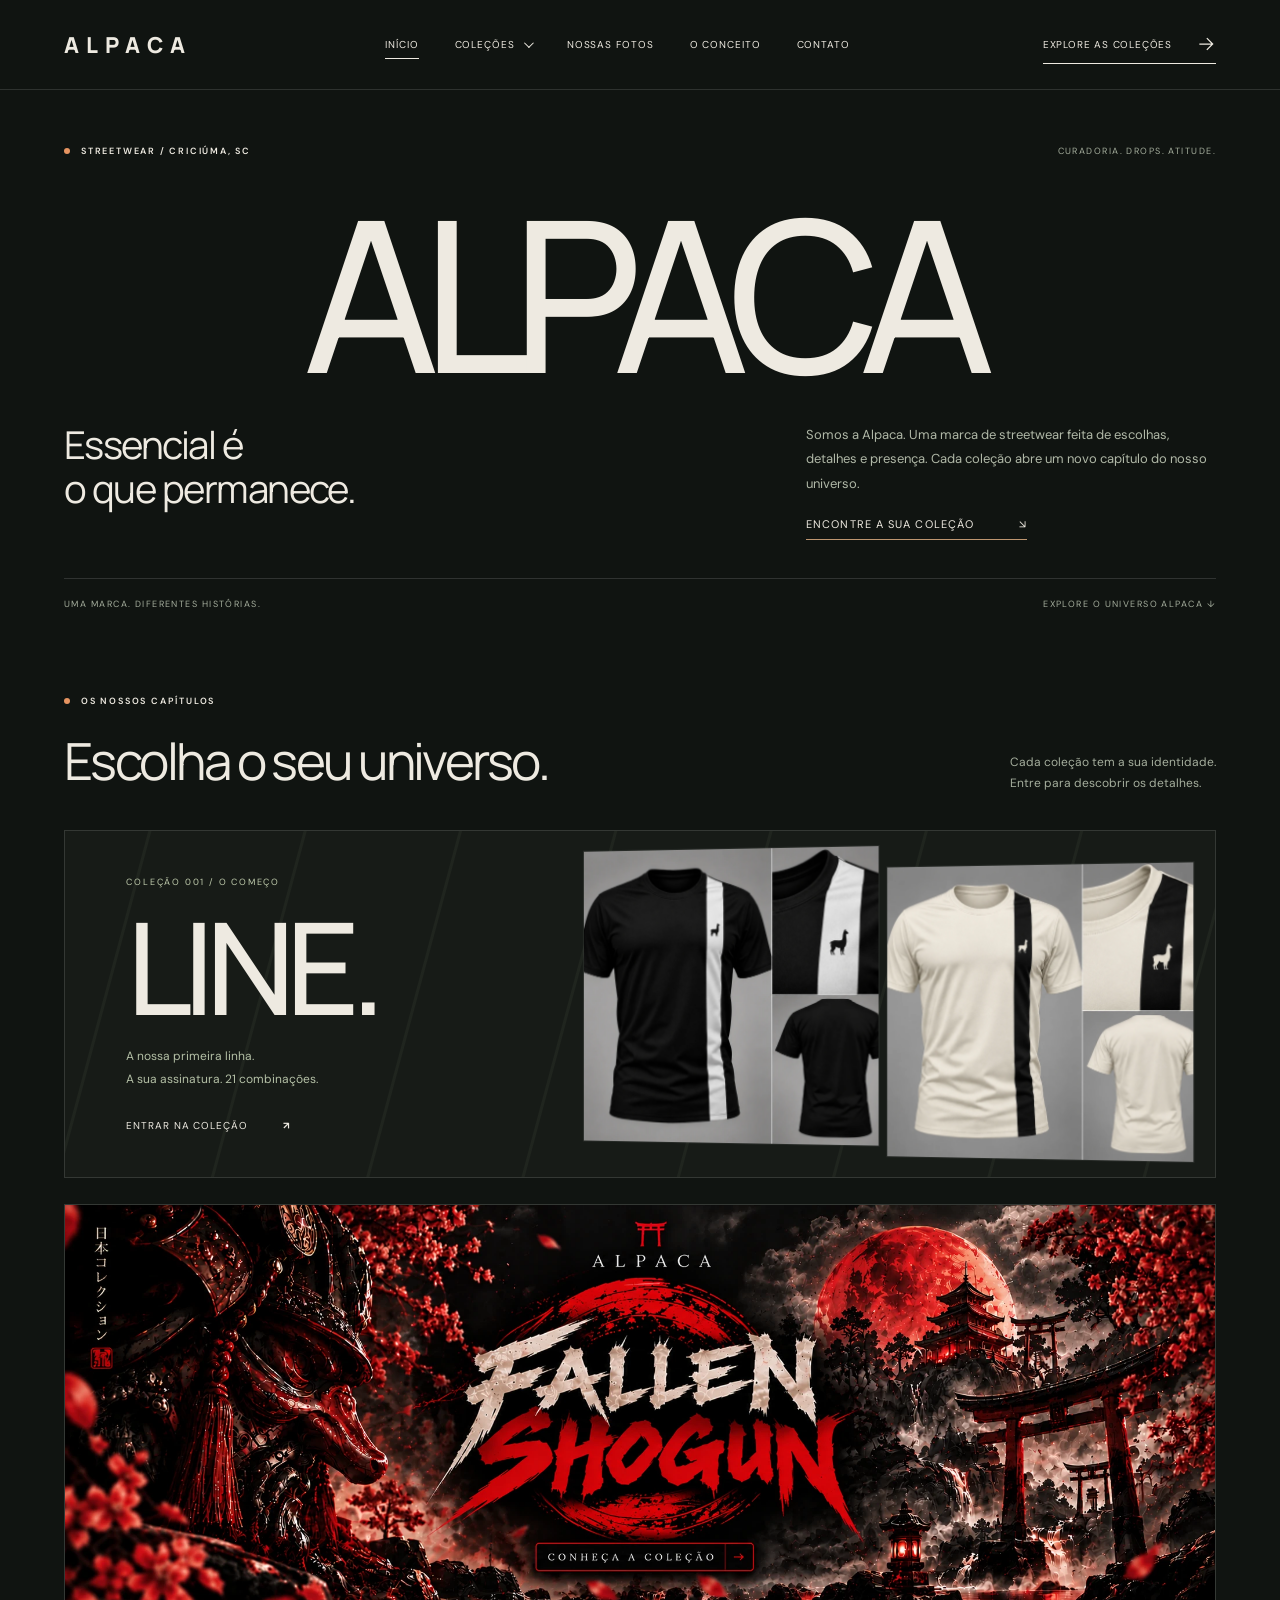
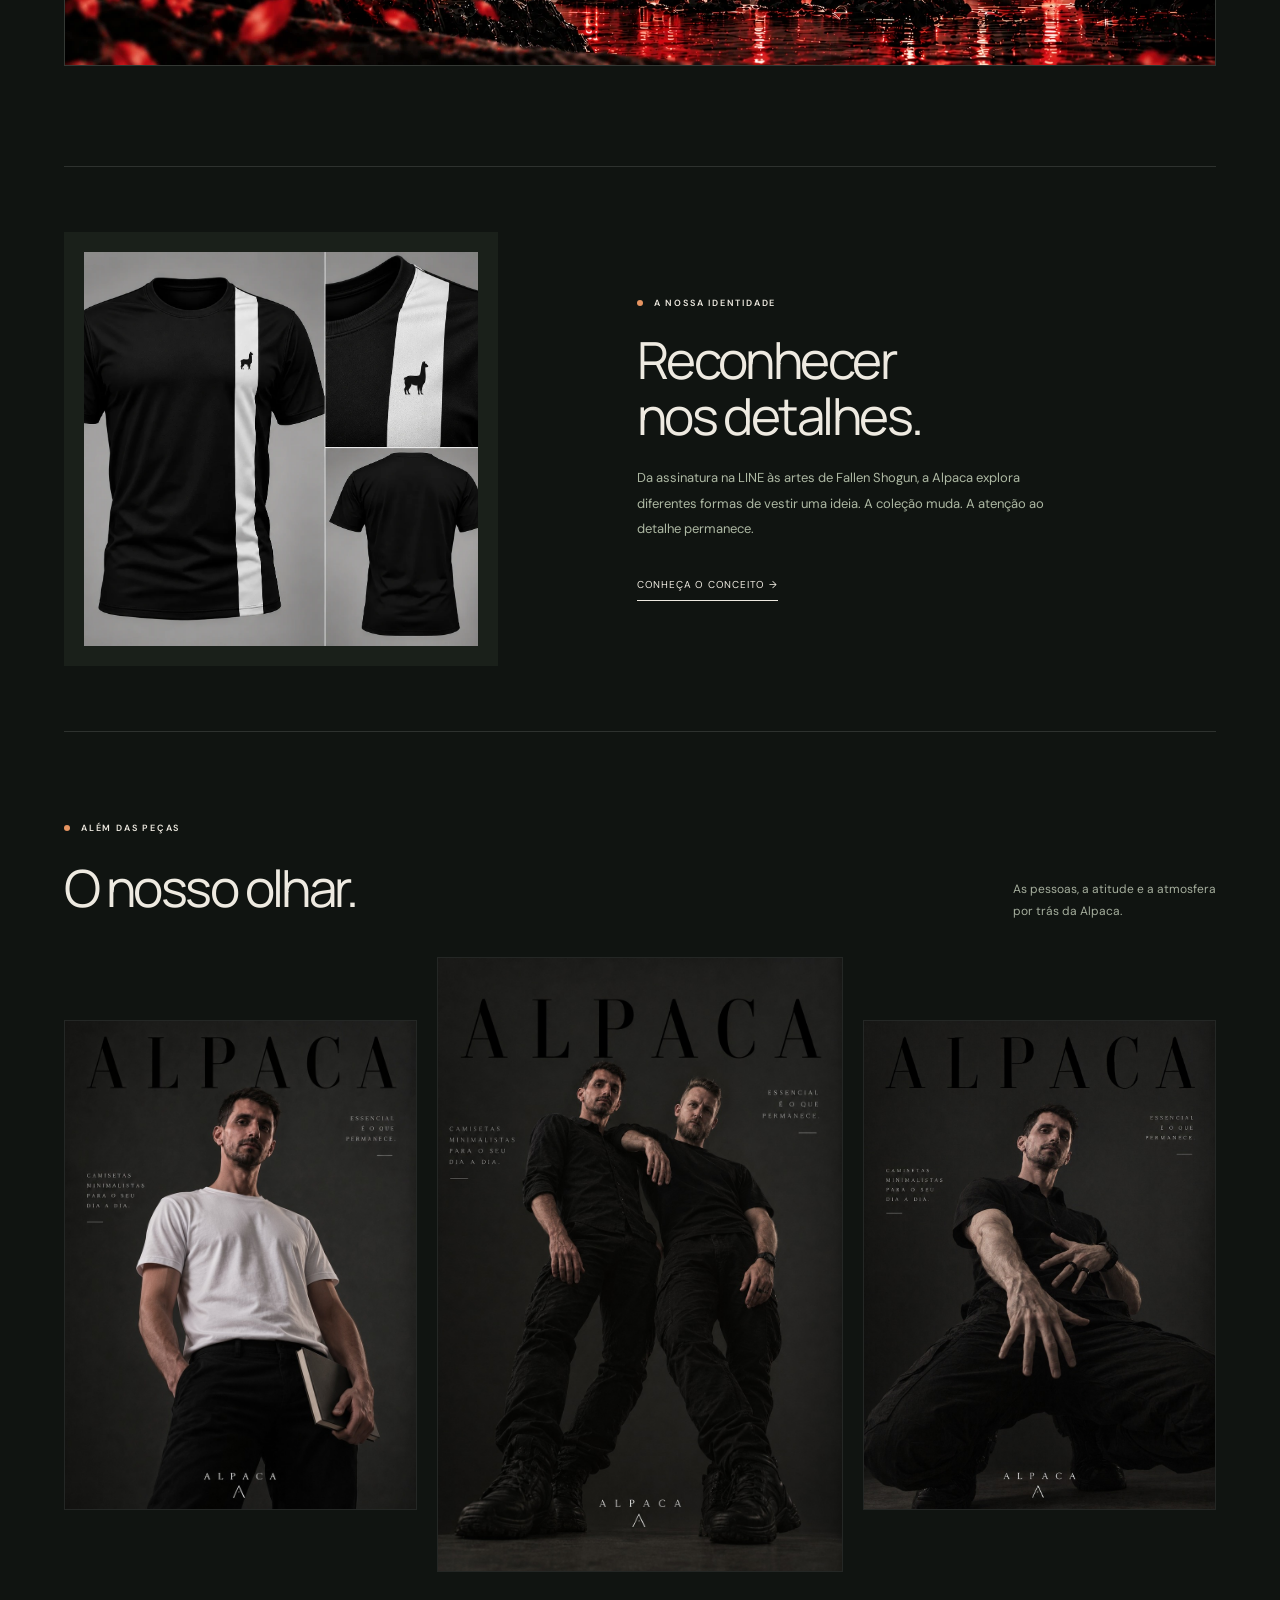
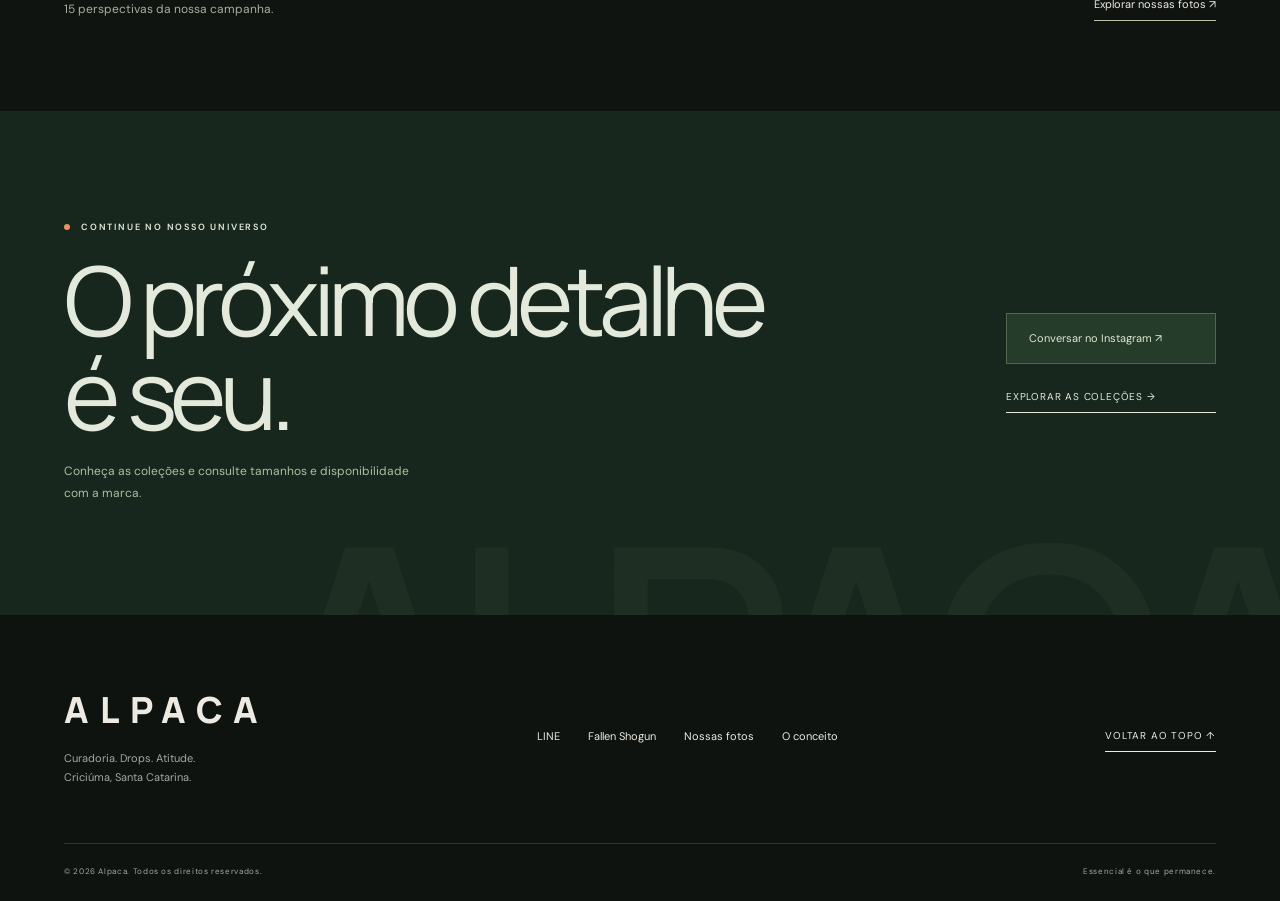
<file: index.html>
<!doctype html>
<html lang="pt-BR">
  <head>
    <meta charset="utf-8" />
    <meta name="viewport" content="width=device-width, initial-scale=1" />
    <title>ALPACA | Coleções e identidade</title>
    <meta name="description" content="Conheça a Alpaca. Explore as coleções LINE e Fallen Shogun, descubra o conceito da marca e veja as fotos da campanha." />
    <meta name="theme-color" content="#101411" />
    <link rel="canonical" href="https://mateusrampi8-bot.github.io/alpaca/" />
    <link rel="icon" type="image/svg+xml" href="favicon.svg" />
    <link rel="apple-touch-icon" href="apple-touch-icon.png" />
    <meta property="og:type" content="website" />
    <meta property="og:locale" content="pt_BR" />
    <meta property="og:site_name" content="ALPACA" />
    <meta property="og:title" content="ALPACA | Coleções e identidade" />
    <meta property="og:description" content="Conheça a Alpaca. Explore as coleções LINE e Fallen Shogun, descubra o conceito da marca e veja as fotos da campanha." />
    <meta property="og:url" content="https://mateusrampi8-bot.github.io/alpaca/" />
    <meta property="og:image" content="https://mateusrampi8-bot.github.io/alpaca/og-cover.png" />
    <meta name="twitter:card" content="summary_large_image" />
    <link rel="preconnect" href="https://fonts.googleapis.com" />
    <link rel="preconnect" href="https://fonts.gstatic.com" crossorigin />
    <link rel="stylesheet" href="assets/site.css?v=collections-2" />
    <link rel="stylesheet" href="assets/experience.css?v=collections-2" />
    <link rel="stylesheet" href="assets/home.css?v=centered-name-15" />
    <link rel="stylesheet" href="assets/collections.css?v=motion-3" />
    <script src="assets/site.js?v=collections-2" defer></script>
    <script src="assets/experience.js?v=no-degree-18" defer></script>
  </head>
  <body class="cinematic brand-home">
    <a class="skip" href="#conteudo">Pular para o conteúdo</a>

    <header class="site-header" id="top">
      <nav class="nav wrap" aria-label="Navegação principal">
        <a class="logo" href="index.html" aria-label="Alpaca, início">ALPACA</a>
        <div class="nav-links" id="nav-links">
          <a href="index.html" aria-current="page">Início</a>
          <details class="collections-menu">
            <summary>Coleções</summary>
            <div class="collections-dropdown">
              <a href="line.html" data-transition="line"><strong>LINE</strong><small>O primeiro capítulo / 21 combinações</small></a>
              <a href="fallen-shogun.html" data-transition="shogun"><strong>FALLEN SHOGUN</strong><small>Arte, tradição e presença</small></a>
            </div>
          </details>
          <a href="fotos.html?v=brand-clean-20">Nossas fotos</a>
          <a href="sobre.html">O conceito</a>
          <a href="#contato">Contato</a>
        </div>
        <a class="nav-cta" href="index.html#colecoes">Explore as coleções <svg viewBox="0 0 24 24" aria-hidden="true"><path d="M4 12h15M13 5l7 7-7 7" /></svg></a>
        <button class="menu-toggle" aria-label="Abrir menu" aria-expanded="false" aria-controls="nav-links"><span></span><span></span></button>
      </nav>
    </header>
    <main id="conteudo">
      <section class="brand-hero wrap" aria-labelledby="brand-title">
        <div class="brand-topline"><div class="eyebrow">Streetwear / Criciúma, SC</div><span>Curadoria. Drops. Atitude.</span></div>
        <div class="brand-heading"><h1 id="brand-title">ALPACA</h1></div>
        <div class="brand-hero-bottom"><h2>Essencial é<br />o que permanece.</h2><div><p>Somos a Alpaca. Uma marca de streetwear feita de escolhas, detalhes e presença. Cada coleção abre um novo capítulo do nosso universo.</p><a href="#colecoes">Encontre a sua coleção <span aria-hidden="true">↘</span></a></div></div>
        <div class="brand-hero-foot"><span>Uma marca. Diferentes histórias.</span><span>Explore o universo Alpaca ↓</span></div>
      </section>
      <section class="home-collections wrap" id="colecoes" aria-labelledby="collections-title">
        <span id="drops"></span><span id="line"></span>
        <div class="home-section-heading reveal"><div><div class="eyebrow">Os nossos capítulos</div><h2 id="collections-title">Escolha o seu universo.</h2></div><p>Cada coleção tem a sua identidade.<br />Entre para descobrir os detalhes.</p></div>
        <a class="collection-banner line-banner reveal" href="line.html" data-transition="line" aria-label="Entrar na coleção LINE">
          <div class="line-banner-copy"><small>Coleção 001 / O começo</small><h3>LINE.</h3><p>A nossa primeira linha.<br />A sua assinatura. 21 combinações.</p><span>Entrar na coleção <b aria-hidden="true">↗</b></span></div>
          <div class="line-banner-art"><img src="img/line/line-15.webp" width="1312" height="1199" alt="Camiseta LINE preta com faixa branca e símbolo Alpaca" fetchpriority="high" /><img src="img/line/line-20.webp" width="1312" height="1199" alt="Camiseta LINE marfim com faixa preta" /></div>
        </a>
        <a class="collection-banner reveal" href="fallen-shogun.html" data-transition="shogun" aria-label="Entrar na coleção Fallen Shogun"><div class="shogun-home-art"><img src="img/fallen-shogun/banner.webp" width="1983" height="793" alt="Banner Fallen Shogun com samurai, lua vermelha e sakura" loading="lazy" /></div></a>
      </section>
      <section class="home-identity wrap" aria-labelledby="identity-title"><div class="identity-art reveal"><img src="img/line/line-15.webp" width="1312" height="1199" alt="O símbolo da alpaca aplicado à faixa branca da camiseta LINE" loading="lazy" /></div><div class="reveal"><div class="eyebrow">A nossa identidade</div><h2 id="identity-title">Reconhecer<br />nos detalhes.</h2><p>Da assinatura na LINE às artes de Fallen Shogun, a Alpaca explora diferentes formas de vestir uma ideia. A coleção muda. A atenção ao detalhe permanece.</p><a class="text-link" href="sobre.html">Conheça o conceito →</a></div></section>
      <section class="home-photos wrap" aria-labelledby="home-photos-title"><div class="home-section-heading reveal"><div><div class="eyebrow">Além das peças</div><h2 id="home-photos-title">O nosso olhar.</h2></div><p>As pessoas, a atitude e a atmosfera<br />por trás da Alpaca.</p></div><a href="fotos.html?v=brand-clean-20" class="home-photos-grid" aria-label="Ver todas as fotos da campanha Alpaca"><img class="reveal" src="img/campanha/alpaca-03.jpg" width="832" height="1248" alt="Modelo Alpaca de camiseta branca com um livro" loading="lazy" /><img class="reveal" src="img/campanha/alpaca-10.jpg" width="832" height="1248" alt="Dois modelos de camisetas pretas na campanha Alpaca" loading="lazy" /><img class="reveal" src="img/campanha/alpaca-09.jpg" width="832" height="1248" alt="Retrato da campanha Alpaca" loading="lazy" /></a><div class="home-photos-link"><p>15 perspectivas da nossa campanha.</p><a href="fotos.html?v=brand-clean-20">Explorar nossas fotos ↗</a></div></section>
      <section class="contact" id="contato"><div class="wrap contact-inner"><div><div class="eyebrow">Continue no nosso universo</div><h2>O próximo detalhe<br />é seu.</h2><p>Conheça as coleções e consulte tamanhos e disponibilidade com a marca.</p></div><div class="contact-links"><a class="button" href="https://instagram.com/veltrix_conceito" target="_blank" rel="noopener noreferrer">Conversar no Instagram ↗</a><a class="text-link" href="index.html#colecoes">Explorar as coleções →</a></div></div></section>
    </main>
    <footer class="site-footer"><div class="wrap"><div class="footer-top"><div><a class="logo" href="index.html">ALPACA</a><p style="margin-top:15px">Curadoria. Drops. Atitude.<br />Criciúma, Santa Catarina.</p></div><div class="footer-nav"><a href="line.html" data-transition="line">LINE</a><a href="fallen-shogun.html" data-transition="shogun">Fallen Shogun</a><a href="fotos.html?v=brand-clean-20">Nossas fotos</a><a href="sobre.html">O conceito</a></div><a class="text-link" href="#top">Voltar ao topo ↑</a></div><div class="footer-bottom"><span>© 2026 Alpaca. Todos os direitos reservados.</span><span>Essencial é o que permanece.</span></div></div></footer>
    <dialog class="dialog" aria-labelledby="preview-title">
      <button class="dialog-close" aria-label="Fechar visualização" autofocus>
        ×
      </button>
      <div class="dialog-content">
        <img class="dialog-image" id="preview-image" alt="" />
        <div class="dialog-copy">
          <div class="eyebrow">Alpaca / Em detalhe</div>
          <h2 id="preview-title"></h2>
          <p id="preview-description"></p>
          <a
            class="text-link"
            href="#contato"
            onclick="this.closest('dialog').close()"
            >Acompanhar a marca
            <svg viewBox="0 0 24 24" aria-hidden="true">
              <path d="M4 12h15M13 5l7 7-7 7" /></svg
          ></a>
          <div class="dialog-nav">
            <button data-prev aria-label="Imagem anterior">← Anterior</button
            ><span id="preview-counter" aria-live="polite"></span
            ><button data-next aria-label="Próxima imagem">Próxima →</button>
          </div>
        </div>
      </div>
    </dialog>
    <div class="page-curtain" aria-hidden="true">
      <div class="transition-lines"><i style="--width:5vw;--delay:0.0s"></i><i style="--width:12vw;--delay:0.055s"></i><i style="--width:3vw;--delay:0.11s"></i><i style="--width:9vw;--delay:0.165s"></i><i style="--width:2vw;--delay:0.22s"></i><i style="--width:6vw;--delay:0.275s"></i><i style="--width:4vw;--delay:0.33s"></i><i style="--width:10vw;--delay:0.385s"></i></div>
      <div class="transition-japan"><div class="transition-sun"></div><div class="transition-torii"><b></b><b></b></div><div class="transition-petals"><i style="--left:0%;--delay:0.0s"></i><i style="--left:10%;--delay:-0.1s"></i><i style="--left:20%;--delay:-0.2s"></i><i style="--left:30%;--delay:-0.30000000000000004s"></i><i style="--left:40%;--delay:-0.4s"></i><i style="--left:50%;--delay:-0.5s"></i><i style="--left:60%;--delay:-0.6000000000000001s"></i><i style="--left:70%;--delay:-0.7000000000000001s"></i><i style="--left:80%;--delay:-0.8s"></i><i style="--left:90%;--delay:-0.9s"></i><i style="--left:100%;--delay:-1.0s"></i><i style="--left:110%;--delay:-1.1s"></i></div></div>
      <div class="transition-label"><small>ALPACA / ENTRE NO NOSSO UNIVERSO</small><strong>ALPACA</strong></div>
    </div>
  </body>
</html>
</file>
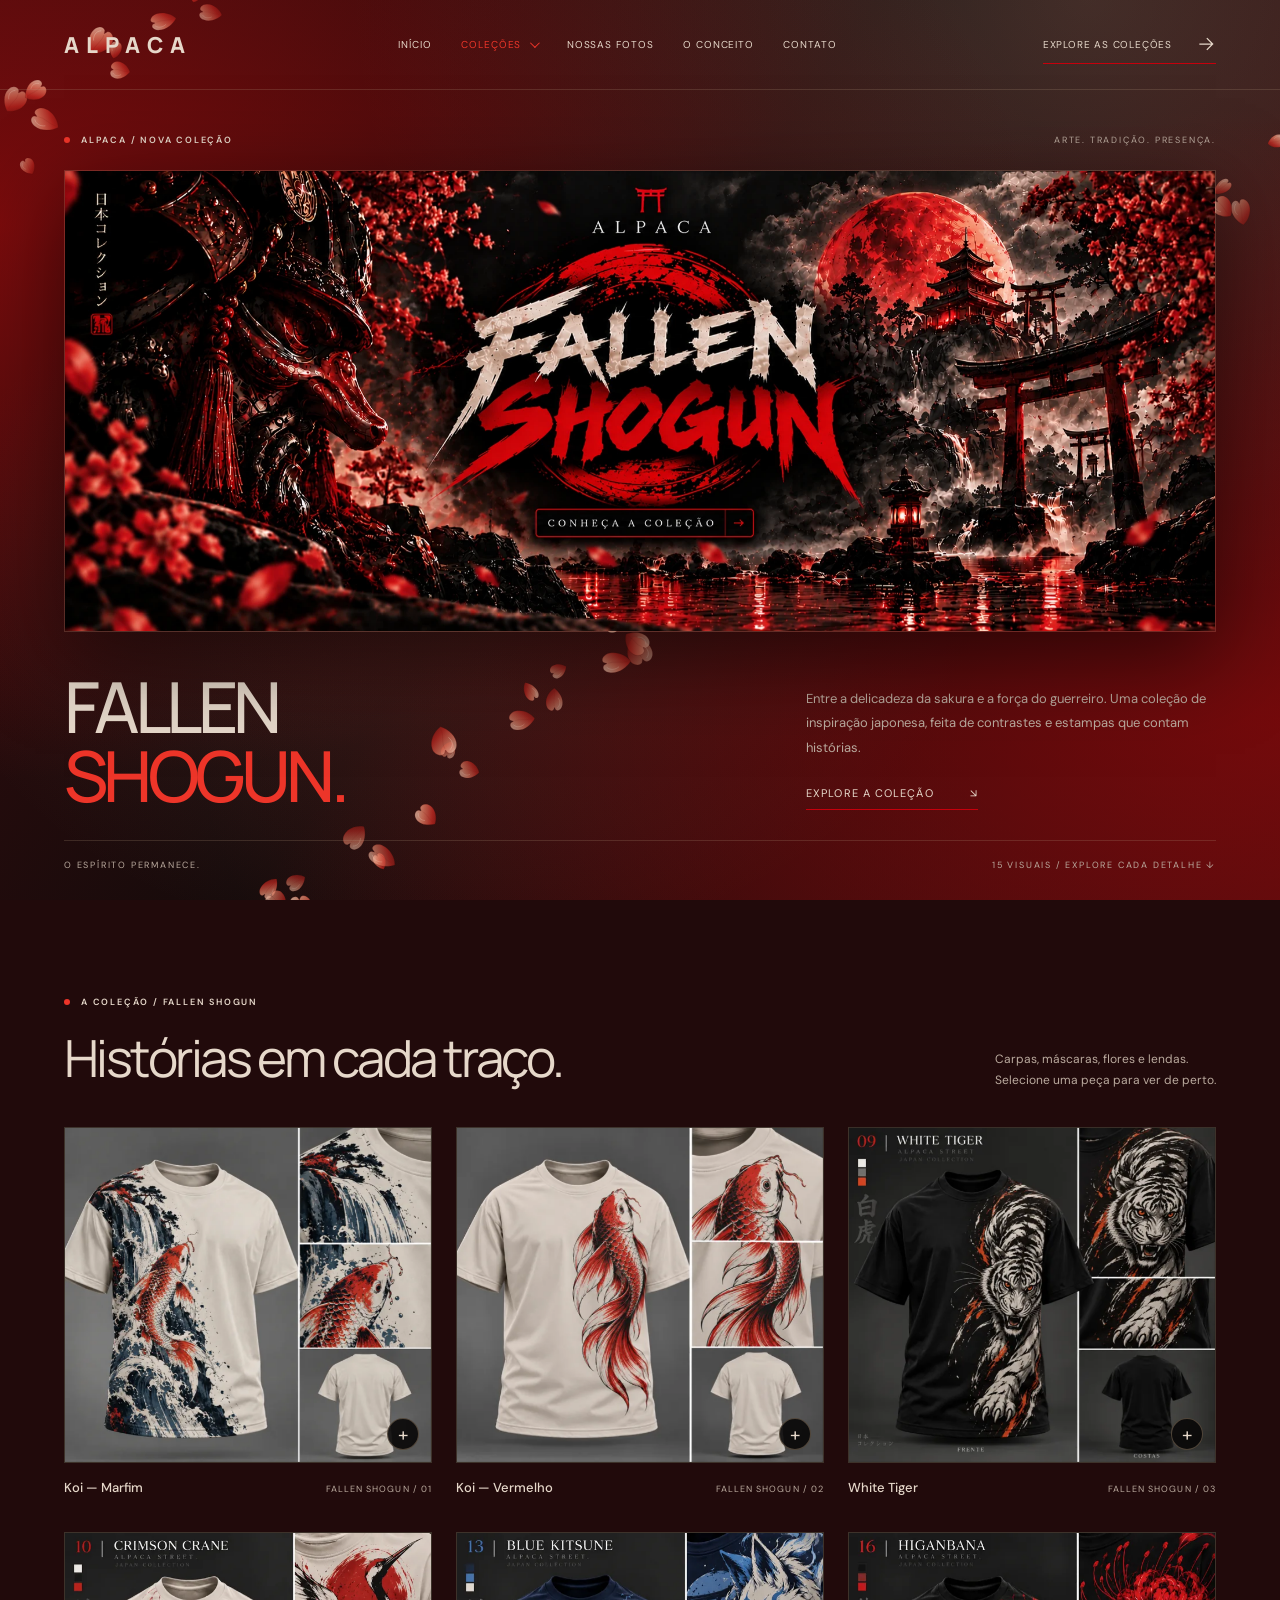
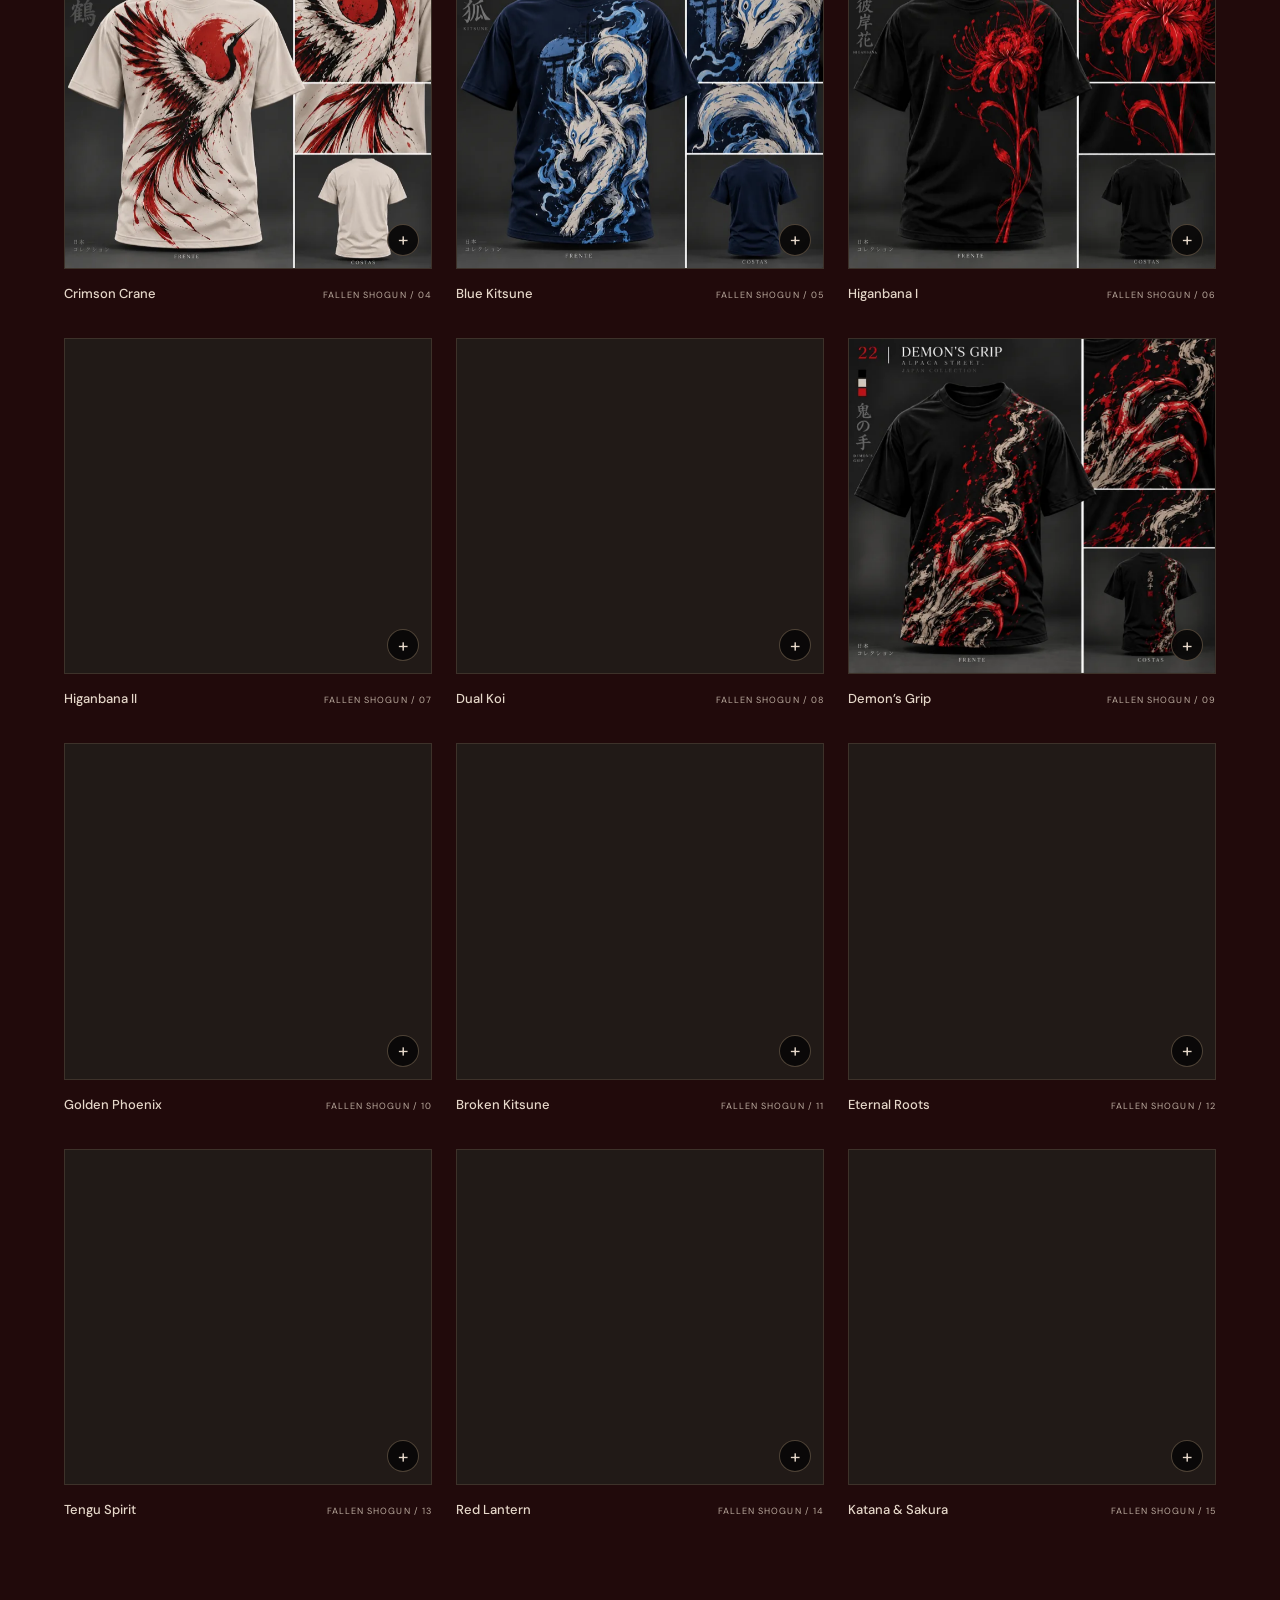
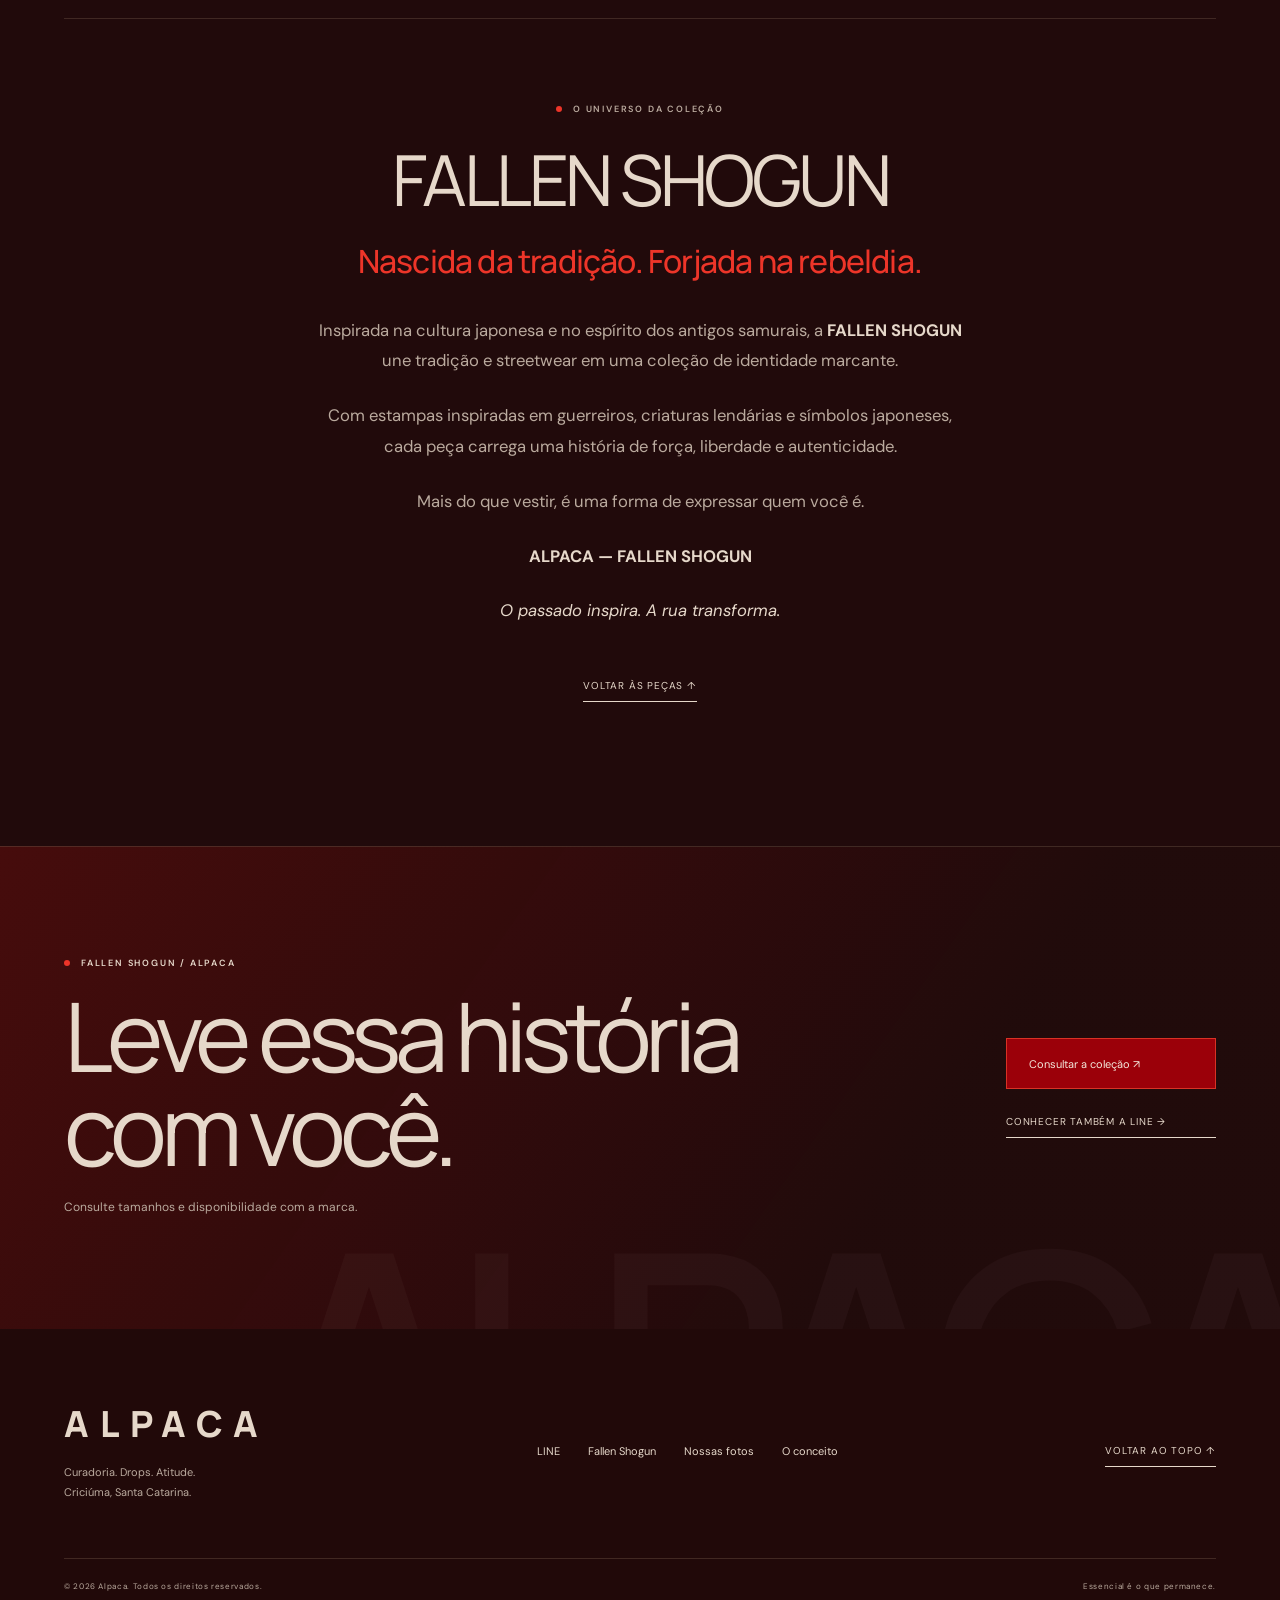
<file: fallen-shogun.html>
<!doctype html>
<html lang="pt-BR">
  <head>
    <meta charset="utf-8" />
    <meta name="viewport" content="width=device-width, initial-scale=1" />
    <title>Fallen Shogun | ALPACA</title>
    <meta name="description" content="Conheça Fallen Shogun, a nova coleção Alpaca. Estampas de inspiração japonesa, detalhes intensos e uma nova perspectiva para o streetwear." />
    <meta name="theme-color" content="#380c0e" />
    <link rel="canonical" href="https://mateusrampi8-bot.github.io/alpaca/fallen-shogun.html" />
    <link rel="icon" type="image/svg+xml" href="favicon.svg" />
    <link rel="apple-touch-icon" href="apple-touch-icon.png" />
    <meta property="og:type" content="website" />
    <meta property="og:locale" content="pt_BR" />
    <meta property="og:site_name" content="ALPACA" />
    <meta property="og:title" content="Fallen Shogun | ALPACA" />
    <meta property="og:description" content="Uma nova coleção. Uma nova perspectiva. Explore o universo Fallen Shogun da Alpaca." />
    <meta property="og:url" content="https://mateusrampi8-bot.github.io/alpaca/fallen-shogun.html" />
    <meta property="og:image" content="https://mateusrampi8-bot.github.io/alpaca/img/fallen-shogun/banner.webp" />
    <meta name="twitter:card" content="summary_large_image" />
    <link rel="preconnect" href="https://fonts.googleapis.com" />
    <link rel="preconnect" href="https://fonts.gstatic.com" crossorigin />
    <link rel="stylesheet" href="assets/site.css?v=always-on" />
    <link rel="stylesheet" href="assets/experience.css?v=always-on" />
    <link rel="stylesheet" href="assets/fallen-shogun.css?v=shogun-text-17" />
    <script src="assets/site.js?v=collections-2" defer></script>
    <script src="assets/experience.js?v=no-degree-18" defer></script>
    <script src="assets/fallen-shogun.js?v=banner-palette-10" defer></script>
    <link rel="stylesheet" href="assets/collections.css?v=motion-3" />
  </head>
  <body class="cinematic shogun">
    <a class="skip" href="#conteudo">Pular para o conteúdo</a>
    <div class="sakura-field" aria-hidden="true">
      <i class="sakura-petal" style="--left:0.00%;--size:12px;--opacity:0.42;--duration:12s;--delay:-1.80s"></i>
      <i class="sakura-petal" style="--left:37.70%;--size:15px;--opacity:0.51;--duration:14s;--delay:-10.75s"></i>
      <i class="sakura-petal" style="--left:75.40%;--size:18px;--opacity:0.60;--duration:16s;--delay:-6.18s"></i>
      <i class="sakura-petal" style="--left:13.10%;--size:21px;--opacity:0.69;--duration:18s;--delay:-0.07s"></i>
      <i class="sakura-petal" style="--left:50.80%;--size:24px;--opacity:0.42;--duration:20s;--delay:-12.44s"></i>
      <i class="sakura-petal" style="--left:88.50%;--size:12px;--opacity:0.51;--duration:22s;--delay:-5.28s"></i>
      <i class="sakura-petal" style="--left:26.20%;--size:15px;--opacity:0.60;--duration:24s;--delay:-20.60s"></i>
      <i class="sakura-petal" style="--left:63.90%;--size:18px;--opacity:0.69;--duration:12s;--delay:-5.71s"></i>
      <i class="sakura-petal" style="--left:1.60%;--size:21px;--opacity:0.42;--duration:14s;--delay:-1.32s"></i>
      <i class="sakura-petal" style="--left:39.30%;--size:24px;--opacity:0.51;--duration:16s;--delay:-11.40s"></i>
      <i class="sakura-petal" style="--left:77.00%;--size:12px;--opacity:0.60;--duration:18s;--delay:-5.95s"></i>
      <i class="sakura-petal" style="--left:14.70%;--size:15px;--opacity:0.69;--duration:20s;--delay:-18.97s"></i>
      <i class="sakura-petal" style="--left:52.40%;--size:18px;--opacity:0.42;--duration:22s;--delay:-12.46s"></i>
      <i class="sakura-petal" style="--left:90.10%;--size:21px;--opacity:0.51;--duration:24s;--delay:-4.43s"></i>
      <i class="sakura-petal" style="--left:27.80%;--size:24px;--opacity:0.60;--duration:12s;--delay:-9.63s"></i>
      <i class="sakura-petal" style="--left:65.50%;--size:12px;--opacity:0.69;--duration:14s;--delay:-5.89s"></i>
      <i class="sakura-petal" style="--left:3.20%;--size:15px;--opacity:0.42;--duration:16s;--delay:-0.62s"></i>
      <i class="sakura-petal" style="--left:40.90%;--size:18px;--opacity:0.51;--duration:18s;--delay:-11.82s"></i>
      <i class="sakura-petal" style="--left:78.60%;--size:21px;--opacity:0.60;--duration:20s;--delay:-5.49s"></i>
      <i class="sakura-petal" style="--left:16.30%;--size:24px;--opacity:0.69;--duration:22s;--delay:-19.64s"></i>
      <i class="sakura-petal" style="--left:54.00%;--size:12px;--opacity:0.42;--duration:24s;--delay:-12.26s"></i>
      <i class="sakura-petal" style="--left:91.70%;--size:15px;--opacity:0.51;--duration:12s;--delay:-1.54s"></i>
      <i class="sakura-petal" style="--left:29.40%;--size:18px;--opacity:0.60;--duration:14s;--delay:-10.45s"></i>
      <i class="sakura-petal" style="--left:67.10%;--size:21px;--opacity:0.69;--duration:16s;--delay:-5.84s"></i>
      <i class="sakura-petal" style="--left:4.80%;--size:24px;--opacity:0.42;--duration:18s;--delay:-17.69s"></i>
      <i class="sakura-petal" style="--left:42.50%;--size:12px;--opacity:0.51;--duration:20s;--delay:-12.02s"></i>
      <i class="sakura-petal" style="--left:80.20%;--size:15px;--opacity:0.60;--duration:22s;--delay:-4.82s"></i>
      <i class="sakura-petal" style="--left:17.90%;--size:18px;--opacity:0.69;--duration:24s;--delay:-20.09s"></i>
      <i class="sakura-petal" style="--left:55.60%;--size:21px;--opacity:0.42;--duration:12s;--delay:-5.46s"></i>
      <i class="sakura-petal" style="--left:93.30%;--size:24px;--opacity:0.51;--duration:14s;--delay:-1.02s"></i>
      <i class="sakura-petal" style="--left:31.00%;--size:12px;--opacity:0.60;--duration:16s;--delay:-11.06s"></i>
      <i class="sakura-petal" style="--left:68.70%;--size:15px;--opacity:0.69;--duration:18s;--delay:-5.56s"></i>
      <i class="sakura-petal" style="--left:6.40%;--size:18px;--opacity:0.42;--duration:20s;--delay:-18.54s"></i>
      <i class="sakura-petal" style="--left:44.10%;--size:21px;--opacity:0.51;--duration:22s;--delay:-11.99s"></i>
      <i class="sakura-petal" style="--left:81.80%;--size:24px;--opacity:0.60;--duration:24s;--delay:-3.92s"></i>
      <i class="sakura-petal" style="--left:19.50%;--size:12px;--opacity:0.69;--duration:12s;--delay:-9.37s"></i>
      <i class="sakura-petal" style="--left:57.20%;--size:15px;--opacity:0.42;--duration:14s;--delay:-5.59s"></i>
      <i class="sakura-petal" style="--left:94.90%;--size:18px;--opacity:0.51;--duration:16s;--delay:-0.28s"></i>
      <i class="sakura-petal" style="--left:32.60%;--size:21px;--opacity:0.60;--duration:18s;--delay:-11.44s"></i>
      <i class="sakura-petal" style="--left:70.30%;--size:24px;--opacity:0.69;--duration:20s;--delay:-5.07s"></i>
      <i class="sakura-petal" style="--left:8.00%;--size:12px;--opacity:0.42;--duration:22s;--delay:-19.17s"></i>
      <i class="sakura-petal" style="--left:45.70%;--size:15px;--opacity:0.51;--duration:24s;--delay:-11.75s"></i>
    </div>
    <header class="site-header" id="top">
      <nav class="nav wrap" aria-label="Navegação principal">
        <a class="logo" href="index.html" aria-label="Alpaca, início">ALPACA</a>
        <div class="nav-links" id="nav-links">
          <a href="index.html">Início</a>
          <details class="collections-menu has-current">
            <summary>Coleções</summary>
            <div class="collections-dropdown">
              <a href="line.html" data-transition="line"><strong>LINE</strong><small>O primeiro capítulo / 21 combinações</small></a>
              <a href="fallen-shogun.html" data-transition="shogun" aria-current="page"><strong>FALLEN SHOGUN</strong><small>Arte, tradição e presença</small></a>
            </div>
          </details>
          <a href="fotos.html?v=brand-clean-20">Nossas fotos</a>
          <a href="sobre.html">O conceito</a>
          <a href="#contato">Contato</a>
        </div>
        <a class="nav-cta" href="index.html#colecoes">Explore as coleções <svg viewBox="0 0 24 24" aria-hidden="true"><path d="M4 12h15M13 5l7 7-7 7" /></svg></a>
        <button class="menu-toggle" aria-label="Abrir menu" aria-expanded="false" aria-controls="nav-links"><span></span><span></span></button>
      </nav>
    </header>
    <main id="conteudo">
      <section class="shogun-hero wrap" aria-labelledby="shogun-title">
        <div class="shogun-overline"><div class="eyebrow">Alpaca / Nova coleção</div><span>Arte. Tradição. Presença.</span></div>
        <div class="shogun-banner-frame"><div class="shogun-banner"><img src="img/fallen-shogun/banner.webp" width="1983" height="793" alt="Banner Fallen Shogun: samurai, lua vermelha e cenário japonês com flores de sakura" fetchpriority="high" /></div></div>
        <div class="shogun-intro">
          <h1 id="shogun-title">Fallen<br /><span>Shogun.</span></h1>
          <div class="shogun-intro-copy"><p>Entre a delicadeza da sakura e a força do guerreiro. Uma coleção de inspiração japonesa, feita de contrastes e estampas que contam histórias.</p><a href="#colecao">Explore a coleção <span aria-hidden="true">↘</span></a></div>
        </div>
        <div class="shogun-hero-foot"><span>O espírito permanece.</span><span>15 visuais / Explore cada detalhe ↓</span></div>
      </section>
      <section class="shogun-collection wrap" id="colecao" aria-labelledby="collection-title">
        <div class="shogun-heading shogun-reveal"><div><div class="eyebrow">A coleção / Fallen Shogun</div><h2 id="collection-title">Histórias em cada traço.</h2></div><p>Carpas, máscaras, flores e lendas.<br />Selecione uma peça para ver de perto.</p></div>
        <div class="shogun-grid">
          <article class="shogun-card shogun-reveal">
            <button type="button" data-preview="img/fallen-shogun/koi-marfim.webp" data-group="shogun" data-title="Koi — Marfim" data-description="Fallen Shogun / Alpaca. Explore a estampa e os detalhes da peça. Consulte a marca para tamanhos e disponibilidade." aria-label="Ampliar Koi — Marfim">
              <span class="shogun-card-art"><img src="img/fallen-shogun/koi-marfim-thumb.webp" width="660" height="603" alt="Camiseta Koi — Marfim da coleção Fallen Shogun, com detalhes da estampa" loading="lazy" decoding="async" /><span class="shogun-card-zoom" aria-hidden="true">+</span></span>
              <span class="shogun-card-copy"><strong>Koi — Marfim</strong><small>FALLEN SHOGUN / 01</small></span>
            </button>
          </article>
          <article class="shogun-card shogun-reveal">
            <button type="button" data-preview="img/fallen-shogun/koi-vermelho.webp" data-group="shogun" data-title="Koi — Vermelho" data-description="Fallen Shogun / Alpaca. Explore a estampa e os detalhes da peça. Consulte a marca para tamanhos e disponibilidade." aria-label="Ampliar Koi — Vermelho">
              <span class="shogun-card-art"><img src="img/fallen-shogun/koi-vermelho-thumb.webp" width="660" height="603" alt="Camiseta Koi — Vermelho da coleção Fallen Shogun, com detalhes da estampa" loading="lazy" decoding="async" /><span class="shogun-card-zoom" aria-hidden="true">+</span></span>
              <span class="shogun-card-copy"><strong>Koi — Vermelho</strong><small>FALLEN SHOGUN / 02</small></span>
            </button>
          </article>
          <article class="shogun-card shogun-reveal">
            <button type="button" data-preview="img/fallen-shogun/white-tiger.webp" data-group="shogun" data-title="White Tiger" data-description="Fallen Shogun / Alpaca. Explore a estampa e os detalhes da peça. Consulte a marca para tamanhos e disponibilidade." aria-label="Ampliar White Tiger">
              <span class="shogun-card-art"><img src="img/fallen-shogun/white-tiger-thumb.webp" width="660" height="603" alt="Camiseta White Tiger da coleção Fallen Shogun, com detalhes da estampa" loading="lazy" decoding="async" /><span class="shogun-card-zoom" aria-hidden="true">+</span></span>
              <span class="shogun-card-copy"><strong>White Tiger</strong><small>FALLEN SHOGUN / 03</small></span>
            </button>
          </article>
          <article class="shogun-card shogun-reveal">
            <button type="button" data-preview="img/fallen-shogun/crimson-crane.webp" data-group="shogun" data-title="Crimson Crane" data-description="Fallen Shogun / Alpaca. Explore a estampa e os detalhes da peça. Consulte a marca para tamanhos e disponibilidade." aria-label="Ampliar Crimson Crane">
              <span class="shogun-card-art"><img src="img/fallen-shogun/crimson-crane-thumb.webp" width="660" height="603" alt="Camiseta Crimson Crane da coleção Fallen Shogun, com detalhes da estampa" loading="lazy" decoding="async" /><span class="shogun-card-zoom" aria-hidden="true">+</span></span>
              <span class="shogun-card-copy"><strong>Crimson Crane</strong><small>FALLEN SHOGUN / 04</small></span>
            </button>
          </article>
          <article class="shogun-card shogun-reveal">
            <button type="button" data-preview="img/fallen-shogun/blue-kitsune.webp" data-group="shogun" data-title="Blue Kitsune" data-description="Fallen Shogun / Alpaca. Explore a estampa e os detalhes da peça. Consulte a marca para tamanhos e disponibilidade." aria-label="Ampliar Blue Kitsune">
              <span class="shogun-card-art"><img src="img/fallen-shogun/blue-kitsune-thumb.webp" width="660" height="603" alt="Camiseta Blue Kitsune da coleção Fallen Shogun, com detalhes da estampa" loading="lazy" decoding="async" /><span class="shogun-card-zoom" aria-hidden="true">+</span></span>
              <span class="shogun-card-copy"><strong>Blue Kitsune</strong><small>FALLEN SHOGUN / 05</small></span>
            </button>
          </article>
          <article class="shogun-card shogun-reveal">
            <button type="button" data-preview="img/fallen-shogun/higanbana-01.webp" data-group="shogun" data-title="Higanbana I" data-description="Fallen Shogun / Alpaca. Explore a estampa e os detalhes da peça. Consulte a marca para tamanhos e disponibilidade." aria-label="Ampliar Higanbana I">
              <span class="shogun-card-art"><img src="img/fallen-shogun/higanbana-01-thumb.webp" width="660" height="603" alt="Camiseta Higanbana I da coleção Fallen Shogun, com detalhes da estampa" loading="lazy" decoding="async" /><span class="shogun-card-zoom" aria-hidden="true">+</span></span>
              <span class="shogun-card-copy"><strong>Higanbana I</strong><small>FALLEN SHOGUN / 06</small></span>
            </button>
          </article>
          <article class="shogun-card shogun-reveal">
            <button type="button" data-preview="img/fallen-shogun/higanbana-02.webp" data-group="shogun" data-title="Higanbana II" data-description="Fallen Shogun / Alpaca. Explore a estampa e os detalhes da peça. Consulte a marca para tamanhos e disponibilidade." aria-label="Ampliar Higanbana II">
              <span class="shogun-card-art"><img src="img/fallen-shogun/higanbana-02-thumb.webp" width="660" height="603" alt="Camiseta Higanbana II da coleção Fallen Shogun, com detalhes da estampa" loading="lazy" decoding="async" /><span class="shogun-card-zoom" aria-hidden="true">+</span></span>
              <span class="shogun-card-copy"><strong>Higanbana II</strong><small>FALLEN SHOGUN / 07</small></span>
            </button>
          </article>
          <article class="shogun-card shogun-reveal">
            <button type="button" data-preview="img/fallen-shogun/dual-koi.webp" data-group="shogun" data-title="Dual Koi" data-description="Fallen Shogun / Alpaca. Explore a estampa e os detalhes da peça. Consulte a marca para tamanhos e disponibilidade." aria-label="Ampliar Dual Koi">
              <span class="shogun-card-art"><img src="img/fallen-shogun/dual-koi-thumb.webp" width="660" height="603" alt="Camiseta Dual Koi da coleção Fallen Shogun, com detalhes da estampa" loading="lazy" decoding="async" /><span class="shogun-card-zoom" aria-hidden="true">+</span></span>
              <span class="shogun-card-copy"><strong>Dual Koi</strong><small>FALLEN SHOGUN / 08</small></span>
            </button>
          </article>
          <article class="shogun-card shogun-reveal">
            <button type="button" data-preview="img/fallen-shogun/demons-grip.webp" data-group="shogun" data-title="Demon’s Grip" data-description="Fallen Shogun / Alpaca. Explore a estampa e os detalhes da peça. Consulte a marca para tamanhos e disponibilidade." aria-label="Ampliar Demon’s Grip">
              <span class="shogun-card-art"><img src="img/fallen-shogun/demons-grip-thumb.webp" width="660" height="603" alt="Camiseta Demon’s Grip da coleção Fallen Shogun, com detalhes da estampa" loading="lazy" decoding="async" /><span class="shogun-card-zoom" aria-hidden="true">+</span></span>
              <span class="shogun-card-copy"><strong>Demon’s Grip</strong><small>FALLEN SHOGUN / 09</small></span>
            </button>
          </article>
          <article class="shogun-card shogun-reveal">
            <button type="button" data-preview="img/fallen-shogun/golden-phoenix.webp" data-group="shogun" data-title="Golden Phoenix" data-description="Fallen Shogun / Alpaca. Explore a estampa e os detalhes da peça. Consulte a marca para tamanhos e disponibilidade." aria-label="Ampliar Golden Phoenix">
              <span class="shogun-card-art"><img src="img/fallen-shogun/golden-phoenix-thumb.webp" width="660" height="603" alt="Camiseta Golden Phoenix da coleção Fallen Shogun, com detalhes da estampa" loading="lazy" decoding="async" /><span class="shogun-card-zoom" aria-hidden="true">+</span></span>
              <span class="shogun-card-copy"><strong>Golden Phoenix</strong><small>FALLEN SHOGUN / 10</small></span>
            </button>
          </article>
          <article class="shogun-card shogun-reveal">
            <button type="button" data-preview="img/fallen-shogun/broken-kitsune.webp" data-group="shogun" data-title="Broken Kitsune" data-description="Fallen Shogun / Alpaca. Explore a estampa e os detalhes da peça. Consulte a marca para tamanhos e disponibilidade." aria-label="Ampliar Broken Kitsune">
              <span class="shogun-card-art"><img src="img/fallen-shogun/broken-kitsune-thumb.webp" width="660" height="603" alt="Camiseta Broken Kitsune da coleção Fallen Shogun, com detalhes da estampa" loading="lazy" decoding="async" /><span class="shogun-card-zoom" aria-hidden="true">+</span></span>
              <span class="shogun-card-copy"><strong>Broken Kitsune</strong><small>FALLEN SHOGUN / 11</small></span>
            </button>
          </article>
          <article class="shogun-card shogun-reveal">
            <button type="button" data-preview="img/fallen-shogun/eternal-roots.webp" data-group="shogun" data-title="Eternal Roots" data-description="Fallen Shogun / Alpaca. Explore a estampa e os detalhes da peça. Consulte a marca para tamanhos e disponibilidade." aria-label="Ampliar Eternal Roots">
              <span class="shogun-card-art"><img src="img/fallen-shogun/eternal-roots-thumb.webp" width="660" height="603" alt="Camiseta Eternal Roots da coleção Fallen Shogun, com detalhes da estampa" loading="lazy" decoding="async" /><span class="shogun-card-zoom" aria-hidden="true">+</span></span>
              <span class="shogun-card-copy"><strong>Eternal Roots</strong><small>FALLEN SHOGUN / 12</small></span>
            </button>
          </article>
          <article class="shogun-card shogun-reveal">
            <button type="button" data-preview="img/fallen-shogun/tengu-spirit.webp" data-group="shogun" data-title="Tengu Spirit" data-description="Fallen Shogun / Alpaca. Explore a estampa e os detalhes da peça. Consulte a marca para tamanhos e disponibilidade." aria-label="Ampliar Tengu Spirit">
              <span class="shogun-card-art"><img src="img/fallen-shogun/tengu-spirit-thumb.webp" width="660" height="603" alt="Camiseta Tengu Spirit da coleção Fallen Shogun, com detalhes da estampa" loading="lazy" decoding="async" /><span class="shogun-card-zoom" aria-hidden="true">+</span></span>
              <span class="shogun-card-copy"><strong>Tengu Spirit</strong><small>FALLEN SHOGUN / 13</small></span>
            </button>
          </article>
          <article class="shogun-card shogun-reveal">
            <button type="button" data-preview="img/fallen-shogun/red-lantern.webp" data-group="shogun" data-title="Red Lantern" data-description="Fallen Shogun / Alpaca. Explore a estampa e os detalhes da peça. Consulte a marca para tamanhos e disponibilidade." aria-label="Ampliar Red Lantern">
              <span class="shogun-card-art"><img src="img/fallen-shogun/red-lantern-thumb.webp" width="660" height="603" alt="Camiseta Red Lantern da coleção Fallen Shogun, com detalhes da estampa" loading="lazy" decoding="async" /><span class="shogun-card-zoom" aria-hidden="true">+</span></span>
              <span class="shogun-card-copy"><strong>Red Lantern</strong><small>FALLEN SHOGUN / 14</small></span>
            </button>
          </article>
          <article class="shogun-card shogun-reveal">
            <button type="button" data-preview="img/fallen-shogun/katana-sakura.webp" data-group="shogun" data-title="Katana &amp; Sakura" data-description="Fallen Shogun / Alpaca. Explore a estampa e os detalhes da peça. Consulte a marca para tamanhos e disponibilidade." aria-label="Ampliar Katana &amp; Sakura">
              <span class="shogun-card-art"><img src="img/fallen-shogun/katana-sakura-thumb.webp" width="660" height="603" alt="Camiseta Katana &amp; Sakura da coleção Fallen Shogun, com detalhes da estampa" loading="lazy" decoding="async" /><span class="shogun-card-zoom" aria-hidden="true">+</span></span>
              <span class="shogun-card-copy"><strong>Katana &amp; Sakura</strong><small>FALLEN SHOGUN / 15</small></span>
            </button>
          </article>
        </div>
      </section>
      <section class="shogun-world wrap" aria-labelledby="world-title">
        <div class="shogun-world-copy shogun-reveal">
          <div class="eyebrow">O universo da coleção</div>
          <h2 id="world-title">FALLEN SHOGUN</h2>
          <h3>Nascida da tradição. Forjada na rebeldia.</h3>
          <p>Inspirada na cultura japonesa e no espírito dos antigos samurais, a <strong>FALLEN SHOGUN</strong> une tradição e streetwear em uma coleção de identidade marcante.</p>
          <p>Com estampas inspiradas em guerreiros, criaturas lendárias e símbolos japoneses, cada peça carrega uma história de força, liberdade e autenticidade.</p>
          <p>Mais do que vestir, é uma forma de expressar quem você é.</p>
          <p><strong>ALPACA — FALLEN SHOGUN</strong></p>
          <p><em>O passado inspira. A rua transforma.</em></p>
          <a class="text-link" href="#colecao">Voltar às peças ↑</a>
        </div>
      </section>
      <section class="contact" id="contato"><div class="wrap contact-inner"><div><div class="eyebrow">Fallen Shogun / Alpaca</div><h2>Leve essa história<br />com você.</h2><p>Consulte tamanhos e disponibilidade com a marca.</p></div><div class="contact-links"><a class="button" href="https://instagram.com/veltrix_conceito" target="_blank" rel="noopener noreferrer">Consultar a coleção ↗</a><a class="text-link" href="line.html" data-transition="line">Conhecer também a LINE →</a></div></div></section>
    </main>
    <footer class="site-footer"><div class="wrap"><div class="footer-top"><div><a class="logo" href="index.html">ALPACA</a><p style="margin-top:15px">Curadoria. Drops. Atitude.<br />Criciúma, Santa Catarina.</p></div><div class="footer-nav"><a href="line.html" data-transition="line">LINE</a><a href="fallen-shogun.html" data-transition="shogun">Fallen Shogun</a><a href="fotos.html?v=brand-clean-20">Nossas fotos</a><a href="sobre.html">O conceito</a></div><a class="text-link" href="#top">Voltar ao topo ↑</a></div><div class="footer-bottom"><span>© 2026 Alpaca. Todos os direitos reservados.</span><span>Essencial é o que permanece.</span></div></div></footer>
    <dialog class="dialog" aria-labelledby="preview-title">
      <button class="dialog-close" aria-label="Fechar visualização" autofocus>
        ×
      </button>
      <div class="dialog-content">
        <img class="dialog-image" id="preview-image" alt="" />
        <div class="dialog-copy">
          <div class="eyebrow">Fallen Shogun / Em detalhe</div>
          <h2 id="preview-title"></h2>
          <p id="preview-description"></p>
          <a
            class="text-link"
            href="#contato"
            onclick="this.closest('dialog').close()"
            >Acompanhar a marca
            <svg viewBox="0 0 24 24" aria-hidden="true">
              <path d="M4 12h15M13 5l7 7-7 7" /></svg
          ></a>
          <div class="dialog-nav">
            <button data-prev aria-label="Imagem anterior">← Anterior</button
            ><span id="preview-counter" aria-live="polite"></span
            ><button data-next aria-label="Próxima imagem">Próxima →</button>
          </div>
        </div>
      </div>
    </dialog>
    <div class="page-curtain" aria-hidden="true">
      <div class="transition-lines"><i style="--width:5vw;--delay:0.0s"></i><i style="--width:12vw;--delay:0.055s"></i><i style="--width:3vw;--delay:0.11s"></i><i style="--width:9vw;--delay:0.165s"></i><i style="--width:2vw;--delay:0.22s"></i><i style="--width:6vw;--delay:0.275s"></i><i style="--width:4vw;--delay:0.33s"></i><i style="--width:10vw;--delay:0.385s"></i></div>
      <div class="transition-japan"><div class="transition-sun"></div><div class="transition-torii"><b></b><b></b></div><div class="transition-petals"><i style="--left:0%;--delay:0.0s"></i><i style="--left:10%;--delay:-0.1s"></i><i style="--left:20%;--delay:-0.2s"></i><i style="--left:30%;--delay:-0.30000000000000004s"></i><i style="--left:40%;--delay:-0.4s"></i><i style="--left:50%;--delay:-0.5s"></i><i style="--left:60%;--delay:-0.6000000000000001s"></i><i style="--left:70%;--delay:-0.7000000000000001s"></i><i style="--left:80%;--delay:-0.8s"></i><i style="--left:90%;--delay:-0.9s"></i><i style="--left:100%;--delay:-1.0s"></i><i style="--left:110%;--delay:-1.1s"></i></div></div>
      <div class="transition-label"><small>ALPACA / ENTRE NO NOSSO UNIVERSO</small><strong>ALPACA</strong></div>
    </div>
  </body>
</html>
</file>
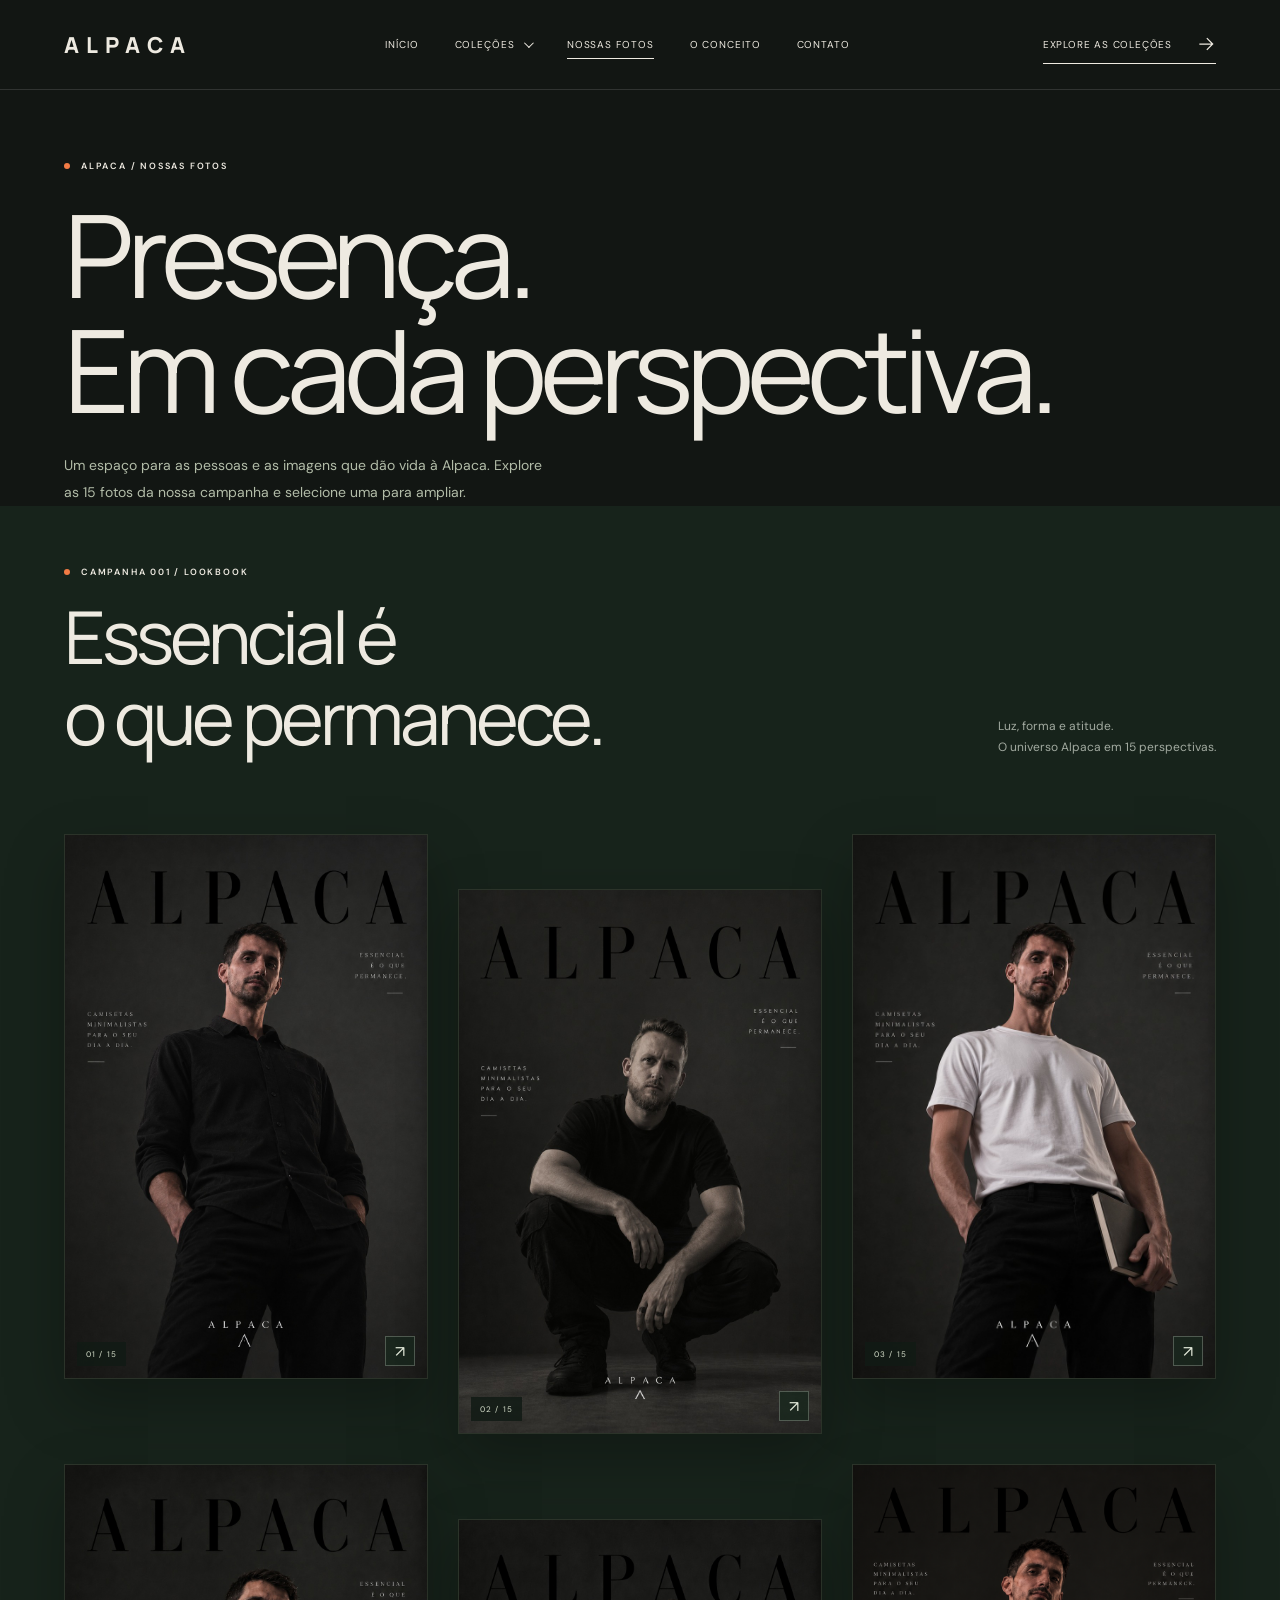
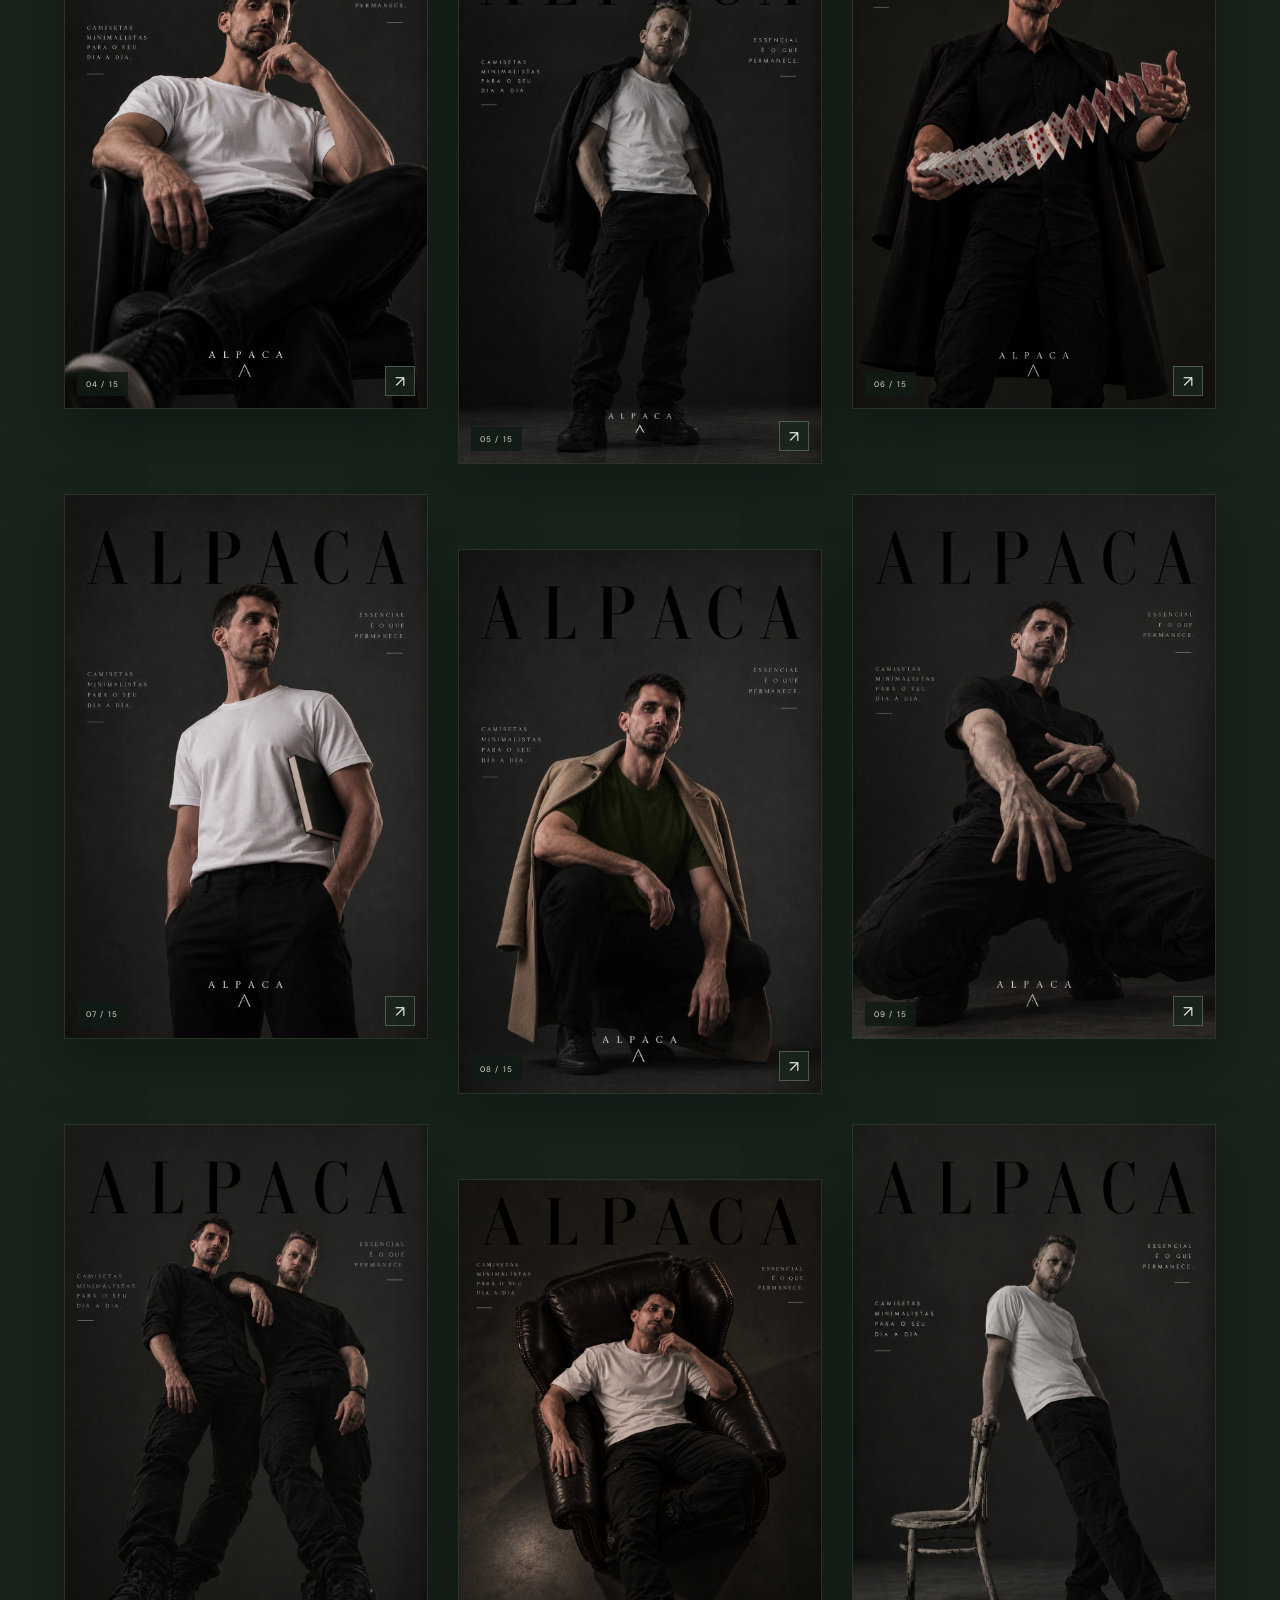
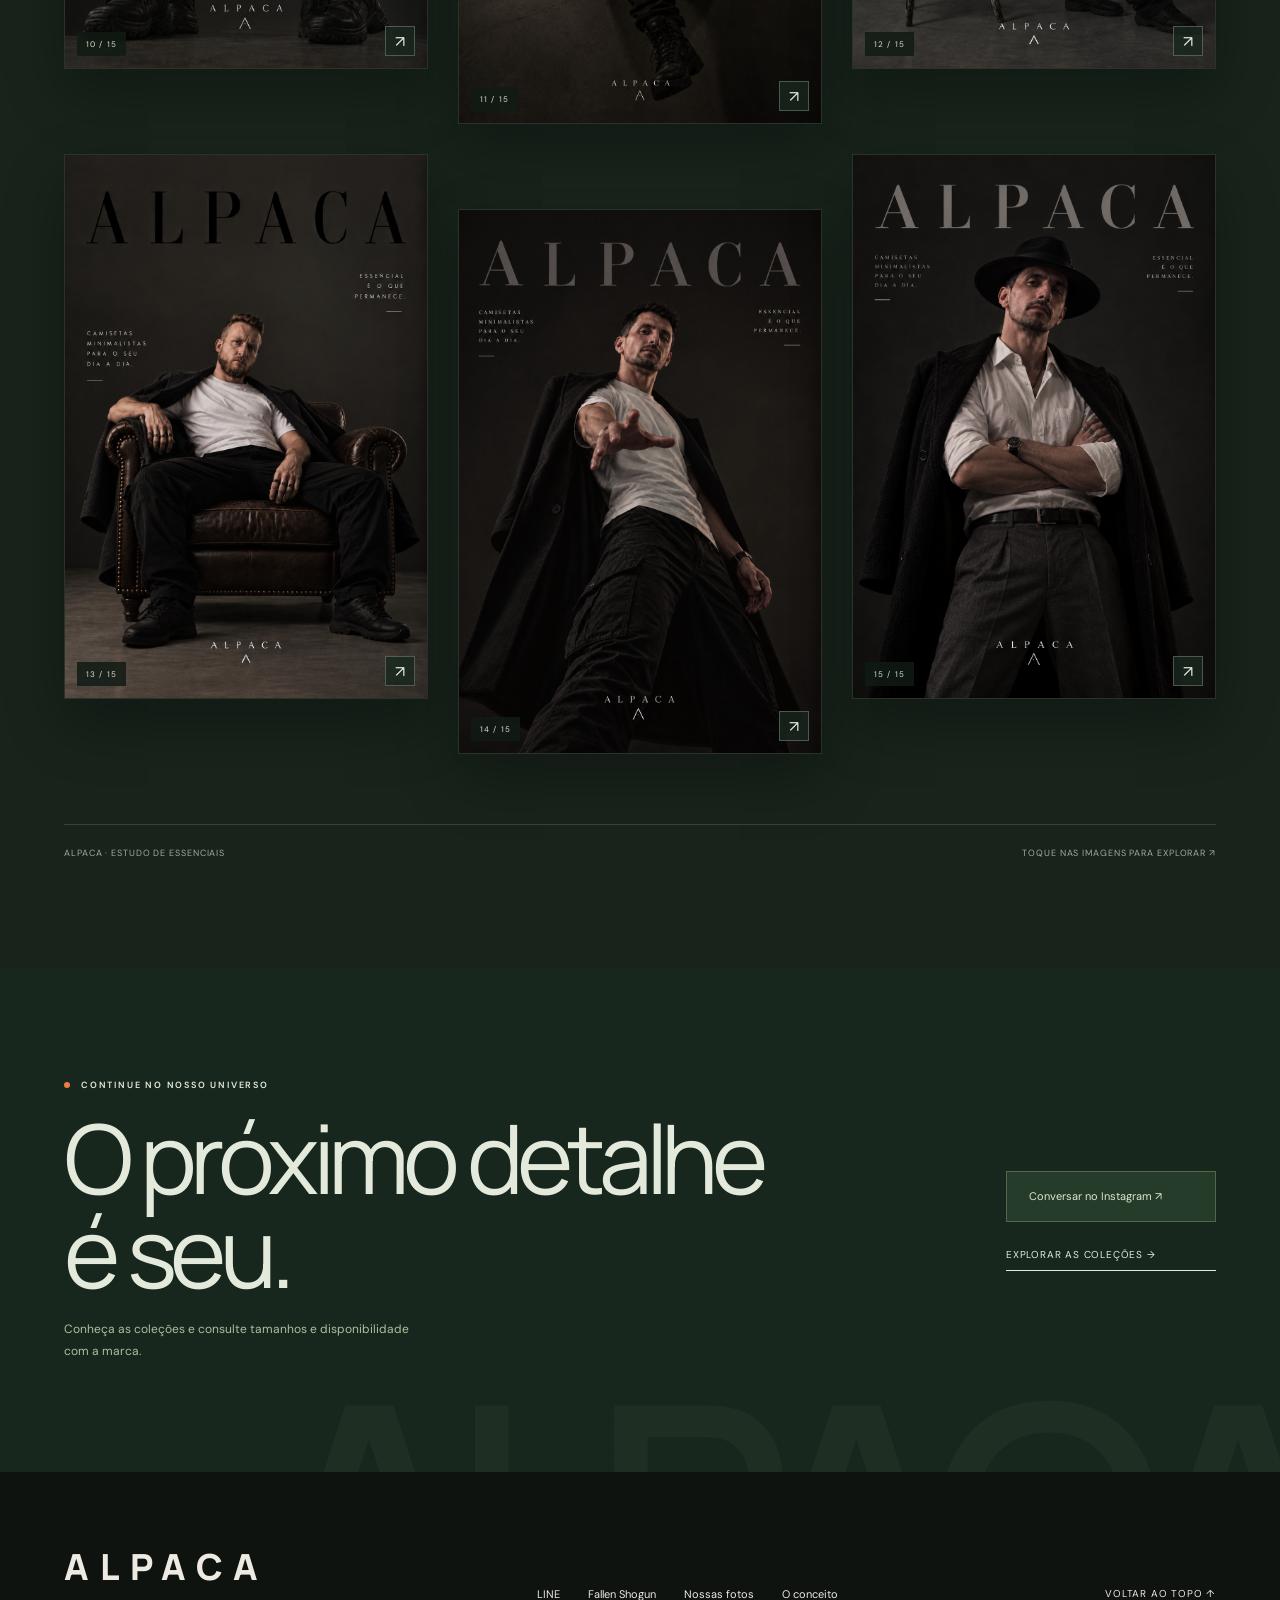
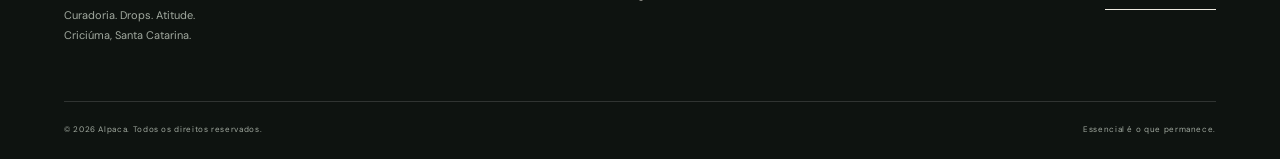
<file: fotos.html>
<!doctype html>
<html lang="pt-BR">
  <head>
    <meta charset="utf-8" />
    <meta name="viewport" content="width=device-width, initial-scale=1" />
    <title>Nossas fotos | ALPACA</title>
    <meta name="description" content="As 15 fotografias da campanha Alpaca em uma galeria dedicada. Explore retratos, detalhes e perspectivas da marca." />
    <meta name="theme-color" content="#101411" />
    <link rel="canonical" href="https://mateusrampi8-bot.github.io/alpaca/fotos.html" />
    <link rel="icon" type="image/svg+xml" href="favicon.svg" />
    <link rel="apple-touch-icon" href="apple-touch-icon.png" />
    <meta property="og:type" content="website" />
    <meta property="og:locale" content="pt_BR" />
    <meta property="og:site_name" content="ALPACA" />
    <meta property="og:title" content="Nossas fotos | ALPACA" />
    <meta property="og:description" content="As 15 fotografias da campanha Alpaca em uma galeria dedicada. Explore retratos, detalhes e perspectivas da marca." />
    <meta property="og:url" content="https://mateusrampi8-bot.github.io/alpaca/fotos.html" />
    <meta property="og:image" content="https://mateusrampi8-bot.github.io/alpaca/og-cover.png" />
    <meta name="twitter:card" content="summary_large_image" />
    <link rel="preconnect" href="https://fonts.googleapis.com" />
    <link rel="preconnect" href="https://fonts.gstatic.com" crossorigin />
    <link rel="stylesheet" href="assets/site.css?v=collections-2" />
    <link rel="stylesheet" href="assets/experience.css?v=collections-2" />
    <link rel="stylesheet" href="assets/collections.css?v=motion-3" />
    <script src="assets/site.js?v=collections-2" defer></script>
    <script src="assets/experience.js?v=no-degree-18" defer></script>
  </head>
  <body class="cinematic photos-page">
    <a class="skip" href="#conteudo">Pular para o conteúdo</a>

    <header class="site-header" id="top">
      <nav class="nav wrap" aria-label="Navegação principal">
        <a class="logo" href="index.html" aria-label="Alpaca, início">ALPACA</a>
        <div class="nav-links" id="nav-links">
          <a href="index.html">Início</a>
          <details class="collections-menu">
            <summary>Coleções</summary>
            <div class="collections-dropdown">
              <a href="line.html" data-transition="line"><strong>LINE</strong><small>O primeiro capítulo / 21 combinações</small></a>
              <a href="fallen-shogun.html" data-transition="shogun"><strong>FALLEN SHOGUN</strong><small>Arte, tradição e presença</small></a>
            </div>
          </details>
          <a href="fotos.html?v=brand-clean-20" aria-current="page">Nossas fotos</a>
          <a href="sobre.html">O conceito</a>
          <a href="#contato">Contato</a>
        </div>
        <a class="nav-cta" href="index.html#colecoes">Explore as coleções <svg viewBox="0 0 24 24" aria-hidden="true"><path d="M4 12h15M13 5l7 7-7 7" /></svg></a>
        <button class="menu-toggle" aria-label="Abrir menu" aria-expanded="false" aria-controls="nav-links"><span></span><span></span></button>
      </nav>
    </header>
    <main id="conteudo">
      <section class="photos-intro wrap" aria-labelledby="photos-title"><div class="eyebrow">Alpaca / Nossas fotos</div><h1 id="photos-title">Presença.<br />Em cada perspectiva.</h1><p>Um espaço para as pessoas e as imagens que dão vida à Alpaca. Explore as 15 fotos da nossa campanha e selecione uma para ampliar.</p></section>
      <section class="section lookbook" id="lookbook">
        <div class="wrap">
          <div class="section-heading reveal">
            <div>
              <div class="eyebrow">Campanha 001 / Lookbook</div>
              <h2>Essencial é<br />o que permanece.</h2>
            </div>
            <p>
              Luz, forma e atitude.<br />O universo Alpaca em 15 perspectivas.
            </p>
          </div>
          <div class="campaign-grid">
            <button
              class="campaign-photo reveal"
              data-preview="img/campanha/alpaca-01.jpg"
              data-title="Alpaca / Perspectiva 01"
              data-description="Essencial é o que permanece. Explore as 15 fotografias da campanha Alpaca com as setas."
              data-group="campaign"
              aria-label="Ampliar foto 1 de 15"
            >
              <img
                src="img/campanha/alpaca-01.jpg"
                alt="Modelo com camisa preta em pé na campanha Alpaca"
                width="1024"
                height="1536"
                loading="lazy"
              /><span class="campaign-index">01 / 15</span
              ><span class="campaign-expand" aria-hidden="true">↗</span></button
            ><button
              class="campaign-photo reveal"
              data-preview="img/campanha/alpaca-02.jpg"
              data-title="Alpaca / Perspectiva 02"
              data-description="Essencial é o que permanece. Explore as 15 fotografias da campanha Alpaca com as setas."
              data-group="campaign"
              aria-label="Ampliar foto 2 de 15"
            >
              <img
                src="img/campanha/alpaca-02.jpg"
                alt="Modelo agachado com camiseta preta Alpaca"
                width="1024"
                height="1536"
                loading="lazy"
              /><span class="campaign-index">02 / 15</span
              ><span class="campaign-expand" aria-hidden="true">↗</span></button
            ><button
              class="campaign-photo reveal"
              data-preview="img/campanha/alpaca-03.jpg"
              data-title="Alpaca / Perspectiva 03"
              data-description="Essencial é o que permanece. Explore as 15 fotografias da campanha Alpaca com as setas."
              data-group="campaign"
              aria-label="Ampliar foto 3 de 15"
            >
              <img
                src="img/campanha/alpaca-03.jpg"
                alt="Modelo com camiseta branca e livro"
                width="832"
                height="1248"
                loading="lazy"
              /><span class="campaign-index">03 / 15</span
              ><span class="campaign-expand" aria-hidden="true">↗</span></button
            ><button
              class="campaign-photo reveal"
              data-preview="img/campanha/alpaca-04.jpg"
              data-title="Alpaca / Perspectiva 04"
              data-description="Essencial é o que permanece. Explore as 15 fotografias da campanha Alpaca com as setas."
              data-group="campaign"
              aria-label="Ampliar foto 4 de 15"
            >
              <img
                src="img/campanha/alpaca-04.jpg"
                alt="Modelo com camiseta branca sentado em poltrona escura"
                width="1024"
                height="1536"
                loading="lazy"
              /><span class="campaign-index">04 / 15</span
              ><span class="campaign-expand" aria-hidden="true">↗</span></button
            ><button
              class="campaign-photo reveal"
              data-preview="img/campanha/alpaca-05.jpg"
              data-title="Alpaca / Perspectiva 05"
              data-description="Essencial é o que permanece. Explore as 15 fotografias da campanha Alpaca com as setas."
              data-group="campaign"
              aria-label="Ampliar foto 5 de 15"
            >
              <img
                src="img/campanha/alpaca-05.jpg"
                alt="Modelo com camiseta branca e casaco sobre o ombro"
                width="1024"
                height="1536"
                loading="lazy"
              /><span class="campaign-index">05 / 15</span
              ><span class="campaign-expand" aria-hidden="true">↗</span></button
            ><button
              class="campaign-photo reveal"
              data-preview="img/campanha/alpaca-06-cartas.png"
              data-title="Alpaca / Perspectiva 06"
              data-description="Essencial é o que permanece. Explore as 15 fotografias da campanha Alpaca com as setas."
              data-group="campaign"
              aria-label="Ampliar foto 6 de 15"
            >
              <img
                src="img/campanha/alpaca-06-cartas.png"
                alt="Modelo com camisa preta e casaco, fazendo uma cascata de cartas"
                width="1024"
                height="1536"
                loading="lazy"
              /><span class="campaign-index">06 / 15</span
              ><span class="campaign-expand" aria-hidden="true">↗</span></button
            ><button
              class="campaign-photo reveal"
              data-preview="img/campanha/alpaca-07.jpg"
              data-title="Alpaca / Perspectiva 07"
              data-description="Essencial é o que permanece. Explore as 15 fotografias da campanha Alpaca com as setas."
              data-group="campaign"
              aria-label="Ampliar foto 7 de 15"
            >
              <img
                src="img/campanha/alpaca-07.jpg"
                alt="Modelo de perfil com camiseta branca e livro"
                width="1066"
                height="1600"
                loading="lazy"
              /><span class="campaign-index">07 / 15</span
              ><span class="campaign-expand" aria-hidden="true">↗</span></button
            ><button
              class="campaign-photo reveal"
              data-preview="img/campanha/alpaca-08.jpg"
              data-title="Alpaca / Perspectiva 08"
              data-description="Essencial é o que permanece. Explore as 15 fotografias da campanha Alpaca com as setas."
              data-group="campaign"
              aria-label="Ampliar foto 8 de 15"
            >
              <img
                src="img/campanha/alpaca-08.jpg"
                alt="Modelo com camiseta verde e casaco bege"
                width="1066"
                height="1600"
                loading="lazy"
              /><span class="campaign-index">08 / 15</span
              ><span class="campaign-expand" aria-hidden="true">↗</span></button
            ><button
              class="campaign-photo reveal"
              data-preview="img/campanha/alpaca-09.jpg"
              data-title="Alpaca / Perspectiva 09"
              data-description="Essencial é o que permanece. Explore as 15 fotografias da campanha Alpaca com as setas."
              data-group="campaign"
              aria-label="Ampliar foto 9 de 15"
            >
              <img
                src="img/campanha/alpaca-09.jpg"
                alt="Modelo com camiseta preta fotografado de baixo para cima"
                width="1024"
                height="1536"
                loading="lazy"
              /><span class="campaign-index">09 / 15</span
              ><span class="campaign-expand" aria-hidden="true">↗</span></button
            ><button
              class="campaign-photo reveal"
              data-preview="img/campanha/alpaca-10.jpg"
              data-title="Alpaca / Perspectiva 10"
              data-description="Essencial é o que permanece. Explore as 15 fotografias da campanha Alpaca com as setas."
              data-group="campaign"
              aria-label="Ampliar foto 10 de 15"
            >
              <img
                src="img/campanha/alpaca-10.jpg"
                alt="Dois modelos em pé com camisetas pretas"
                width="1024"
                height="1536"
                loading="lazy"
              /><span class="campaign-index">10 / 15</span
              ><span class="campaign-expand" aria-hidden="true">↗</span></button
            ><button
              class="campaign-photo reveal"
              data-preview="img/campanha/alpaca-11.jpg"
              data-title="Alpaca / Perspectiva 11"
              data-description="Essencial é o que permanece. Explore as 15 fotografias da campanha Alpaca com as setas."
              data-group="campaign"
              aria-label="Ampliar foto 11 de 15"
            >
              <img
                src="img/campanha/alpaca-11.jpg"
                alt="Modelo com camiseta branca em poltrona de couro"
                width="1024"
                height="1536"
                loading="lazy"
              /><span class="campaign-index">11 / 15</span
              ><span class="campaign-expand" aria-hidden="true">↗</span></button
            ><button
              class="campaign-photo reveal"
              data-preview="img/campanha/alpaca-12.jpg"
              data-title="Alpaca / Perspectiva 12"
              data-description="Essencial é o que permanece. Explore as 15 fotografias da campanha Alpaca com as setas."
              data-group="campaign"
              aria-label="Ampliar foto 12 de 15"
            >
              <img
                src="img/campanha/alpaca-12.jpg"
                alt="Modelo com camiseta branca apoiado em um banco"
                width="1024"
                height="1536"
                loading="lazy"
              /><span class="campaign-index">12 / 15</span
              ><span class="campaign-expand" aria-hidden="true">↗</span></button
            ><button
              class="campaign-photo reveal"
              data-preview="img/campanha/alpaca-13.jpg"
              data-title="Alpaca / Perspectiva 13"
              data-description="Essencial é o que permanece. Explore as 15 fotografias da campanha Alpaca com as setas."
              data-group="campaign"
              aria-label="Ampliar foto 13 de 15"
            >
              <img
                src="img/campanha/alpaca-13.jpg"
                alt="Modelo com camiseta branca sentado em poltrona de couro"
                width="1024"
                height="1536"
                loading="lazy"
              /><span class="campaign-index">13 / 15</span
              ><span class="campaign-expand" aria-hidden="true">↗</span></button
            ><button
              class="campaign-photo reveal"
              data-preview="img/campanha/alpaca-14.jpg"
              data-title="Alpaca / Perspectiva 14"
              data-description="Essencial é o que permanece. Explore as 15 fotografias da campanha Alpaca com as setas."
              data-group="campaign"
              aria-label="Ampliar foto 14 de 15"
            >
              <img
                src="img/campanha/alpaca-14.jpg"
                alt="Modelo com camiseta branca estendendo a mão para a câmera"
                width="1024"
                height="1536"
                loading="lazy"
              /><span class="campaign-index">14 / 15</span
              ><span class="campaign-expand" aria-hidden="true">↗</span>
            </button>
            <button
              class="campaign-photo reveal"
              data-preview="img/campanha/alpaca-15-chapeu.png"
              data-title="Alpaca / Perspectiva 15"
              data-description="Essencial é o que permanece. Explore as 15 fotografias da campanha Alpaca com as setas."
              data-group="campaign"
              aria-label="Ampliar foto 15 de 15"
            >
              <img
                src="img/campanha/alpaca-15-chapeu.png"
                alt="Modelo de braços cruzados com chapéu preto, camisa branca e casaco escuro"
                width="1024"
                height="1536"
                loading="lazy"
              /><span class="campaign-index">15 / 15</span
              ><span class="campaign-expand" aria-hidden="true">↗</span>
            </button>
          </div>
          <div class="gallery-caption">
            <span>Alpaca · Estudo de essenciais</span
            ><span>Toque nas imagens para explorar ↗</span>
          </div>
        </div>
      </section>
      <section class="contact" id="contato"><div class="wrap contact-inner"><div><div class="eyebrow">Continue no nosso universo</div><h2>O próximo detalhe<br />é seu.</h2><p>Conheça as coleções e consulte tamanhos e disponibilidade com a marca.</p></div><div class="contact-links"><a class="button" href="https://instagram.com/veltrix_conceito" target="_blank" rel="noopener noreferrer">Conversar no Instagram ↗</a><a class="text-link" href="index.html#colecoes">Explorar as coleções →</a></div></div></section>
    </main>
    <footer class="site-footer"><div class="wrap"><div class="footer-top"><div><a class="logo" href="index.html">ALPACA</a><p style="margin-top:15px">Curadoria. Drops. Atitude.<br />Criciúma, Santa Catarina.</p></div><div class="footer-nav"><a href="line.html" data-transition="line">LINE</a><a href="fallen-shogun.html" data-transition="shogun">Fallen Shogun</a><a href="fotos.html?v=brand-clean-20">Nossas fotos</a><a href="sobre.html">O conceito</a></div><a class="text-link" href="#top">Voltar ao topo ↑</a></div><div class="footer-bottom"><span>© 2026 Alpaca. Todos os direitos reservados.</span><span>Essencial é o que permanece.</span></div></div></footer>
    <dialog class="dialog" aria-labelledby="preview-title">
      <button class="dialog-close" aria-label="Fechar visualização" autofocus>
        ×
      </button>
      <div class="dialog-content">
        <img class="dialog-image" id="preview-image" alt="" />
        <div class="dialog-copy">
          <div class="eyebrow">Alpaca / Em detalhe</div>
          <h2 id="preview-title"></h2>
          <p id="preview-description"></p>
          <a
            class="text-link"
            href="#contato"
            onclick="this.closest('dialog').close()"
            >Acompanhar a marca
            <svg viewBox="0 0 24 24" aria-hidden="true">
              <path d="M4 12h15M13 5l7 7-7 7" /></svg
          ></a>
          <div class="dialog-nav">
            <button data-prev aria-label="Imagem anterior">← Anterior</button
            ><span id="preview-counter" aria-live="polite"></span
            ><button data-next aria-label="Próxima imagem">Próxima →</button>
          </div>
        </div>
      </div>
    </dialog>
    <div class="page-curtain" aria-hidden="true">
      <div class="transition-lines"><i style="--width:5vw;--delay:0.0s"></i><i style="--width:12vw;--delay:0.055s"></i><i style="--width:3vw;--delay:0.11s"></i><i style="--width:9vw;--delay:0.165s"></i><i style="--width:2vw;--delay:0.22s"></i><i style="--width:6vw;--delay:0.275s"></i><i style="--width:4vw;--delay:0.33s"></i><i style="--width:10vw;--delay:0.385s"></i></div>
      <div class="transition-japan"><div class="transition-sun"></div><div class="transition-torii"><b></b><b></b></div><div class="transition-petals"><i style="--left:0%;--delay:0.0s"></i><i style="--left:10%;--delay:-0.1s"></i><i style="--left:20%;--delay:-0.2s"></i><i style="--left:30%;--delay:-0.30000000000000004s"></i><i style="--left:40%;--delay:-0.4s"></i><i style="--left:50%;--delay:-0.5s"></i><i style="--left:60%;--delay:-0.6000000000000001s"></i><i style="--left:70%;--delay:-0.7000000000000001s"></i><i style="--left:80%;--delay:-0.8s"></i><i style="--left:90%;--delay:-0.9s"></i><i style="--left:100%;--delay:-1.0s"></i><i style="--left:110%;--delay:-1.1s"></i></div></div>
      <div class="transition-label"><small>ALPACA / ENTRE NO NOSSO UNIVERSO</small><strong>ALPACA</strong></div>
    </div>
  </body>
</html>
</file>
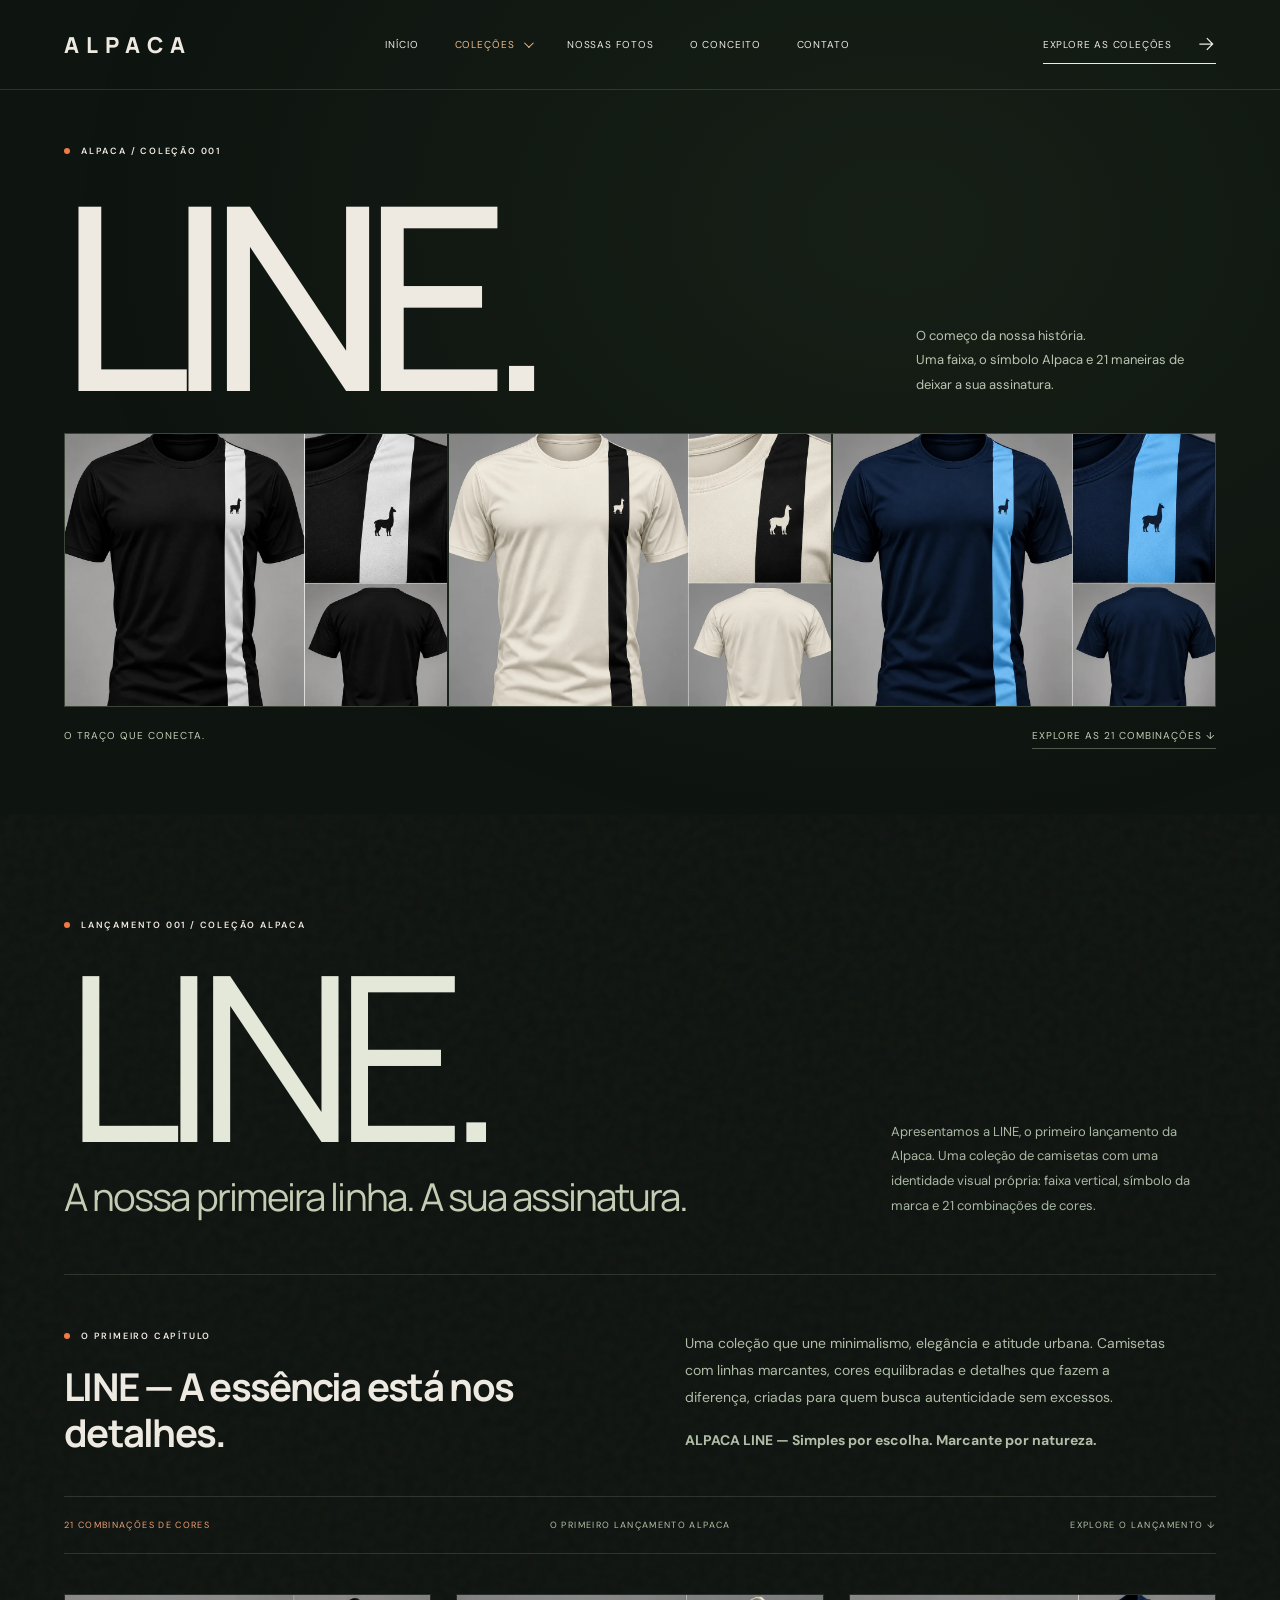
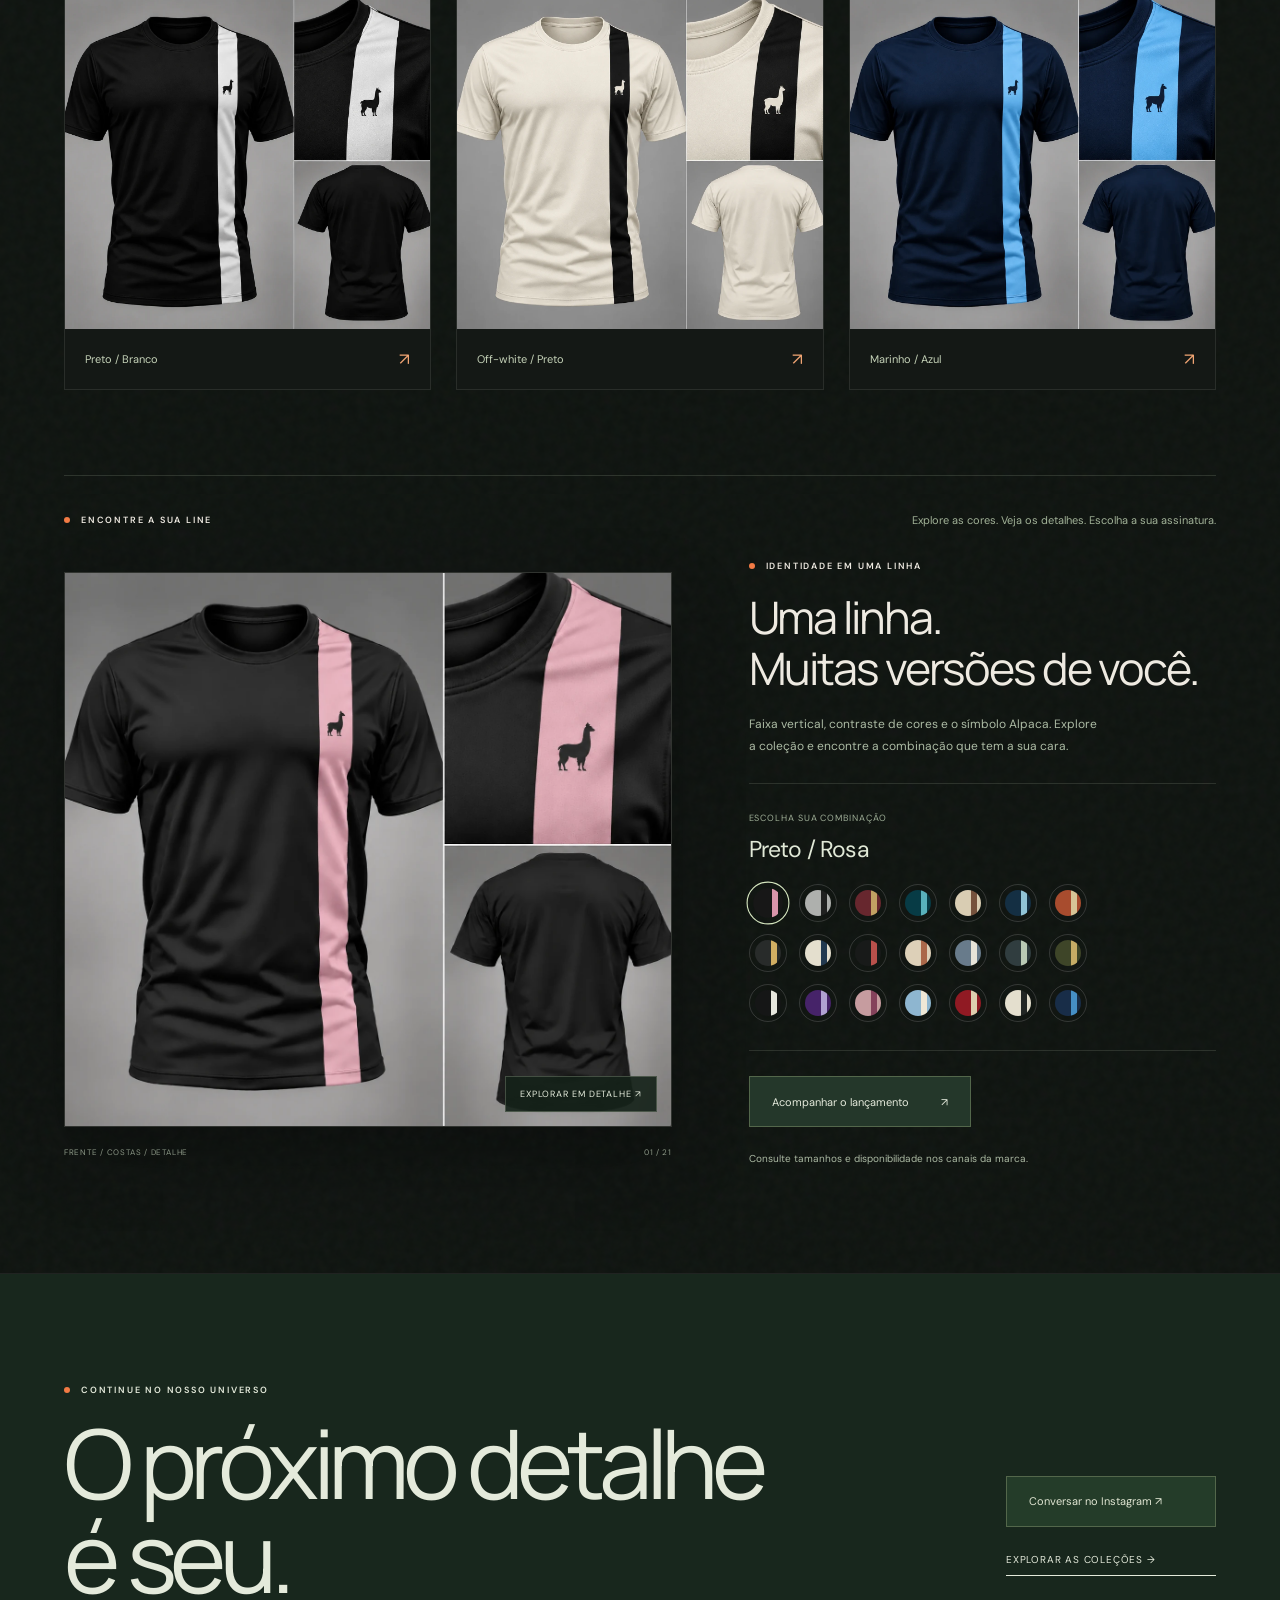
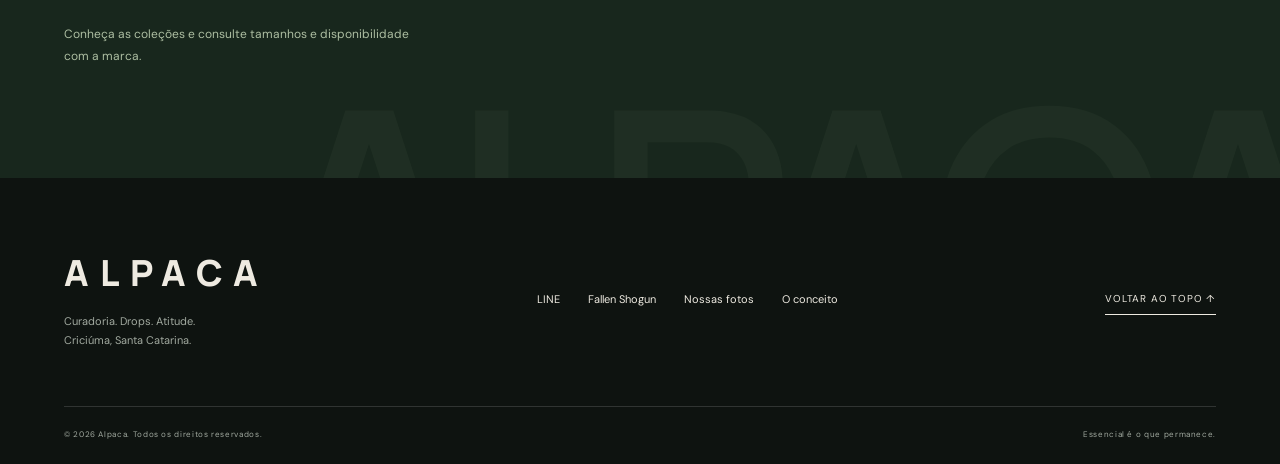
<file: line.html>
<!doctype html>
<html lang="pt-BR">
  <head>
    <meta charset="utf-8" />
    <meta name="viewport" content="width=device-width, initial-scale=1" />
    <title>LINE | ALPACA</title>
    <meta name="description" content="A primeira coleção Alpaca: uma faixa, a assinatura da marca e 21 combinações. Conheça a LINE e explore cada detalhe." />
    <meta name="theme-color" content="#101411" />
    <link rel="canonical" href="https://mateusrampi8-bot.github.io/alpaca/line.html" />
    <link rel="icon" type="image/svg+xml" href="favicon.svg" />
    <link rel="apple-touch-icon" href="apple-touch-icon.png" />
    <meta property="og:type" content="website" />
    <meta property="og:locale" content="pt_BR" />
    <meta property="og:site_name" content="ALPACA" />
    <meta property="og:title" content="LINE | ALPACA" />
    <meta property="og:description" content="A primeira coleção Alpaca: uma faixa, a assinatura da marca e 21 combinações. Conheça a LINE e explore cada detalhe." />
    <meta property="og:url" content="https://mateusrampi8-bot.github.io/alpaca/line.html" />
    <meta property="og:image" content="https://mateusrampi8-bot.github.io/alpaca/og-cover.png" />
    <meta name="twitter:card" content="summary_large_image" />
    <link rel="preconnect" href="https://fonts.googleapis.com" />
    <link rel="preconnect" href="https://fonts.gstatic.com" crossorigin />
    <link rel="stylesheet" href="assets/site.css?v=collections-2" />
    <link rel="stylesheet" href="assets/experience.css?v=collections-2" />
    <link rel="stylesheet" href="assets/line.css?v=line-manifesto-13" />
    <link rel="stylesheet" href="assets/collections.css?v=motion-3" />
    <script src="assets/site.js?v=collections-2" defer></script>
    <script src="assets/experience.js?v=no-degree-18" defer></script>
    <script src="assets/line.js?v=collections-2" defer></script>
  </head>
  <body class="cinematic collection-page line-page">
    <a class="skip" href="#conteudo">Pular para o conteúdo</a>
<div class="line-flow" aria-hidden="true"><i style="--left:-3%;--width:1px;--duration:8s;--delay:-0.0s"></i><i style="--left:6%;--width:2px;--duration:10s;--delay:-1.7s"></i><i style="--left:15%;--width:3px;--duration:12s;--delay:-3.4s"></i><i style="--left:24%;--width:1px;--duration:14s;--delay:-5.1s"></i><i style="--left:33%;--width:2px;--duration:16s;--delay:-6.8s"></i><i style="--left:42%;--width:3px;--duration:8s;--delay:-8.5s"></i><i style="--left:51%;--width:1px;--duration:10s;--delay:-10.2s"></i><i style="--left:60%;--width:2px;--duration:12s;--delay:-11.9s"></i><i style="--left:69%;--width:3px;--duration:14s;--delay:-13.6s"></i><i style="--left:78%;--width:1px;--duration:16s;--delay:-15.299999999999999s"></i><i style="--left:87%;--width:2px;--duration:8s;--delay:-17.0s"></i><i style="--left:96%;--width:3px;--duration:10s;--delay:-18.7s"></i><i style="--left:105%;--width:1px;--duration:12s;--delay:-20.4s"></i></div>
    <header class="site-header" id="top">
      <nav class="nav wrap" aria-label="Navegação principal">
        <a class="logo" href="index.html" aria-label="Alpaca, início">ALPACA</a>
        <div class="nav-links" id="nav-links">
          <a href="index.html">Início</a>
          <details class="collections-menu has-current">
            <summary>Coleções</summary>
            <div class="collections-dropdown">
              <a href="line.html" data-transition="line" aria-current="page"><strong>LINE</strong><small>O primeiro capítulo / 21 combinações</small></a>
              <a href="fallen-shogun.html" data-transition="shogun"><strong>FALLEN SHOGUN</strong><small>Arte, tradição e presença</small></a>
            </div>
          </details>
          <a href="fotos.html?v=brand-clean-20">Nossas fotos</a>
          <a href="sobre.html">O conceito</a>
          <a href="#contato">Contato</a>
        </div>
        <a class="nav-cta" href="index.html#colecoes">Explore as coleções <svg viewBox="0 0 24 24" aria-hidden="true"><path d="M4 12h15M13 5l7 7-7 7" /></svg></a>
        <button class="menu-toggle" aria-label="Abrir menu" aria-expanded="false" aria-controls="nav-links"><span></span><span></span></button>
      </nav>
    </header>
    <main id="conteudo">
      <section class="line-hero wrap" aria-labelledby="line-hero-title"><div class="eyebrow">Alpaca / Coleção 001</div><div class="line-hero-heading"><h1 id="line-hero-title">LINE.</h1><p>O começo da nossa história.<br />Uma faixa, o símbolo Alpaca e 21 maneiras de deixar a sua assinatura.</p></div><div class="line-hero-art"><img src="img/line/line-15.webp" width="1312" height="1199" alt="LINE Preto / Branco" fetchpriority="high" /><img src="img/line/line-20.webp" width="1312" height="1199" alt="LINE Off-white / Preto" /><img src="img/line/line-21.webp" width="1312" height="1199" alt="LINE Marinho / Azul" /></div><div class="line-hero-caption"><span>O traço que conecta.</span><a href="#line-options">Explore as 21 combinações ↓</a></div></section>
      <section class="line-collection" id="line" aria-labelledby="line-title">
        <div class="wrap">
          <div class="line-heading reveal">
            <div>
              <div class="eyebrow">Lançamento 001 / Coleção Alpaca</div>
              <h2 id="line-title">LINE.</h2>
              <p class="line-launch-tagline">
                A nossa primeira linha. A sua assinatura.
              </p>
            </div>
            <p>
              Apresentamos a LINE, o primeiro lançamento da Alpaca. Uma coleção
              de camisetas com uma identidade visual própria: faixa vertical,
              símbolo da marca e 21 combinações de cores.
            </p>
          </div>
          <div class="line-origin reveal" id="line-universe">
            <div>
              <span class="eyebrow">O primeiro capítulo</span>
              <h3><strong>LINE — A essência está nos detalhes.</strong></h3>
            </div>
            <div class="line-origin-copy">
              <p>Uma coleção que une minimalismo, elegância e atitude urbana. Camisetas com linhas marcantes, cores equilibradas e detalhes que fazem a diferença, criadas para quem busca autenticidade sem excessos.</p>
              <p><strong>ALPACA LINE — Simples por escolha. Marcante por natureza.</strong></p>
            </div>
          </div>
<div class="line-launch-strip reveal">
            <span>21 combinações de cores</span
            ><span>O primeiro lançamento Alpaca</span
            ><span>Explore o lançamento ↓</span>
          </div>
          <div class="line-teasers reveal">
            <button
              class="line-teaser"
              type="button"
              data-line-select="14"
              aria-label="Explorar LINE Preto / Branco"
            >
              <img
                src="img/line/line-15.webp"
                alt="Camiseta LINE Preto / Branco"
                width="1312"
                height="1199"
                loading="lazy"
              /><span
                ><b>Preto / Branco</b><span aria-hidden="true">↗</span></span
              ></button
            ><button
              class="line-teaser"
              type="button"
              data-line-select="19"
              aria-label="Explorar LINE Off-white / Preto"
            >
              <img
                src="img/line/line-20.webp"
                alt="Camiseta LINE Off-white / Preto"
                width="1312"
                height="1199"
                loading="lazy"
              /><span
                ><b>Off-white / Preto</b><span aria-hidden="true">↗</span></span
              ></button
            ><button
              class="line-teaser"
              type="button"
              data-line-select="20"
              aria-label="Explorar LINE Marinho / Azul"
            >
              <img
                src="img/line/line-21.webp"
                alt="Camiseta LINE Marinho / Azul"
                width="1312"
                height="1199"
                loading="lazy"
              /><span
                ><b>Marinho / Azul</b><span aria-hidden="true">↗</span></span
              >
            </button>
          </div>
          <div class="line-config-heading reveal">
            <span class="eyebrow">Encontre a sua LINE</span>
            <p>Explore as cores. Veja os detalhes. Escolha a sua assinatura.</p>
          </div>
          <div class="line-showcase" id="line-options">
            <div class="reveal">
              <button
                class="line-stage"
                type="button"
                data-line-open
                aria-label="Ampliar camiseta LINE: Preto / Rosa"
              >
                <img
                  src="img/line/line-01.webp"
                  alt="Camiseta LINE Preto / Rosa: frente, costas e detalhe da faixa vertical"
                  width="1312"
                  height="1199"
                  loading="lazy"
                /><span class="line-zoom" aria-hidden="true"
                  >Explorar em detalhe ↗</span
                >
              </button>
              <div class="line-caption">
                <span>Frente / Costas / Detalhe</span
                ><span class="line-counter">01 / 21</span>
              </div>
            </div>
            <div class="line-details reveal">
              <div class="eyebrow">Identidade em uma linha</div>
              <h3>Uma linha.<br />Muitas versões de você.</h3>
              <p>
                Faixa vertical, contraste de cores e o símbolo Alpaca. Explore a
                coleção e encontre a combinação que tem a sua cara.
              </p>
              <div class="line-picker">
                <div class="line-picker-label" id="line-picker-label">
                  Escolha sua combinação
                </div>
                <p id="line-color" role="status" aria-live="polite">
                  Preto / Rosa
                </p>
                <div
                  class="line-swatches"
                  role="radiogroup"
                  aria-labelledby="line-picker-label"
                >
                  <button
                    class="line-swatch"
                    type="button"
                    role="radio"
                    aria-checked="true"
                    aria-label="Preto / Rosa"
                    tabindex="0"
                    title="Preto / Rosa"
                    data-line-choice="0"
                    data-color="Preto / Rosa"
                    style="--tone: #171717; --stripe: #d995ab"
                  >
                    <span aria-hidden="true"></span></button
                  ><button
                    class="line-swatch"
                    type="button"
                    role="radio"
                    aria-checked="false"
                    aria-label="Cinza / Preto"
                    tabindex="-1"
                    title="Cinza / Preto"
                    data-line-choice="1"
                    data-color="Cinza / Preto"
                    style="--tone: #aeb0ad; --stripe: #202120"
                  >
                    <span aria-hidden="true"></span></button
                  ><button
                    class="line-swatch"
                    type="button"
                    role="radio"
                    aria-checked="false"
                    aria-label="Bordô / Ocre"
                    tabindex="-1"
                    title="Bordô / Ocre"
                    data-line-choice="2"
                    data-color="Bordô / Ocre"
                    style="--tone: #67272e; --stripe: #c2a163"
                  >
                    <span aria-hidden="true"></span></button
                  ><button
                    class="line-swatch"
                    type="button"
                    role="radio"
                    aria-checked="false"
                    aria-label="Petróleo / Turquesa"
                    tabindex="-1"
                    title="Petróleo / Turquesa"
                    data-line-choice="3"
                    data-color="Petróleo / Turquesa"
                    style="--tone: #073b45; --stripe: #58b1bb"
                  >
                    <span aria-hidden="true"></span></button
                  ><button
                    class="line-swatch"
                    type="button"
                    role="radio"
                    aria-checked="false"
                    aria-label="Areia / Marrom"
                    tabindex="-1"
                    title="Areia / Marrom"
                    data-line-choice="4"
                    data-color="Areia / Marrom"
                    style="--tone: #d9cdb3; --stripe: #76523d"
                  >
                    <span aria-hidden="true"></span></button
                  ><button
                    class="line-swatch"
                    type="button"
                    role="radio"
                    aria-checked="false"
                    aria-label="Marinho / Azul claro"
                    tabindex="-1"
                    title="Marinho / Azul claro"
                    data-line-choice="5"
                    data-color="Marinho / Azul claro"
                    style="--tone: #142f43; --stripe: #90c3d6"
                  >
                    <span aria-hidden="true"></span></button
                  ><button
                    class="line-swatch"
                    type="button"
                    role="radio"
                    aria-checked="false"
                    aria-label="Terracota / Areia"
                    tabindex="-1"
                    title="Terracota / Areia"
                    data-line-choice="6"
                    data-color="Terracota / Areia"
                    style="--tone: #a84c2e; --stripe: #d7c496"
                  >
                    <span aria-hidden="true"></span></button
                  ><button
                    class="line-swatch"
                    type="button"
                    role="radio"
                    aria-checked="false"
                    aria-label="Grafite / Ocre"
                    tabindex="-1"
                    title="Grafite / Ocre"
                    data-line-choice="7"
                    data-color="Grafite / Ocre"
                    style="--tone: #282b2a; --stripe: #d1ae62"
                  >
                    <span aria-hidden="true"></span></button
                  ><button
                    class="line-swatch"
                    type="button"
                    role="radio"
                    aria-checked="false"
                    aria-label="Off-white / Marinho"
                    tabindex="-1"
                    title="Off-white / Marinho"
                    data-line-choice="8"
                    data-color="Off-white / Marinho"
                    style="--tone: #e4dfce; --stripe: #22394f"
                  >
                    <span aria-hidden="true"></span></button
                  ><button
                    class="line-swatch"
                    type="button"
                    role="radio"
                    aria-checked="false"
                    aria-label="Preto / Vermelho"
                    tabindex="-1"
                    title="Preto / Vermelho"
                    data-line-choice="9"
                    data-color="Preto / Vermelho"
                    style="--tone: #181a19; --stripe: #b9504b"
                  >
                    <span aria-hidden="true"></span></button
                  ><button
                    class="line-swatch"
                    type="button"
                    role="radio"
                    aria-checked="false"
                    aria-label="Areia / Telha"
                    tabindex="-1"
                    title="Areia / Telha"
                    data-line-choice="10"
                    data-color="Areia / Telha"
                    style="--tone: #ddd0b8; --stripe: #ab684a"
                  >
                    <span aria-hidden="true"></span></button
                  ><button
                    class="line-swatch"
                    type="button"
                    role="radio"
                    aria-checked="false"
                    aria-label="Azul acinzentado / Branco"
                    tabindex="-1"
                    title="Azul acinzentado / Branco"
                    data-line-choice="11"
                    data-color="Azul acinzentado / Branco"
                    style="--tone: #687b8b; --stripe: #e7e4d9"
                  >
                    <span aria-hidden="true"></span></button
                  ><button
                    class="line-swatch"
                    type="button"
                    role="radio"
                    aria-checked="false"
                    aria-label="Chumbo / Sálvia"
                    tabindex="-1"
                    title="Chumbo / Sálvia"
                    data-line-choice="12"
                    data-color="Chumbo / Sálvia"
                    style="--tone: #303d3f; --stripe: #b9c9b4"
                  >
                    <span aria-hidden="true"></span></button
                  ><button
                    class="line-swatch"
                    type="button"
                    role="radio"
                    aria-checked="false"
                    aria-label="Oliva / Ocre"
                    tabindex="-1"
                    title="Oliva / Ocre"
                    data-line-choice="13"
                    data-color="Oliva / Ocre"
                    style="--tone: #3e4528; --stripe: #c6ac65"
                  >
                    <span aria-hidden="true"></span></button
                  ><button
                    class="line-swatch"
                    type="button"
                    role="radio"
                    aria-checked="false"
                    aria-label="Preto / Branco"
                    tabindex="-1"
                    title="Preto / Branco"
                    data-line-choice="14"
                    data-color="Preto / Branco"
                    style="--tone: #151616; --stripe: #e6e6dd"
                  >
                    <span aria-hidden="true"></span></button
                  ><button
                    class="line-swatch"
                    type="button"
                    role="radio"
                    aria-checked="false"
                    aria-label="Roxo / Lilás"
                    tabindex="-1"
                    title="Roxo / Lilás"
                    data-line-choice="15"
                    data-color="Roxo / Lilás"
                    style="--tone: #462369; --stripe: #b0a1d1"
                  >
                    <span aria-hidden="true"></span></button
                  ><button
                    class="line-swatch"
                    type="button"
                    role="radio"
                    aria-checked="false"
                    aria-label="Rosa / Vinho"
                    tabindex="-1"
                    title="Rosa / Vinho"
                    data-line-choice="16"
                    data-color="Rosa / Vinho"
                    style="--tone: #c69c9f; --stripe: #85425b"
                  >
                    <span aria-hidden="true"></span></button
                  ><button
                    class="line-swatch"
                    type="button"
                    role="radio"
                    aria-checked="false"
                    aria-label="Azul claro / Branco"
                    tabindex="-1"
                    title="Azul claro / Branco"
                    data-line-choice="17"
                    data-color="Azul claro / Branco"
                    style="--tone: #8eb6d0; --stripe: #eee7d6"
                  >
                    <span aria-hidden="true"></span></button
                  ><button
                    class="line-swatch"
                    type="button"
                    role="radio"
                    aria-checked="false"
                    aria-label="Vermelho / Areia"
                    tabindex="-1"
                    title="Vermelho / Areia"
                    data-line-choice="18"
                    data-color="Vermelho / Areia"
                    style="--tone: #901a23; --stripe: #deceae"
                  >
                    <span aria-hidden="true"></span></button
                  ><button
                    class="line-swatch"
                    type="button"
                    role="radio"
                    aria-checked="false"
                    aria-label="Off-white / Preto"
                    tabindex="-1"
                    title="Off-white / Preto"
                    data-line-choice="19"
                    data-color="Off-white / Preto"
                    style="--tone: #e4dfce; --stripe: #222624"
                  >
                    <span aria-hidden="true"></span></button
                  ><button
                    class="line-swatch"
                    type="button"
                    role="radio"
                    aria-checked="false"
                    aria-label="Marinho / Azul"
                    tabindex="-1"
                    title="Marinho / Azul"
                    data-line-choice="20"
                    data-color="Marinho / Azul"
                    style="--tone: #182d48; --stripe: #458fc5"
                  >
                    <span aria-hidden="true"></span>
                  </button>
                </div>
              </div>
              <a class="button" href="#contato"
                >Acompanhar o lançamento <span aria-hidden="true">↗</span></a
              >
              <p class="line-fine">
                Consulte tamanhos e disponibilidade nos canais da marca.
              </p>
            </div>
          </div>
          <button
            class="line-preview-source"
            hidden
            type="button"
            data-preview="img/line/line-01.webp"
            data-title="LINE · Preto / Rosa"
            data-description="Faixa vertical e símbolo Alpaca. Coleção LINE. Consulte tamanhos e disponibilidade nos canais da marca."
            data-group="line"
            aria-label="Ampliar LINE Preto / Rosa"
          >
            <img
              alt="Camiseta LINE Preto / Rosa: frente, costas e detalhe da faixa vertical"
            /></button
          ><button
            class="line-preview-source"
            hidden
            type="button"
            data-preview="img/line/line-02.webp"
            data-title="LINE · Cinza / Preto"
            data-description="Faixa vertical e símbolo Alpaca. Coleção LINE. Consulte tamanhos e disponibilidade nos canais da marca."
            data-group="line"
            aria-label="Ampliar LINE Cinza / Preto"
          >
            <img
              alt="Camiseta LINE Cinza / Preto: frente, costas e detalhe da faixa vertical"
            /></button
          ><button
            class="line-preview-source"
            hidden
            type="button"
            data-preview="img/line/line-03.webp"
            data-title="LINE · Bordô / Ocre"
            data-description="Faixa vertical e símbolo Alpaca. Coleção LINE. Consulte tamanhos e disponibilidade nos canais da marca."
            data-group="line"
            aria-label="Ampliar LINE Bordô / Ocre"
          >
            <img
              alt="Camiseta LINE Bordô / Ocre: frente, costas e detalhe da faixa vertical"
            /></button
          ><button
            class="line-preview-source"
            hidden
            type="button"
            data-preview="img/line/line-04.webp"
            data-title="LINE · Petróleo / Turquesa"
            data-description="Faixa vertical e símbolo Alpaca. Coleção LINE. Consulte tamanhos e disponibilidade nos canais da marca."
            data-group="line"
            aria-label="Ampliar LINE Petróleo / Turquesa"
          >
            <img
              alt="Camiseta LINE Petróleo / Turquesa: frente, costas e detalhe da faixa vertical"
            /></button
          ><button
            class="line-preview-source"
            hidden
            type="button"
            data-preview="img/line/line-05.webp"
            data-title="LINE · Areia / Marrom"
            data-description="Faixa vertical e símbolo Alpaca. Coleção LINE. Consulte tamanhos e disponibilidade nos canais da marca."
            data-group="line"
            aria-label="Ampliar LINE Areia / Marrom"
          >
            <img
              alt="Camiseta LINE Areia / Marrom: frente, costas e detalhe da faixa vertical"
            /></button
          ><button
            class="line-preview-source"
            hidden
            type="button"
            data-preview="img/line/line-06.webp"
            data-title="LINE · Marinho / Azul claro"
            data-description="Faixa vertical e símbolo Alpaca. Coleção LINE. Consulte tamanhos e disponibilidade nos canais da marca."
            data-group="line"
            aria-label="Ampliar LINE Marinho / Azul claro"
          >
            <img
              alt="Camiseta LINE Marinho / Azul claro: frente, costas e detalhe da faixa vertical"
            /></button
          ><button
            class="line-preview-source"
            hidden
            type="button"
            data-preview="img/line/line-07.webp"
            data-title="LINE · Terracota / Areia"
            data-description="Faixa vertical e símbolo Alpaca. Coleção LINE. Consulte tamanhos e disponibilidade nos canais da marca."
            data-group="line"
            aria-label="Ampliar LINE Terracota / Areia"
          >
            <img
              alt="Camiseta LINE Terracota / Areia: frente, costas e detalhe da faixa vertical"
            /></button
          ><button
            class="line-preview-source"
            hidden
            type="button"
            data-preview="img/line/line-08.webp"
            data-title="LINE · Grafite / Ocre"
            data-description="Faixa vertical e símbolo Alpaca. Coleção LINE. Consulte tamanhos e disponibilidade nos canais da marca."
            data-group="line"
            aria-label="Ampliar LINE Grafite / Ocre"
          >
            <img
              alt="Camiseta LINE Grafite / Ocre: frente, costas e detalhe da faixa vertical"
            /></button
          ><button
            class="line-preview-source"
            hidden
            type="button"
            data-preview="img/line/line-09.webp"
            data-title="LINE · Off-white / Marinho"
            data-description="Faixa vertical e símbolo Alpaca. Coleção LINE. Consulte tamanhos e disponibilidade nos canais da marca."
            data-group="line"
            aria-label="Ampliar LINE Off-white / Marinho"
          >
            <img
              alt="Camiseta LINE Off-white / Marinho: frente, costas e detalhe da faixa vertical"
            /></button
          ><button
            class="line-preview-source"
            hidden
            type="button"
            data-preview="img/line/line-10.webp"
            data-title="LINE · Preto / Vermelho"
            data-description="Faixa vertical e símbolo Alpaca. Coleção LINE. Consulte tamanhos e disponibilidade nos canais da marca."
            data-group="line"
            aria-label="Ampliar LINE Preto / Vermelho"
          >
            <img
              alt="Camiseta LINE Preto / Vermelho: frente, costas e detalhe da faixa vertical"
            /></button
          ><button
            class="line-preview-source"
            hidden
            type="button"
            data-preview="img/line/line-11.webp"
            data-title="LINE · Areia / Telha"
            data-description="Faixa vertical e símbolo Alpaca. Coleção LINE. Consulte tamanhos e disponibilidade nos canais da marca."
            data-group="line"
            aria-label="Ampliar LINE Areia / Telha"
          >
            <img
              alt="Camiseta LINE Areia / Telha: frente, costas e detalhe da faixa vertical"
            /></button
          ><button
            class="line-preview-source"
            hidden
            type="button"
            data-preview="img/line/line-12.webp"
            data-title="LINE · Azul acinzentado / Branco"
            data-description="Faixa vertical e símbolo Alpaca. Coleção LINE. Consulte tamanhos e disponibilidade nos canais da marca."
            data-group="line"
            aria-label="Ampliar LINE Azul acinzentado / Branco"
          >
            <img
              alt="Camiseta LINE Azul acinzentado / Branco: frente, costas e detalhe da faixa vertical"
            /></button
          ><button
            class="line-preview-source"
            hidden
            type="button"
            data-preview="img/line/line-13.webp"
            data-title="LINE · Chumbo / Sálvia"
            data-description="Faixa vertical e símbolo Alpaca. Coleção LINE. Consulte tamanhos e disponibilidade nos canais da marca."
            data-group="line"
            aria-label="Ampliar LINE Chumbo / Sálvia"
          >
            <img
              alt="Camiseta LINE Chumbo / Sálvia: frente, costas e detalhe da faixa vertical"
            /></button
          ><button
            class="line-preview-source"
            hidden
            type="button"
            data-preview="img/line/line-14.webp"
            data-title="LINE · Oliva / Ocre"
            data-description="Faixa vertical e símbolo Alpaca. Coleção LINE. Consulte tamanhos e disponibilidade nos canais da marca."
            data-group="line"
            aria-label="Ampliar LINE Oliva / Ocre"
          >
            <img
              alt="Camiseta LINE Oliva / Ocre: frente, costas e detalhe da faixa vertical"
            /></button
          ><button
            class="line-preview-source"
            hidden
            type="button"
            data-preview="img/line/line-15.webp"
            data-title="LINE · Preto / Branco"
            data-description="Faixa vertical e símbolo Alpaca. Coleção LINE. Consulte tamanhos e disponibilidade nos canais da marca."
            data-group="line"
            aria-label="Ampliar LINE Preto / Branco"
          >
            <img
              alt="Camiseta LINE Preto / Branco: frente, costas e detalhe da faixa vertical"
            /></button
          ><button
            class="line-preview-source"
            hidden
            type="button"
            data-preview="img/line/line-16.webp"
            data-title="LINE · Roxo / Lilás"
            data-description="Faixa vertical e símbolo Alpaca. Coleção LINE. Consulte tamanhos e disponibilidade nos canais da marca."
            data-group="line"
            aria-label="Ampliar LINE Roxo / Lilás"
          >
            <img
              alt="Camiseta LINE Roxo / Lilás: frente, costas e detalhe da faixa vertical"
            /></button
          ><button
            class="line-preview-source"
            hidden
            type="button"
            data-preview="img/line/line-17.webp"
            data-title="LINE · Rosa / Vinho"
            data-description="Faixa vertical e símbolo Alpaca. Coleção LINE. Consulte tamanhos e disponibilidade nos canais da marca."
            data-group="line"
            aria-label="Ampliar LINE Rosa / Vinho"
          >
            <img
              alt="Camiseta LINE Rosa / Vinho: frente, costas e detalhe da faixa vertical"
            /></button
          ><button
            class="line-preview-source"
            hidden
            type="button"
            data-preview="img/line/line-18.webp"
            data-title="LINE · Azul claro / Branco"
            data-description="Faixa vertical e símbolo Alpaca. Coleção LINE. Consulte tamanhos e disponibilidade nos canais da marca."
            data-group="line"
            aria-label="Ampliar LINE Azul claro / Branco"
          >
            <img
              alt="Camiseta LINE Azul claro / Branco: frente, costas e detalhe da faixa vertical"
            /></button
          ><button
            class="line-preview-source"
            hidden
            type="button"
            data-preview="img/line/line-19.webp"
            data-title="LINE · Vermelho / Areia"
            data-description="Faixa vertical e símbolo Alpaca. Coleção LINE. Consulte tamanhos e disponibilidade nos canais da marca."
            data-group="line"
            aria-label="Ampliar LINE Vermelho / Areia"
          >
            <img
              alt="Camiseta LINE Vermelho / Areia: frente, costas e detalhe da faixa vertical"
            /></button
          ><button
            class="line-preview-source"
            hidden
            type="button"
            data-preview="img/line/line-20.webp"
            data-title="LINE · Off-white / Preto"
            data-description="Faixa vertical e símbolo Alpaca. Coleção LINE. Consulte tamanhos e disponibilidade nos canais da marca."
            data-group="line"
            aria-label="Ampliar LINE Off-white / Preto"
          >
            <img
              alt="Camiseta LINE Off-white / Preto: frente, costas e detalhe da faixa vertical"
            /></button
          ><button
            class="line-preview-source"
            hidden
            type="button"
            data-preview="img/line/line-21.webp"
            data-title="LINE · Marinho / Azul"
            data-description="Faixa vertical e símbolo Alpaca. Coleção LINE. Consulte tamanhos e disponibilidade nos canais da marca."
            data-group="line"
            aria-label="Ampliar LINE Marinho / Azul"
          >
            <img
              alt="Camiseta LINE Marinho / Azul: frente, costas e detalhe da faixa vertical"
            />
          </button>
        </div>
      </section>
      <section class="contact" id="contato"><div class="wrap contact-inner"><div><div class="eyebrow">Continue no nosso universo</div><h2>O próximo detalhe<br />é seu.</h2><p>Conheça as coleções e consulte tamanhos e disponibilidade com a marca.</p></div><div class="contact-links"><a class="button" href="https://instagram.com/veltrix_conceito" target="_blank" rel="noopener noreferrer">Conversar no Instagram ↗</a><a class="text-link" href="index.html#colecoes">Explorar as coleções →</a></div></div></section>
    </main>
    <footer class="site-footer"><div class="wrap"><div class="footer-top"><div><a class="logo" href="index.html">ALPACA</a><p style="margin-top:15px">Curadoria. Drops. Atitude.<br />Criciúma, Santa Catarina.</p></div><div class="footer-nav"><a href="line.html" data-transition="line">LINE</a><a href="fallen-shogun.html" data-transition="shogun">Fallen Shogun</a><a href="fotos.html?v=brand-clean-20">Nossas fotos</a><a href="sobre.html">O conceito</a></div><a class="text-link" href="#top">Voltar ao topo ↑</a></div><div class="footer-bottom"><span>© 2026 Alpaca. Todos os direitos reservados.</span><span>Essencial é o que permanece.</span></div></div></footer>
    <dialog class="dialog" aria-labelledby="preview-title">
      <button class="dialog-close" aria-label="Fechar visualização" autofocus>
        ×
      </button>
      <div class="dialog-content">
        <img class="dialog-image" id="preview-image" alt="" />
        <div class="dialog-copy">
          <div class="eyebrow">Alpaca / Em detalhe</div>
          <h2 id="preview-title"></h2>
          <p id="preview-description"></p>
          <a
            class="text-link"
            href="#contato"
            onclick="this.closest('dialog').close()"
            >Acompanhar a marca
            <svg viewBox="0 0 24 24" aria-hidden="true">
              <path d="M4 12h15M13 5l7 7-7 7" /></svg
          ></a>
          <div class="dialog-nav">
            <button data-prev aria-label="Imagem anterior">← Anterior</button
            ><span id="preview-counter" aria-live="polite"></span
            ><button data-next aria-label="Próxima imagem">Próxima →</button>
          </div>
        </div>
      </div>
    </dialog>
    <div class="page-curtain" aria-hidden="true">
      <div class="transition-lines"><i style="--width:5vw;--delay:0.0s"></i><i style="--width:12vw;--delay:0.055s"></i><i style="--width:3vw;--delay:0.11s"></i><i style="--width:9vw;--delay:0.165s"></i><i style="--width:2vw;--delay:0.22s"></i><i style="--width:6vw;--delay:0.275s"></i><i style="--width:4vw;--delay:0.33s"></i><i style="--width:10vw;--delay:0.385s"></i></div>
      <div class="transition-japan"><div class="transition-sun"></div><div class="transition-torii"><b></b><b></b></div><div class="transition-petals"><i style="--left:0%;--delay:0.0s"></i><i style="--left:10%;--delay:-0.1s"></i><i style="--left:20%;--delay:-0.2s"></i><i style="--left:30%;--delay:-0.30000000000000004s"></i><i style="--left:40%;--delay:-0.4s"></i><i style="--left:50%;--delay:-0.5s"></i><i style="--left:60%;--delay:-0.6000000000000001s"></i><i style="--left:70%;--delay:-0.7000000000000001s"></i><i style="--left:80%;--delay:-0.8s"></i><i style="--left:90%;--delay:-0.9s"></i><i style="--left:100%;--delay:-1.0s"></i><i style="--left:110%;--delay:-1.1s"></i></div></div>
      <div class="transition-label"><small>ALPACA / ENTRE NO NOSSO UNIVERSO</small><strong>ALPACA</strong></div>
    </div>
  </body>
</html>
</file>
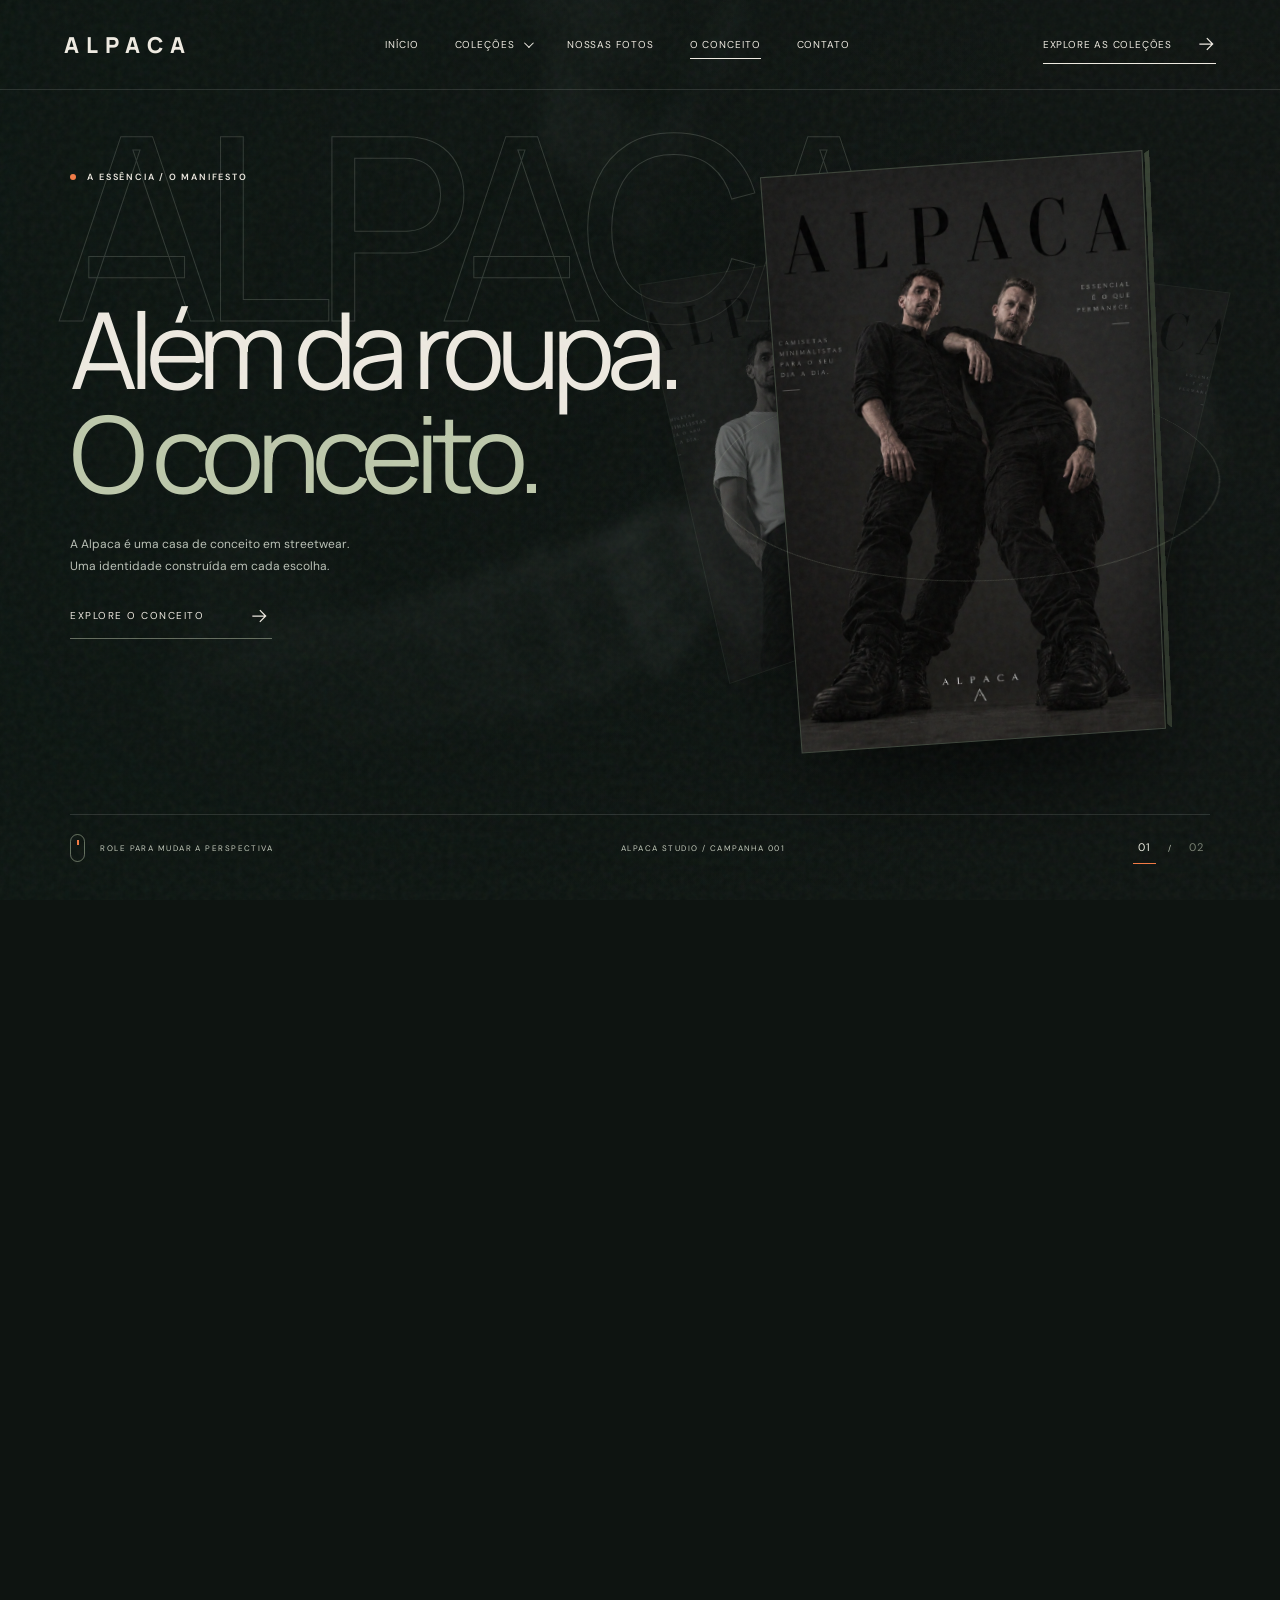
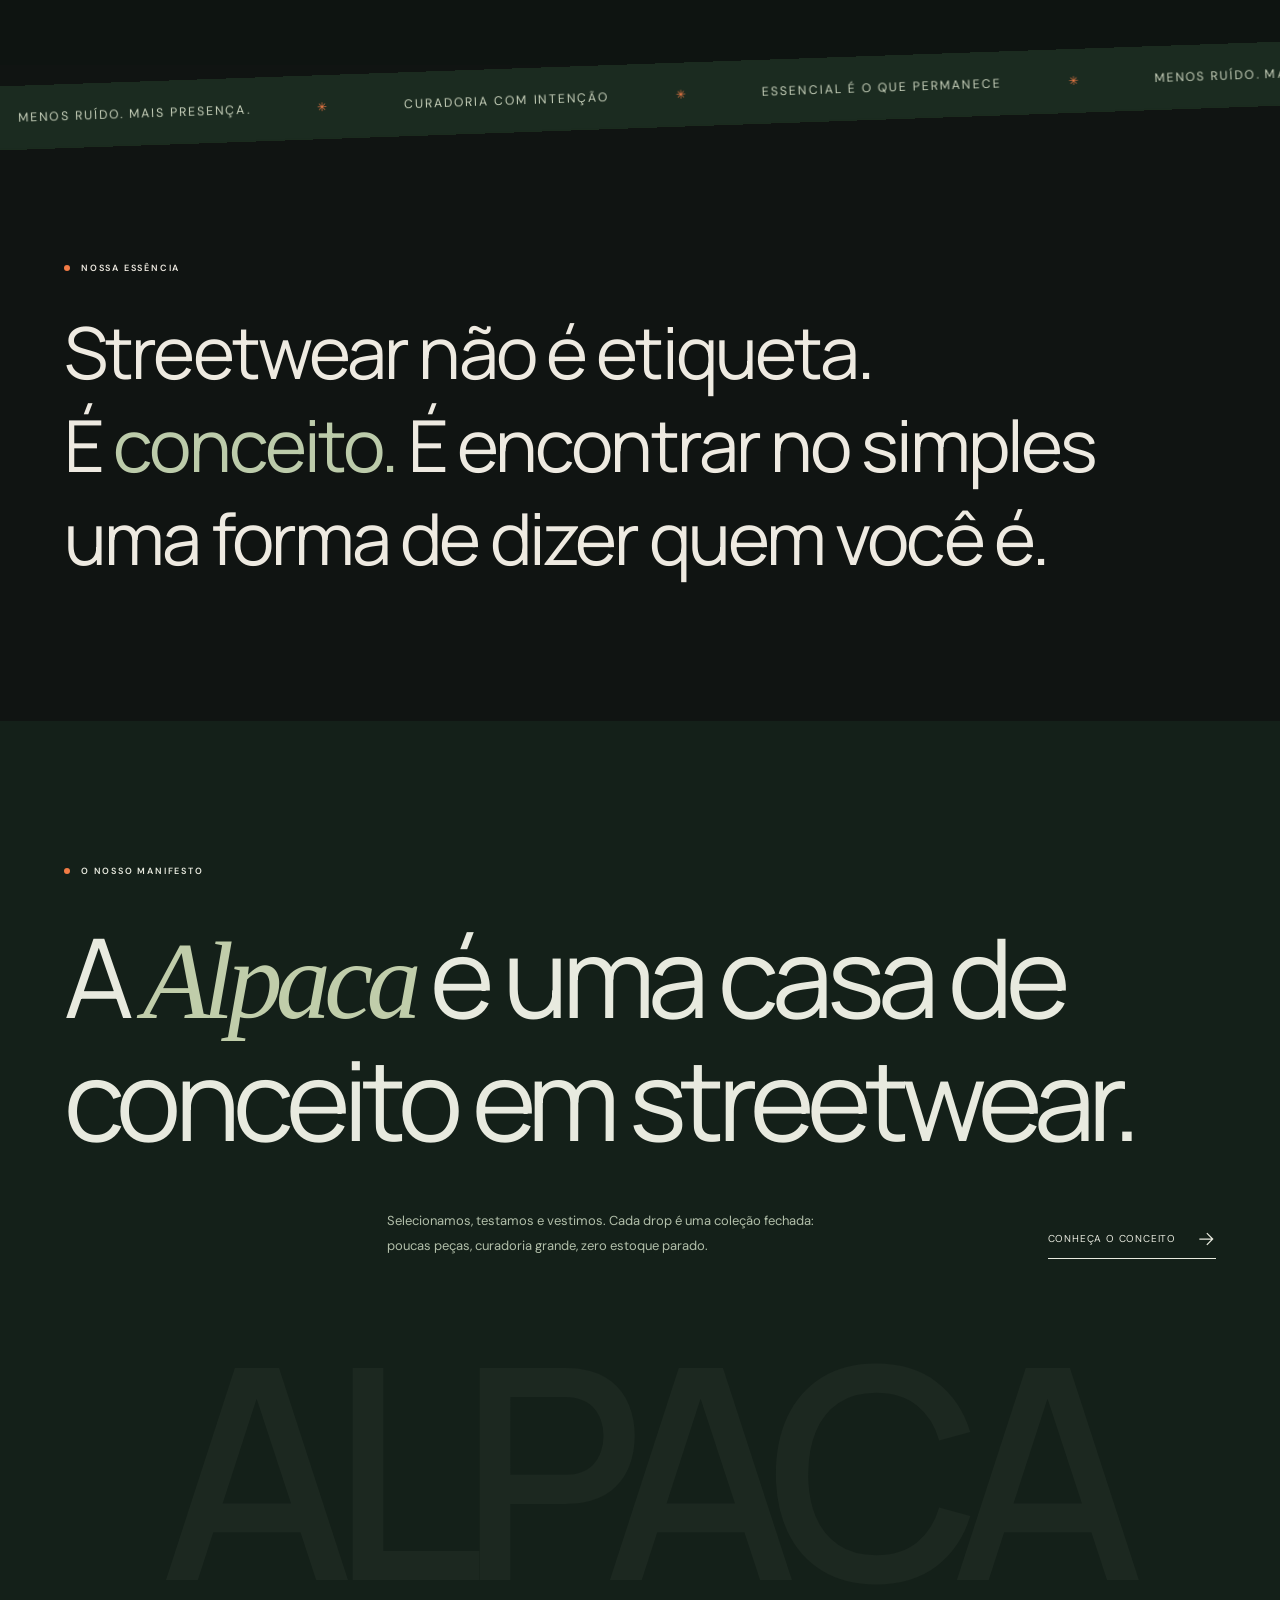
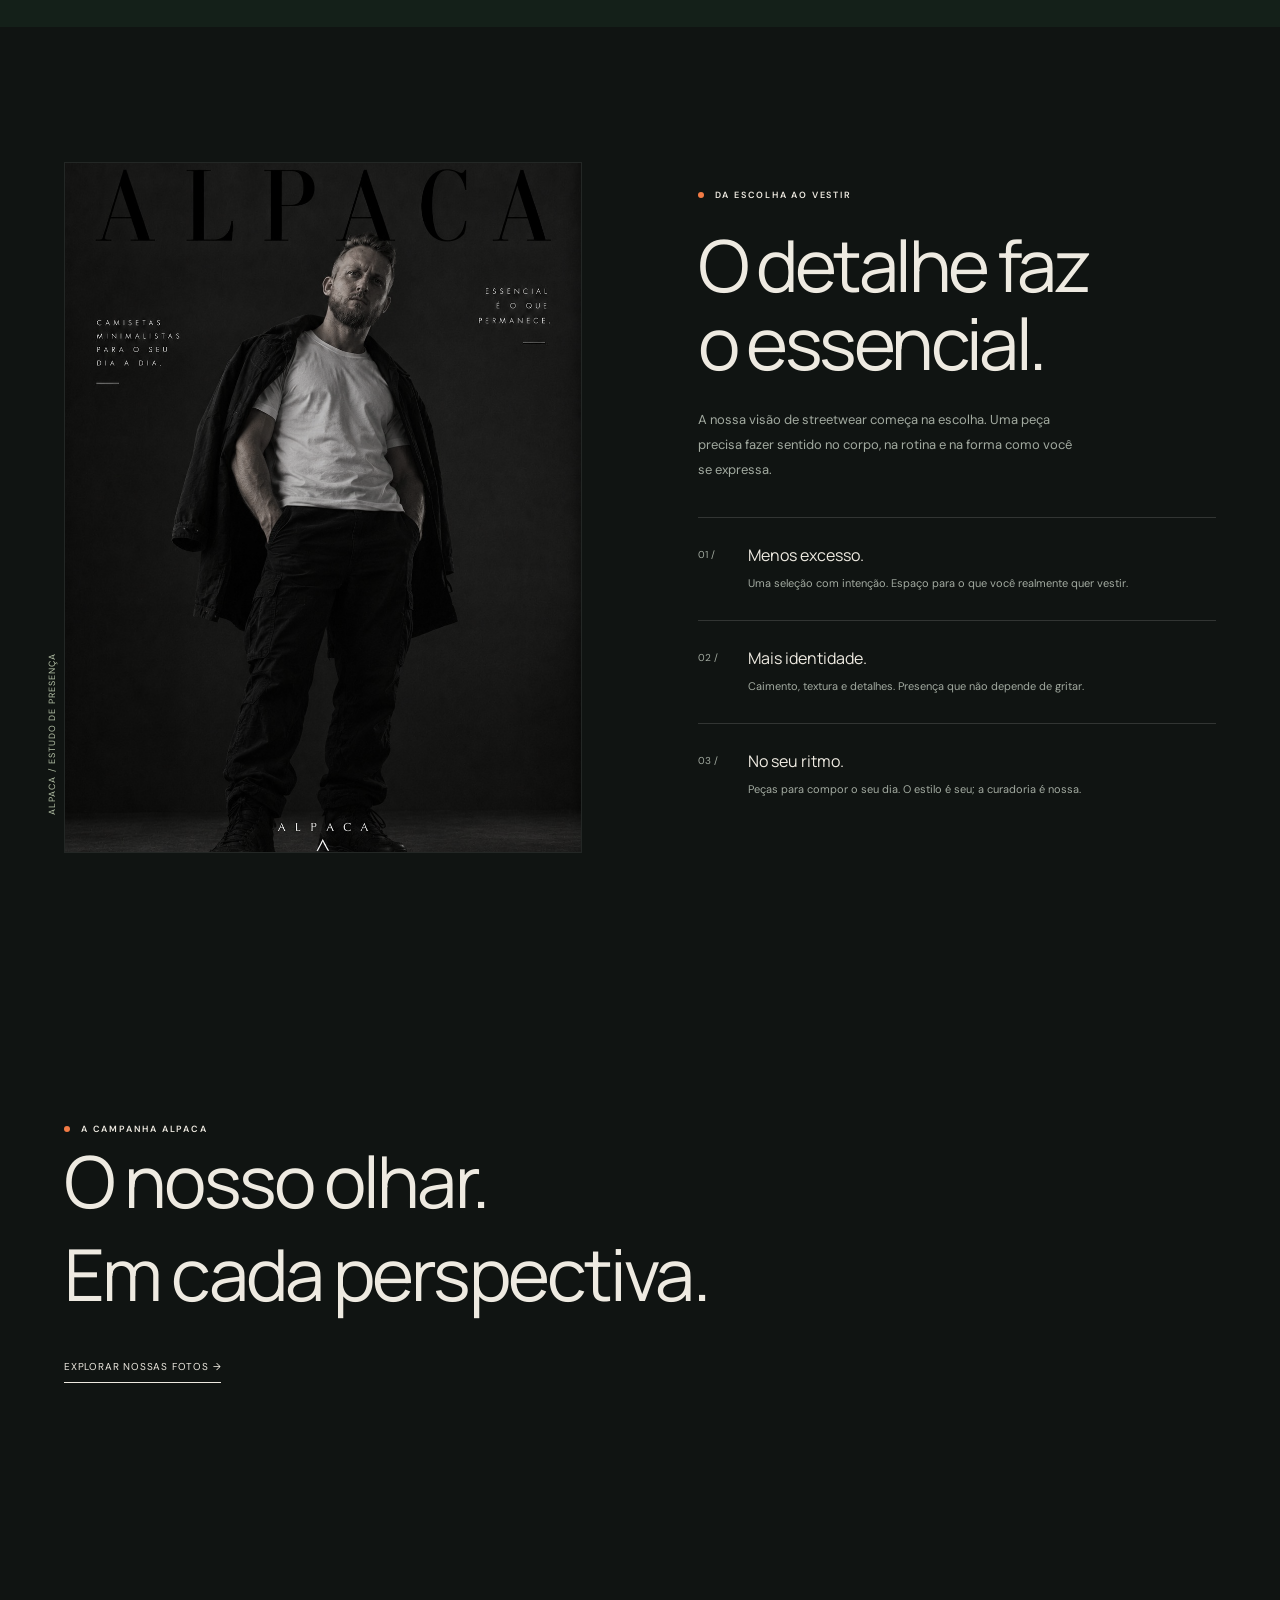
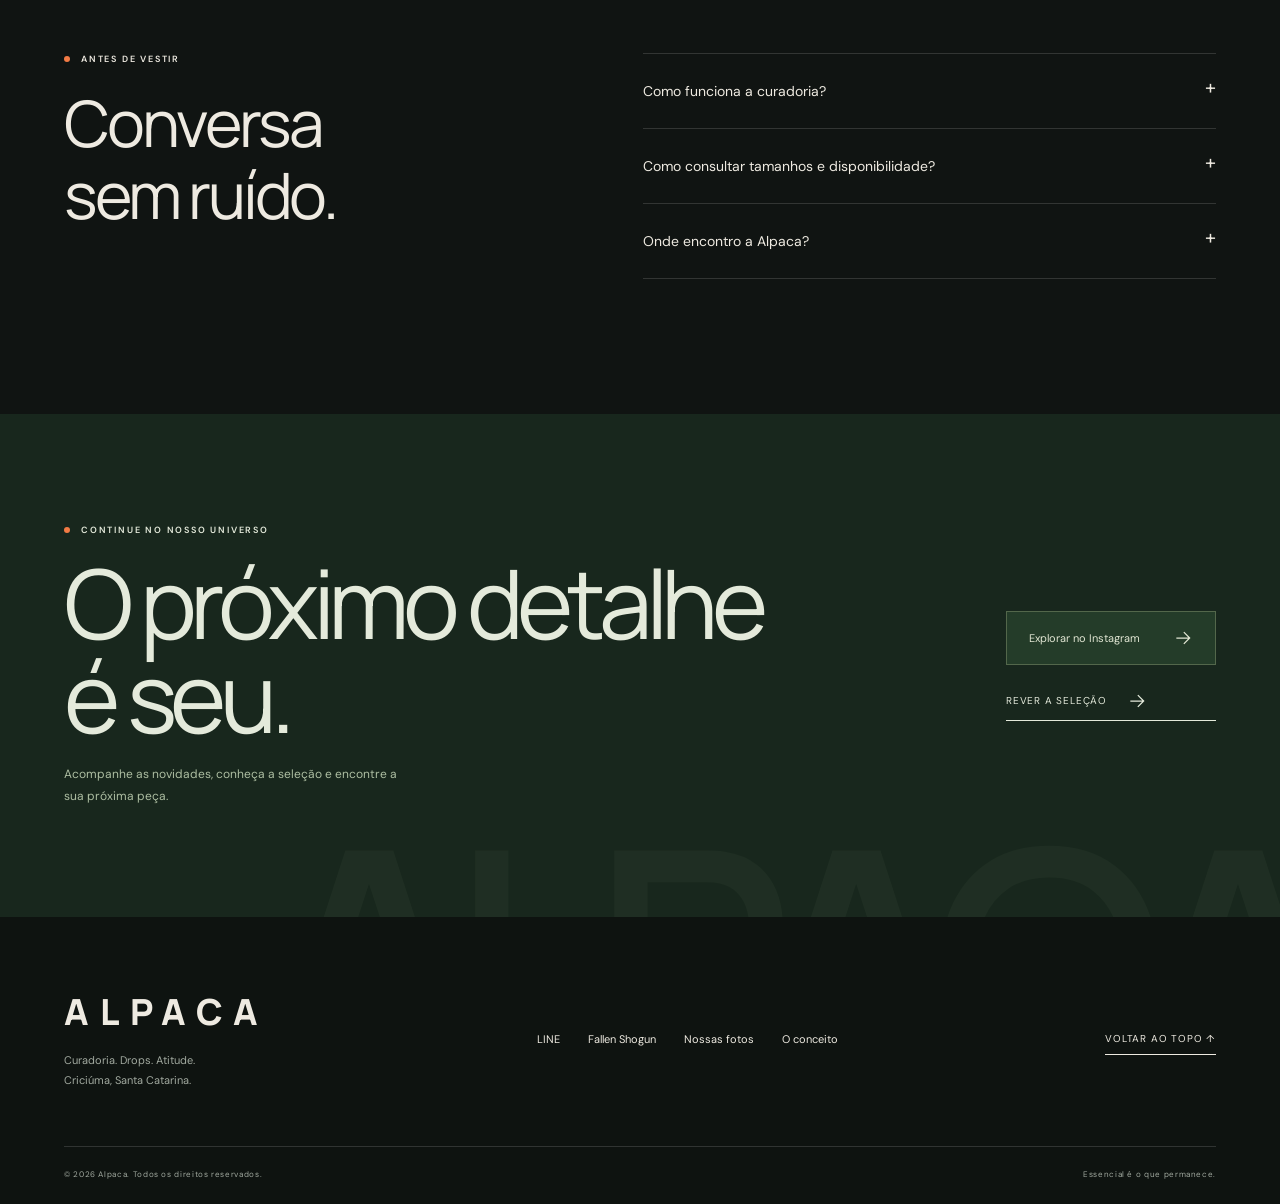
<file: sobre.html>
<!doctype html>
<html lang="pt-BR">
  <head>
    <meta charset="utf-8" />
    <meta name="viewport" content="width=device-width, initial-scale=1" />
    <title>O conceito | ALPACA</title>
    <meta
      name="description"
      content="A Alpaca é uma casa de conceito em streetwear. Conheça nossa visão minimalista, curadoria e universo em Criciúma, SC."
    />
    <meta name="theme-color" content="#101412" />
    <link
      rel="canonical"
      href="https://mateusrampi8-bot.github.io/alpaca/sobre.html"
    />
    <link rel="icon" type="image/svg+xml" href="favicon.svg" />
    <link rel="apple-touch-icon" href="apple-touch-icon.png" />
    <meta property="og:type" content="website" />
    <meta property="og:locale" content="pt_BR" />
    <meta property="og:site_name" content="ALPACA" />
    <meta property="og:title" content="O conceito | ALPACA" />
    <meta
      property="og:description"
      content="A Alpaca é uma casa de conceito em streetwear. Conheça nossa visão minimalista, curadoria e universo em Criciúma, SC."
    />
    <meta
      property="og:url"
      content="https://mateusrampi8-bot.github.io/alpaca/sobre.html"
    />
    <meta
      property="og:image"
      content="https://mateusrampi8-bot.github.io/alpaca/og-cover-sobre.png"
    />
    <meta name="twitter:card" content="summary_large_image" />
    <link rel="preconnect" href="https://fonts.googleapis.com" />
    <link rel="preconnect" href="https://fonts.gstatic.com" crossorigin />
    <link rel="stylesheet" href="assets/site.css?v=always-on" />
    <link rel="stylesheet" href="assets/experience.css?v=always-on" />
    <script src="assets/site.js?v=collections-2" defer></script>
    <script src="assets/experience.js?v=no-degree-18" defer></script>
    <link rel="stylesheet" href="assets/collections.css?v=motion-3" />
  </head>
  <body class="cinematic">
    <a class="skip" href="#conteudo">Pular para o conteúdo</a>
    <header class="site-header" id="top">
      <nav class="nav wrap" aria-label="Navegação principal">
        <a class="logo" href="index.html" aria-label="Alpaca, início">ALPACA</a>
        <div class="nav-links" id="nav-links">
          <a href="index.html">Início</a>
          <details class="collections-menu">
            <summary>Coleções</summary>
            <div class="collections-dropdown">
              <a href="line.html" data-transition="line"><strong>LINE</strong><small>O primeiro capítulo / 21 combinações</small></a>
              <a href="fallen-shogun.html" data-transition="shogun"><strong>FALLEN SHOGUN</strong><small>Arte, tradição e presença</small></a>
            </div>
          </details>
          <a href="fotos.html?v=brand-clean-20">Nossas fotos</a>
          <a href="sobre.html" aria-current="page">O conceito</a>
          <a href="#contato">Contato</a>
        </div>
        <a class="nav-cta" href="index.html#colecoes">Explore as coleções <svg viewBox="0 0 24 24" aria-hidden="true"><path d="M4 12h15M13 5l7 7-7 7" /></svg></a>
        <button class="menu-toggle" aria-label="Abrir menu" aria-expanded="false" aria-controls="nav-links"><span></span><span></span></button>
      </nav>
    </header>
    <main id="conteudo">
      <section class="scene-story" aria-labelledby="hero-title">
        <div class="scene-stage">
          <div class="scene-atmosphere" aria-hidden="true">
            <img src="img/campanha/alpaca-06-cartas.png" alt="" />
          </div>
          <div class="scene-wordmark" aria-hidden="true">ALPACA</div>
          <div class="scene-eyebrow eyebrow">A essência / O manifesto</div>
          <div class="scene-opening">
            <h1 id="hero-title">Além da roupa.<br /><em>O conceito.</em></h1>
            <p>
              A Alpaca é uma casa de conceito em streetwear. Uma identidade
              construída em cada escolha.
            </p>
            <a class="scene-link" href="#conceito"
              >Explore o conceito
              <svg viewBox="0 0 24 24" aria-hidden="true">
                <path d="M4 12h15M13 5l7 7-7 7" /></svg
            ></a>
          </div>
          <div
            class="scene-visual"
            aria-label="Duas perspectivas da campanha Alpaca"
          >
            <div class="scene-echo scene-echo-left">
              <img
                src="img/campanha/alpaca-03.jpg"
                alt=""
                aria-hidden="true"
                width="832"
                height="1248"
              />
            </div>
            <div class="scene-echo scene-echo-right">
              <img
                src="img/campanha/alpaca-09.jpg"
                alt=""
                aria-hidden="true"
                width="832"
                height="1248"
              />
            </div>
            <div class="scene-object">
              <div class="scene-face scene-front">
                <img
                  src="img/campanha/alpaca-10.jpg"
                  alt="Dois modelos com camisetas pretas na campanha Alpaca"
                  width="832"
                  height="1248"
                  fetchpriority="high"
                />
              </div>
              <div class="scene-face scene-back">
                <img
                  src="img/campanha/alpaca-14.jpg"
                  alt="Modelo com camiseta branca em uma perspectiva de baixo para cima"
                  width="832"
                  height="1248"
                />
              </div>
              <span class="scene-edge" aria-hidden="true"></span>
            </div>
            <span class="scene-orbit" aria-hidden="true"></span>
          </div>
          <div class="scene-ending" aria-hidden="true">
            <span class="eyebrow">A forma muda. A essência fica.</span>
            <h2>Presença<br />é <em>atitude.</em></h2>
          </div>
          <div class="scene-footer">
            <span class="scene-scroll"
              ><i aria-hidden="true"></i>Role para mudar a perspectiva</span
            ><span class="scene-edition">ALPACA STUDIO / CAMPANHA 001</span>
            <div
              class="scene-controls"
              role="group"
              aria-label="Perspectiva da campanha"
            >
              <button
                type="button"
                data-scene="0"
                aria-label="Mostrar frente da campanha"
                aria-pressed="true"
              >
                01</button
              ><span>/</span
              ><button
                type="button"
                data-scene="1"
                aria-label="Mostrar verso da campanha"
                aria-pressed="false"
              >
                02
              </button>
            </div>
          </div>
          <div class="scene-track" aria-hidden="true"><span></span></div>
        </div>
      </section>
      <div class="ticker" aria-hidden="true">
        <div class="ticker-track">
          <span>Menos ruído. Mais presença. <i>✳</i></span
          ><span>Curadoria com intenção <i>✳</i></span
          ><span>Essencial é o que permanece <i>✳</i></span
          ><span>Menos ruído. Mais presença. <i>✳</i></span
          ><span>Curadoria com intenção <i>✳</i></span
          ><span>Essencial é o que permanece <i>✳</i></span
          ><span>Menos ruído. Mais presença. <i>✳</i></span
          ><span>Curadoria com intenção <i>✳</i></span
          ><span>Essencial é o que permanece <i>✳</i></span
          ><span>Menos ruído. Mais presença. <i>✳</i></span
          ><span>Curadoria com intenção <i>✳</i></span
          ><span>Essencial é o que permanece <i>✳</i></span>
        </div>
      </div>
      <section class="section wrap">
        <div class="eyebrow about-intro-label reveal">Nossa essência</div>
        <h2 class="about-intro reveal">
          Streetwear não é etiqueta.<br />É <em>conceito.</em> É encontrar no
          simples uma forma de dizer quem você é.
        </h2>
      </section>
      <section class="manifesto" id="manifesto">
        <div class="wrap manifesto-inner">
          <div class="eyebrow reveal">O nosso manifesto</div>
          <div>
            <h2 class="reveal">
              A <em>Alpaca</em> é uma casa de conceito em streetwear.
            </h2>
            <div class="manifesto-text reveal">
              <p>
                Selecionamos, testamos e vestimos. Cada drop é uma coleção
                fechada: poucas peças, curadoria grande, zero estoque parado.
              </p>
              <a class="text-link" href="sobre.html#conceito"
                >Conheça o conceito
                <svg viewBox="0 0 24 24" aria-hidden="true">
                  <path d="M4 12h15M13 5l7 7-7 7" /></svg
              ></a>
            </div>
          </div>
        </div>
        <div class="manifesto-word" aria-hidden="true">ALPACA</div>
      </section>
      <section class="section wrap editorial" id="conceito">
        <div class="editorial-image reveal">
          <img
            src="img/campanha/alpaca-05.jpg"
            alt="Campanha Alpaca: camiseta branca e casaco em uma composição minimalista"
            width="832"
            height="1248"
            loading="lazy"
          /><span class="photo-label">ALPACA / ESTUDO DE PRESENÇA</span>
        </div>
        <div class="editorial-copy">
          <div class="eyebrow reveal">Da escolha ao vestir</div>
          <h2 class="reveal">O detalhe faz<br />o essencial.</h2>
          <p class="reveal">
            A nossa visão de streetwear começa na escolha. Uma peça precisa
            fazer sentido no corpo, na rotina e na forma como você se expressa.
          </p>
          <div class="principles">
            <div class="principle reveal">
              <span>01 /</span>
              <div>
                <h3>Menos excesso.</h3>
                <p>
                  Uma seleção com intenção. Espaço para o que você realmente
                  quer vestir.
                </p>
              </div>
            </div>
            <div class="principle reveal">
              <span>02 /</span>
              <div>
                <h3>Mais identidade.</h3>
                <p>
                  Caimento, textura e detalhes. Presença que não depende de
                  gritar.
                </p>
              </div>
            </div>
            <div class="principle reveal">
              <span>03 /</span>
              <div>
                <h3>No seu ritmo.</h3>
                <p>
                  Peças para compor o seu dia. O estilo é seu; a curadoria é
                  nossa.
                </p>
              </div>
            </div>
          </div>
        </div>
      </section>
      <section class="section wrap"><div class="eyebrow">A campanha Alpaca</div><h2 class="about-intro">O nosso olhar.<br />Em cada perspectiva.</h2><a class="text-link" href="fotos.html?v=brand-clean-20" style="display:inline-flex;margin-top:30px">Explorar nossas fotos →</a></section>
      <section class="section wrap faq" id="duvidas">
        <div class="reveal">
          <div class="eyebrow">Antes de vestir</div>
          <h2>Conversa<br />sem ruído.</h2>
        </div>
        <div class="reveal">
          <details>
            <summary>Como funciona a curadoria?</summary>
            <p>
              Selecionamos as peças em drops: coleções fechadas com uma proposta
              própria. Aqui você explora os detalhes e conhece o universo da
              Alpaca antes de escolher.
            </p>
          </details>
          <details>
            <summary>Como consultar tamanhos e disponibilidade?</summary>
            <p>
              A seleção do site apresenta as peças da marca. Para saber quais
              tamanhos estão disponíveis, consulte os canais da Alpaca. A
              disponibilidade de cada peça pode mudar entre os drops.
            </p>
          </details>
          <details>
            <summary>Onde encontro a Alpaca?</summary>
            <p>
              A Alpaca é de Criciúma, Santa Catarina. Acompanhe os canais da
              marca para conhecer os próximos drops e combinar o atendimento.
            </p>
          </details>
        </div>
      </section>
      <section class="contact" id="contato">
        <div class="wrap contact-inner">
          <div class="reveal">
            <div class="eyebrow">Continue no nosso universo</div>
            <h2>O próximo detalhe<br />é seu.</h2>
            <p>
              Acompanhe as novidades, conheça a seleção e encontre a sua próxima
              peça.
            </p>
          </div>
          <div class="contact-links reveal">
            <a
              class="button"
              href="https://instagram.com/veltrix_conceito"
              target="_blank"
              rel="noopener noreferrer"
              >Explorar no Instagram
              <svg viewBox="0 0 24 24" aria-hidden="true">
                <path d="M4 12h15M13 5l7 7-7 7" /></svg></a
            ><a class="text-link" href="index.html#colecoes"
              >Rever a seleção
              <svg viewBox="0 0 24 24" aria-hidden="true">
                <path d="M4 12h15M13 5l7 7-7 7" /></svg
            ></a>
          </div>
        </div>
      </section>
    </main>
    <footer class="site-footer"><div class="wrap"><div class="footer-top"><div><a class="logo" href="index.html">ALPACA</a><p style="margin-top:15px">Curadoria. Drops. Atitude.<br />Criciúma, Santa Catarina.</p></div><div class="footer-nav"><a href="line.html" data-transition="line">LINE</a><a href="fallen-shogun.html" data-transition="shogun">Fallen Shogun</a><a href="fotos.html?v=brand-clean-20">Nossas fotos</a><a href="sobre.html">O conceito</a></div><a class="text-link" href="#top">Voltar ao topo ↑</a></div><div class="footer-bottom"><span>© 2026 Alpaca. Todos os direitos reservados.</span><span>Essencial é o que permanece.</span></div></div></footer>
    <dialog class="dialog" aria-labelledby="preview-title">
      <button class="dialog-close" aria-label="Fechar visualização" autofocus>
        ×
      </button>
      <div class="dialog-content">
        <img class="dialog-image" id="preview-image" alt="" />
        <div class="dialog-copy">
          <div class="eyebrow">Alpaca / Em detalhe</div>
          <h2 id="preview-title"></h2>
          <p id="preview-description"></p>
          <a
            class="text-link"
            href="#contato"
            onclick="this.closest('dialog').close()"
            >Acompanhar a marca
            <svg viewBox="0 0 24 24" aria-hidden="true">
              <path d="M4 12h15M13 5l7 7-7 7" /></svg
          ></a>
          <div class="dialog-nav">
            <button data-prev aria-label="Imagem anterior">← Anterior</button
            ><span id="preview-counter" aria-live="polite"></span
            ><button data-next aria-label="Próxima imagem">Próxima →</button>
          </div>
        </div>
      </div>
    </dialog>
    <div class="page-curtain" aria-hidden="true">
      <div class="transition-lines"><i style="--width:5vw;--delay:0.0s"></i><i style="--width:12vw;--delay:0.055s"></i><i style="--width:3vw;--delay:0.11s"></i><i style="--width:9vw;--delay:0.165s"></i><i style="--width:2vw;--delay:0.22s"></i><i style="--width:6vw;--delay:0.275s"></i><i style="--width:4vw;--delay:0.33s"></i><i style="--width:10vw;--delay:0.385s"></i></div>
      <div class="transition-japan"><div class="transition-sun"></div><div class="transition-torii"><b></b><b></b></div><div class="transition-petals"><i style="--left:0%;--delay:0.0s"></i><i style="--left:10%;--delay:-0.1s"></i><i style="--left:20%;--delay:-0.2s"></i><i style="--left:30%;--delay:-0.30000000000000004s"></i><i style="--left:40%;--delay:-0.4s"></i><i style="--left:50%;--delay:-0.5s"></i><i style="--left:60%;--delay:-0.6000000000000001s"></i><i style="--left:70%;--delay:-0.7000000000000001s"></i><i style="--left:80%;--delay:-0.8s"></i><i style="--left:90%;--delay:-0.9s"></i><i style="--left:100%;--delay:-1.0s"></i><i style="--left:110%;--delay:-1.1s"></i></div></div>
      <div class="transition-label"><small>ALPACA / ENTRE NO NOSSO UNIVERSO</small><strong>ALPACA</strong></div>
    </div>
  </body>
</html>
</file>
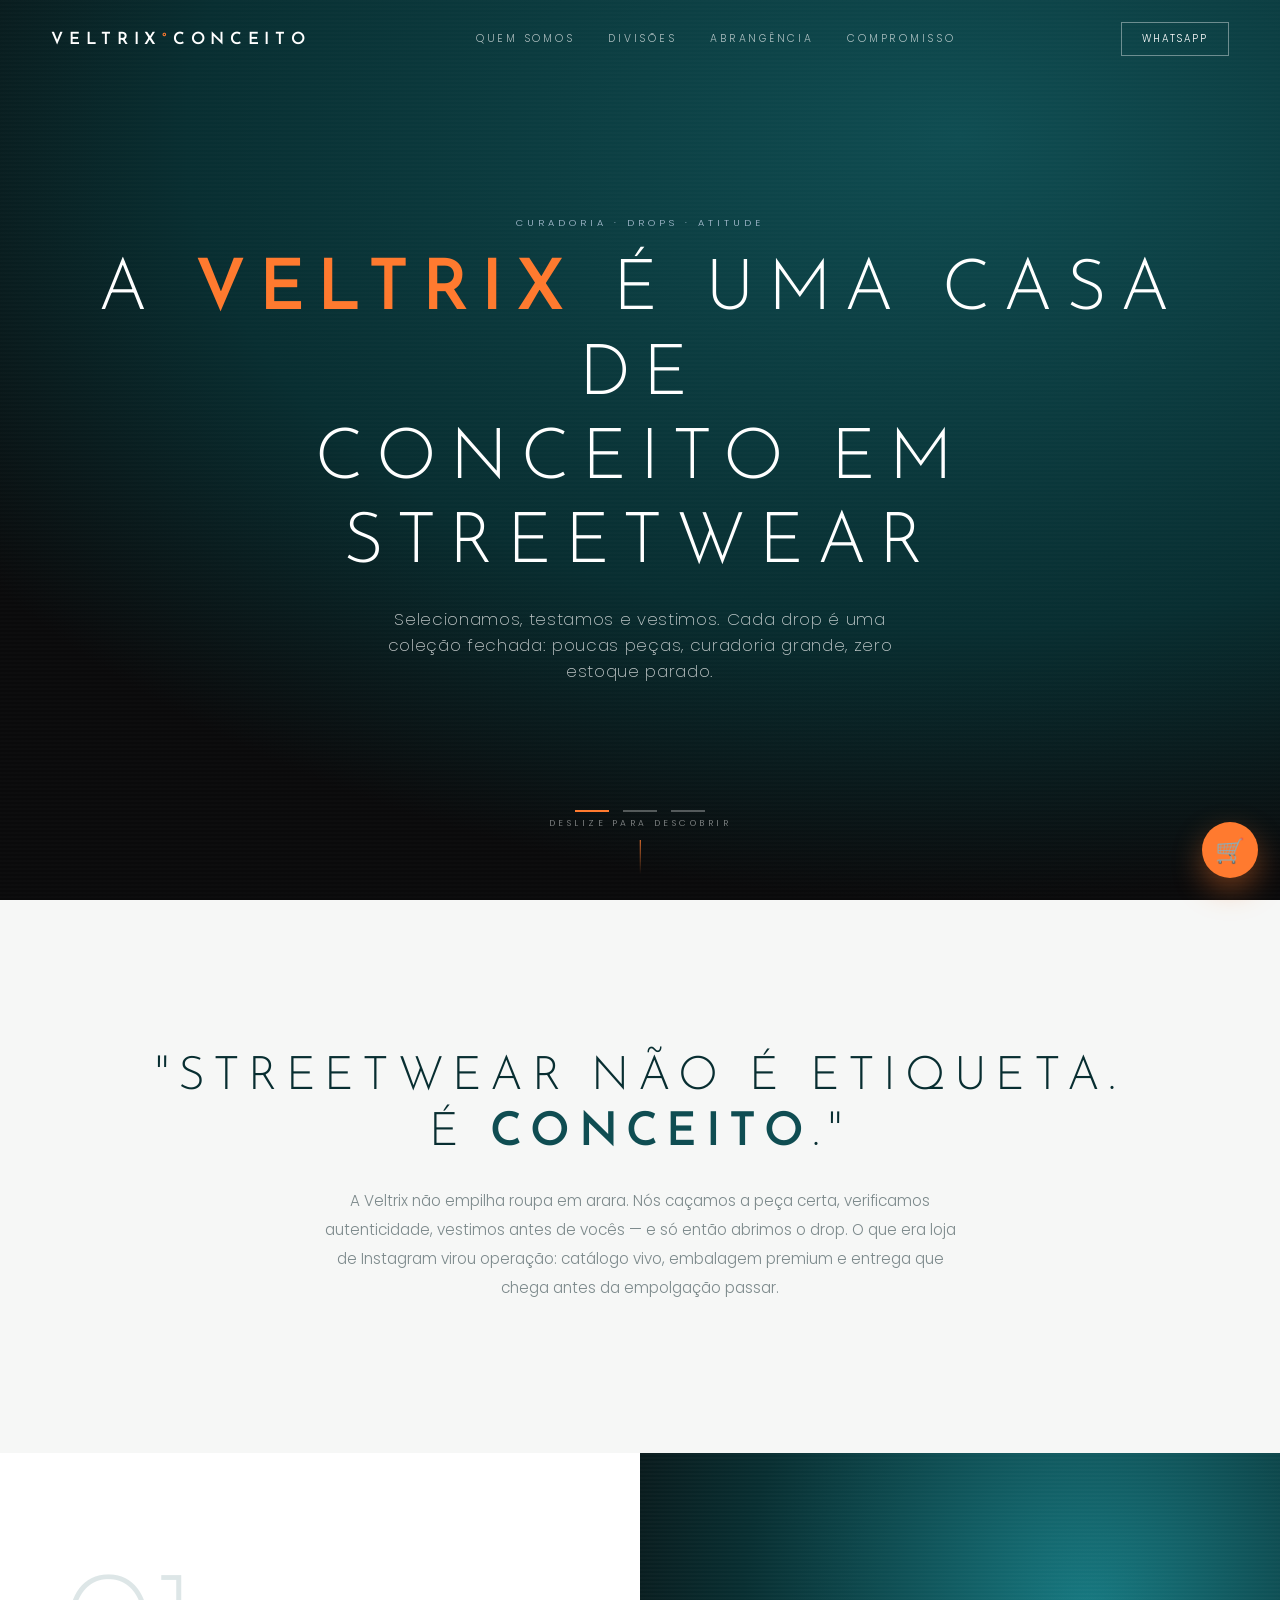
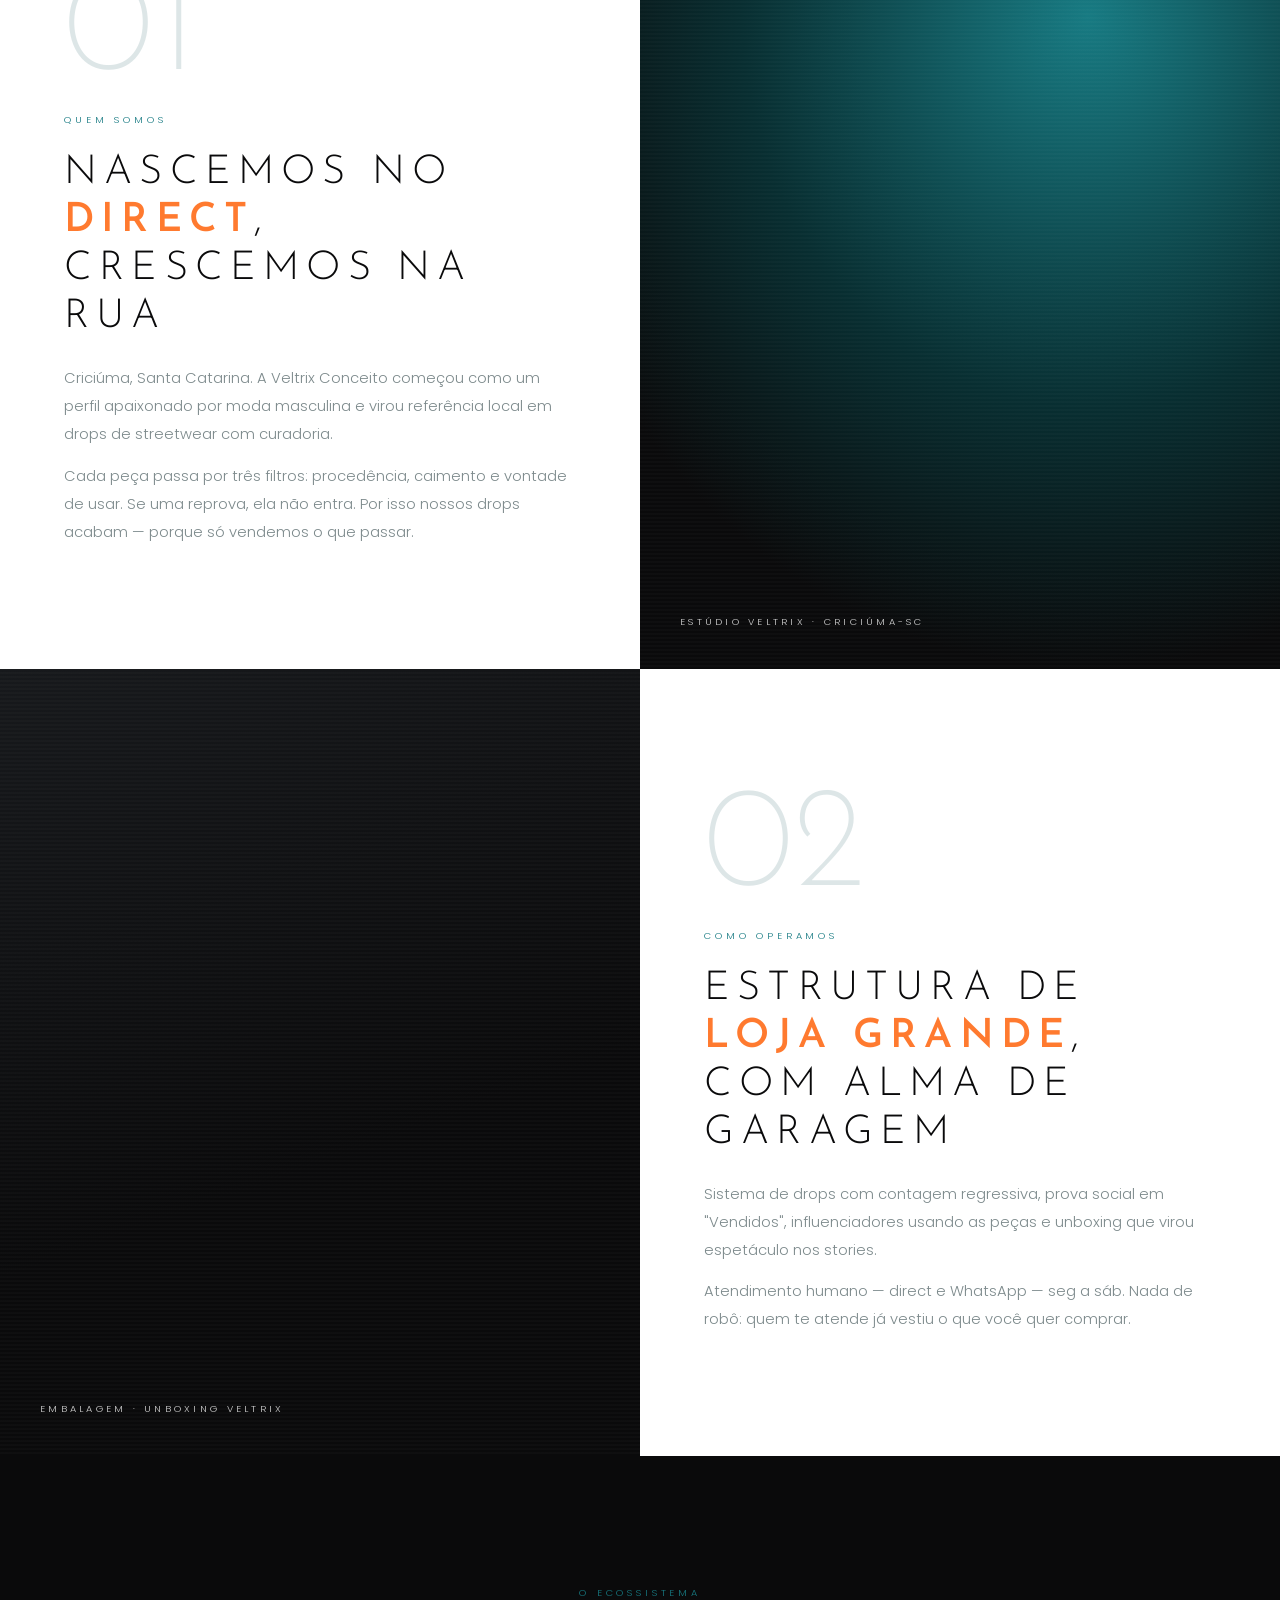
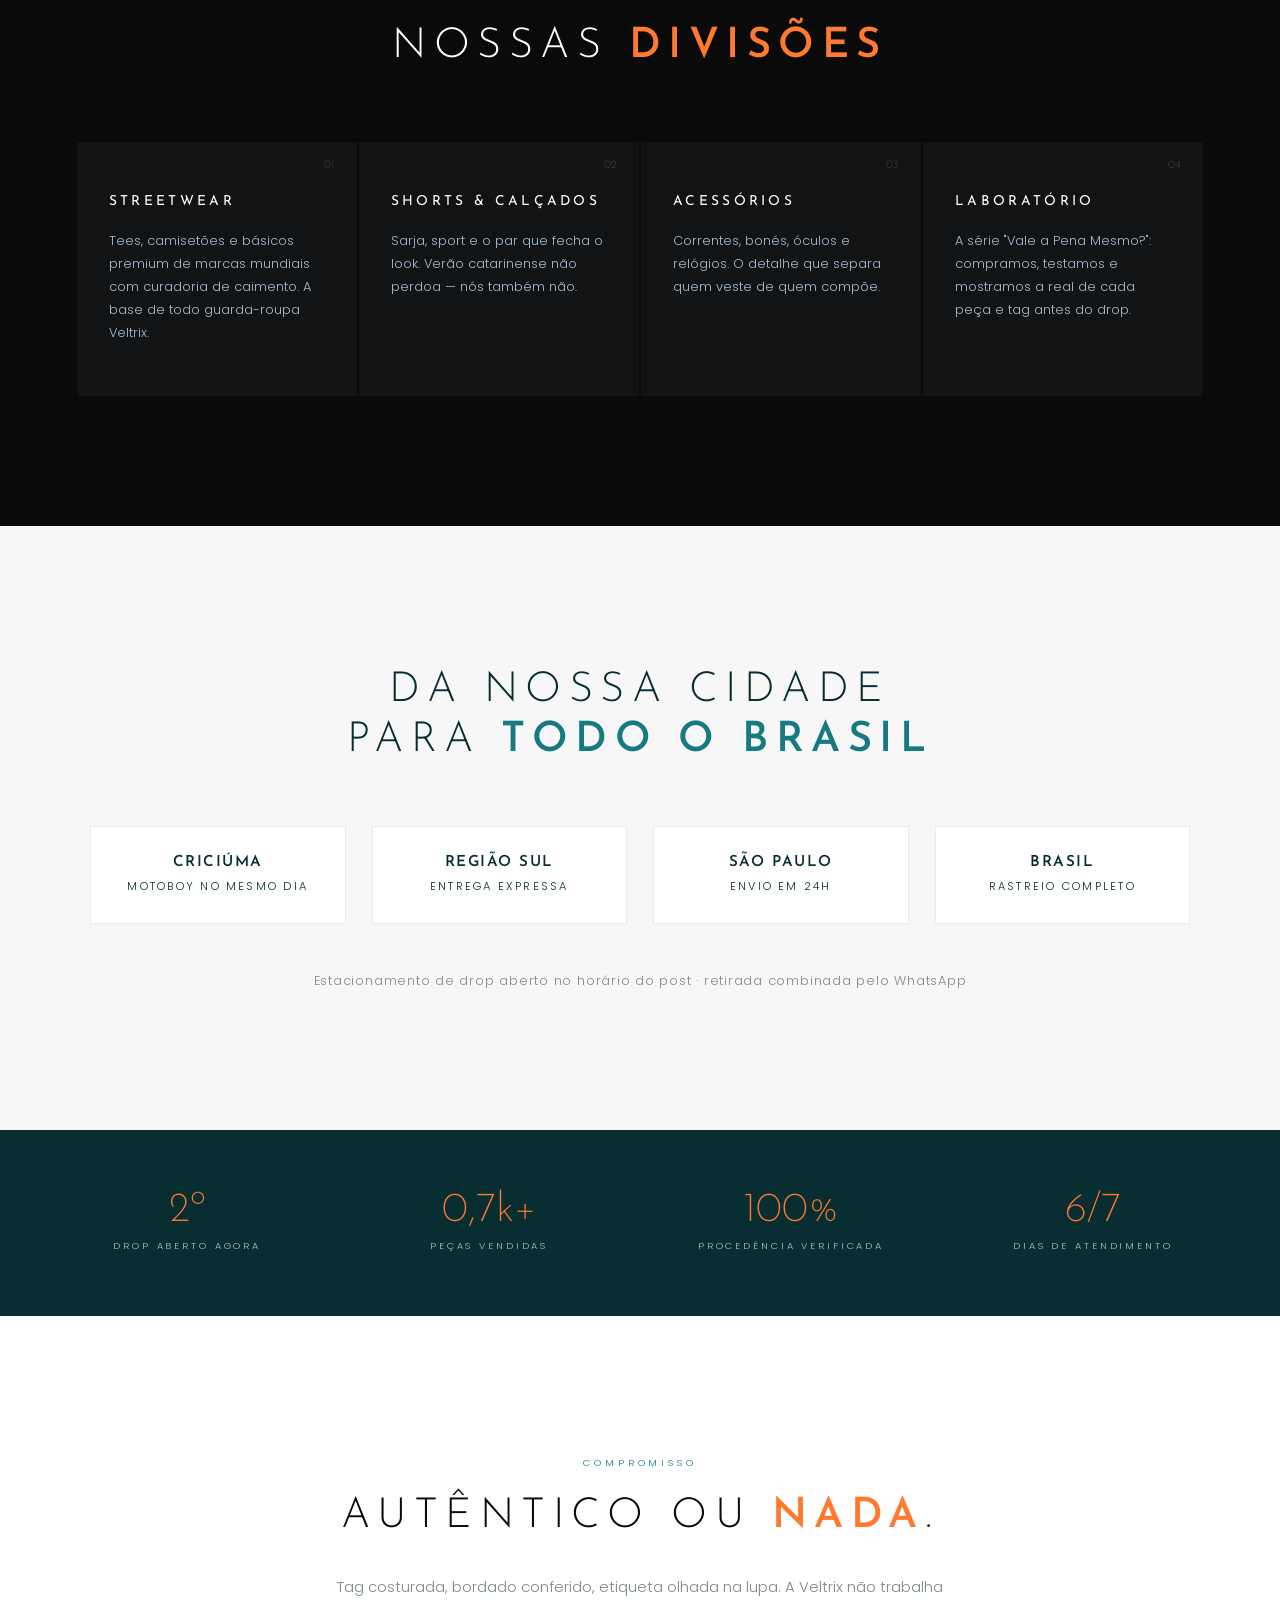
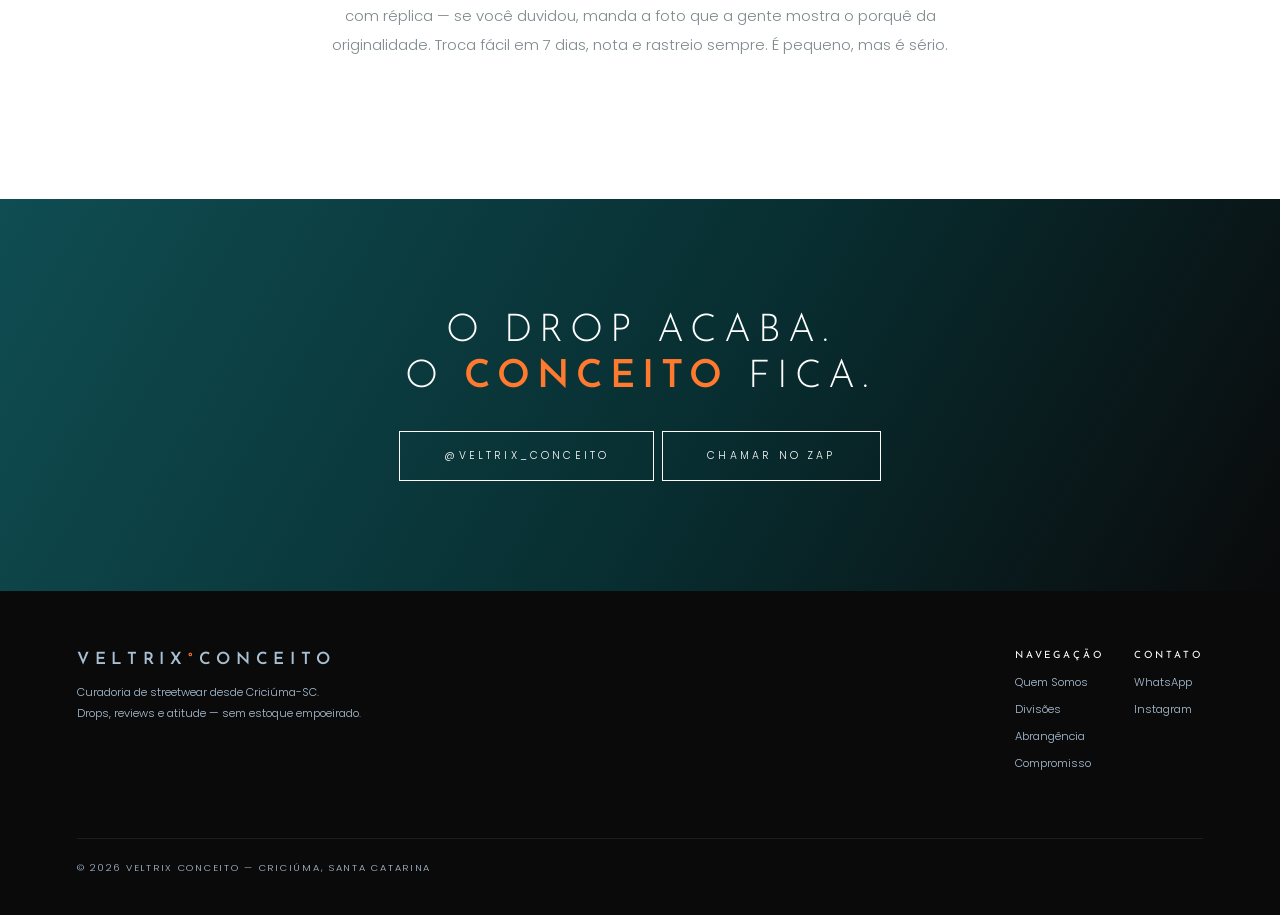
<file: veltrix-montfort.html>
<!DOCTYPE html>
<html lang="pt-BR">
<head>
<meta charset="UTF-8">
<meta name="viewport" content="width=device-width, initial-scale=1.0">
<title>VELTRIX GROUP — Conceito em Streetwear | Criciúma</title>
<meta name="description" content="Veltrix Conceito — curadoria de streetwear e drops. Entrega no mesmo dia em Criciúma e envio para todo o Brasil.">
<link href="https://fonts.googleapis.com/css2?family=Josefin+Sans:wght@200;300;400;600&family=Poppins:wght@200;300;400;600&display=swap" rel="stylesheet">
<style>
:root{
  --petrol:#0f4d52; --petrol-deep:#082e31; --ink:#0a0a0b; --paper:#f6f7f6; --mist:#a9bfd2;
  --orange:#ff7a2f; --teal:#177a82; --white:#fff; --grey:#7d8a8c;
  --f1:'Josefin Sans',sans-serif; --f2:'Poppins',sans-serif;
}
*{margin:0;padding:0;box-sizing:border-box}
html{scroll-behavior:smooth}
body{font-family:var(--f2);font-weight:300;color:var(--ink);background:var(--paper);overflow-x:hidden}
a{color:inherit;text-decoration:none}
h1,h2,h3{font-family:var(--f1);font-weight:300;text-transform:uppercase;letter-spacing:.18em;line-height:1.2}
::selection{background:var(--orange);color:#fff}

/* NAV */
nav{position:fixed;top:0;left:0;right:0;z-index:60;display:flex;justify-content:space-between;align-items:center;
  padding:22px 4vw;color:#fff;transition:background .4s,padding .4s}
nav.solid{background:rgba(10,10,11,.92);backdrop-filter:blur(10px);padding:14px 4vw;border-bottom:1px solid rgba(255,255,255,.08)}
.logo{font-family:var(--f1);font-weight:600;font-size:1.05rem;letter-spacing:.34em}
.logo b{color:var(--orange);font-weight:600}
.menu{display:flex;gap:34px;font-size:.66rem;letter-spacing:.26em;text-transform:uppercase;color:rgba(255,255,255,.66)}
.menu a{transition:.3s;position:relative}
.menu a:hover{color:#fff}
.menu a::after{content:'';position:absolute;left:0;bottom:-6px;width:0;height:1px;background:var(--orange);transition:.3s}
.menu a:hover::after{width:100%}
.zap{border:1px solid rgba(255,255,255,.4);padding:9px 20px;font-size:.62rem;letter-spacing:.2em;text-transform:uppercase;transition:.3s}
.zap:hover{background:var(--orange);border-color:var(--orange);color:#0a0a0b}
.ham{display:none;background:none;border:0;color:#fff;font-size:1.5rem;cursor:pointer}

/* HERO SLIDER */
.hero{position:relative;height:100svh;overflow:hidden;background:var(--ink)}
.slide{position:absolute;inset:0;opacity:0;transition:opacity 1.4s ease;
  display:flex;align-items:center;justify-content:center;text-align:center}
.slide.on{opacity:1}
.s1{background:radial-gradient(110% 100% at 75% 15%,var(--petrol),var(--petrol-deep) 55%,var(--ink) 85%)}
.s2{background:linear-gradient(200deg,#1c1e21 0%,#0a0a0b 55%),radial-gradient(60% 60% at 20% 80%,rgba(255,122,47,.25),transparent)}
.s3{background:radial-gradient(100% 90% at 30% 70%,var(--teal),var(--ink) 75%)}
.slide::before{content:'';position:absolute;inset:0;
  background:repeating-linear-gradient(0deg,transparent 0 2px,rgba(255,255,255,.012) 2px 4px)}
.slide-in{position:relative;z-index:2;color:#fff;padding:0 6vw;transform:translateY(24px);opacity:0;transition:1s .4s}
.slide.on .slide-in{transform:none;opacity:1}
.kicker{font-size:.6rem;letter-spacing:.42em;text-transform:uppercase;color:var(--mist);margin-bottom:20px}
.slide h1{font-size:clamp(1.9rem,5.6vw,4.4rem);margin-bottom:18px}
.slide h1 b{font-weight:600;color:var(--orange)}
.sub{font-weight:200;font-size:clamp(.85rem,1.6vw,1.05rem);color:rgba(255,255,255,.75);max-width:560px;margin:0 auto;letter-spacing:.04em}
.dots{position:absolute;bottom:88px;left:50%;transform:translateX(-50%);z-index:5;display:flex;gap:14px}
.dots i{width:34px;height:2px;background:rgba(255,255,255,.3);cursor:pointer;transition:.3s}
.dots i.on{background:var(--orange)}
.discover{position:absolute;bottom:26px;left:50%;transform:translateX(-50%);z-index:5;color:rgba(255,255,255,.5);
  font-size:.55rem;letter-spacing:.4em;text-transform:uppercase;display:flex;flex-direction:column;align-items:center;gap:10px}
.discover::after{content:'';width:1px;height:34px;background:linear-gradient(var(--orange),transparent);animation:fall 1.8s infinite}
@keyframes fall{0%{transform:scaleY(0);transform-origin:top}50%{transform:scaleY(1)}100%{transform:scaleY(0);transform-origin:bottom}}

/* STATEMENT */
.statement{padding:150px 6vw;background:var(--paper);text-align:center}
.statement h2{font-size:clamp(1.5rem,4vw,2.9rem);max-width:1050px;margin:0 auto;color:var(--petrol-deep)}
.statement h2 b{font-weight:600;color:var(--petrol)}
.statement p{margin-top:26px;color:var(--grey);max-width:640px;margin-inline:auto;font-size:.95rem;line-height:1.9}

/* SECTION SPLIT (Who we are) */
.split{display:grid;grid-template-columns:1fr 1fr;min-height:82vh}
.split .txt{padding:12vh 5vw;display:flex;flex-direction:column;justify-content:center;background:var(--white)}
.eyebrow{font-size:.6rem;letter-spacing:.4em;text-transform:uppercase;color:var(--teal);margin-bottom:22px}
.split h2{font-size:clamp(1.5rem,3.4vw,2.5rem);color:var(--ink);margin-bottom:24px}
.split h2 b{font-weight:600;color:var(--orange)}
.split p{color:var(--grey);line-height:1.9;font-size:.92rem;margin-bottom:14px}
.num{font-family:var(--f1);font-weight:200;font-size:9rem;line-height:1;color:rgba(15,77,82,.14);margin-bottom:8px}
.imgside{position:relative;overflow:hidden;min-height:340px}
.imgside .fill{position:absolute;inset:0}
.f-a{background:radial-gradient(90% 80% at 70% 20%,var(--teal),var(--petrol-deep) 60%,var(--ink))}
.f-b{background:linear-gradient(160deg,#17191c,#0a0a0b 60%),radial-gradient(50% 50% at 80% 90%,rgba(255,122,47,.3),transparent)}
.f-c{background:radial-gradient(100% 80% at 30% 80%,var(--petrol),var(--ink) 70%)}
.imgside .cap{position:absolute;left:40px;bottom:40px;color:rgba(255,255,255,.8);font-size:.6rem;letter-spacing:.34em;text-transform:uppercase}
.imgside::after{content:'';position:absolute;inset:0;background:repeating-linear-gradient(0deg,transparent 0 2px,rgba(255,255,255,.02) 2px 4px)}

/* DIVISIONS */
.divs{background:var(--ink);color:#fff;padding:130px 6vw}
.divs .head{text-align:center;margin-bottom:70px}
.divs h2{font-size:clamp(1.5rem,3.6vw,2.6rem)}
.divs h2 b{font-weight:600;color:var(--orange)}
.dgrid{display:grid;grid-template-columns:repeat(auto-fit,minmax(220px,1fr));gap:2px;max-width:1200px;margin:0 auto}
.dcell{background:#121315;padding:52px 32px;transition:.4s;position:relative;overflow:hidden}
.dcell:hover{background:var(--petrol-deep)}
.dcell h3{font-size:.86rem;letter-spacing:.24em;margin-bottom:18px;font-weight:400}
.dcell p{color:var(--mist);font-size:.8rem;line-height:1.8}
.dcell span{position:absolute;top:18px;right:22px;font-family:var(--f1);font-size:.7rem;color:rgba(255,255,255,.22)}
.dcell::after{content:'';position:absolute;left:0;bottom:0;height:2px;width:0;background:var(--orange);transition:.5s}
.dcell:hover::after{width:100%}

/* COVERAGE */
.cover{padding:140px 6vw;text-align:center;background:var(--paper)}
.cover h2{font-size:clamp(1.5rem,3.6vw,2.6rem);color:var(--petrol-deep);max-width:900px;margin:0 auto 60px}
.cover h2 b{font-weight:600;color:var(--teal)}
.cities{display:grid;grid-template-columns:repeat(auto-fit,minmax(150px,1fr));gap:26px;max-width:1100px;margin:0 auto}
.city{padding:28px 10px;background:#fff;border:1px solid rgba(15,77,82,.1);transition:.35s;font-size:.7rem;letter-spacing:.2em;text-transform:uppercase;color:var(--petrol-deep)}
.city:hover{transform:translateY(-6px);border-color:var(--orange);box-shadow:0 18px 40px rgba(8,46,49,.12)}
.city b{display:block;font-family:var(--f1);font-weight:600;font-size:.95rem;letter-spacing:.1em;margin-bottom:8px}
.cover .fine{margin-top:48px;color:var(--grey);font-size:.8rem;letter-spacing:.06em}

/* NUMBERS STRIP */
.strip{display:grid;grid-template-columns:repeat(auto-fit,minmax(180px,1fr));background:var(--petrol-deep);color:#fff;padding:60px 4vw;gap:30px;text-align:center}
.strip div b{font-family:var(--f1);font-weight:200;font-size:2.6rem;display:block;color:var(--orange)}
.strip div span{font-size:.6rem;letter-spacing:.3em;text-transform:uppercase;color:var(--mist)}

/* COMMITMENT */
.commit{padding:140px 6vw;text-align:center;background:#fff}
.commit h2{font-size:clamp(1.5rem,3.6vw,2.6rem);color:var(--ink);max-width:860px;margin:0 auto 30px}
.commit h2 b{font-weight:600;color:var(--orange)}
.commit p{max-width:620px;margin:0 auto;color:var(--grey);line-height:1.95;font-size:.93rem}

/* CTA BAND */
.band{background:linear-gradient(120deg,var(--petrol) 0%,var(--petrol-deep) 55%,var(--ink));padding:110px 6vw;text-align:center;color:#fff}
.band h2{font-size:clamp(1.4rem,3.4vw,2.4rem);margin-bottom:30px}
.band h2 b{font-weight:600;color:var(--orange)}
.btn{display:inline-block;border:1px solid #fff;padding:16px 44px;font-size:.66rem;letter-spacing:.3em;text-transform:uppercase;color:#fff;transition:.3s}
.btn:hover{background:var(--orange);border-color:var(--orange);color:#0a0a0b}

/* FOOTER */
footer{background:var(--ink);color:var(--mist);padding:60px 6vw 40px;display:grid;grid-template-columns:1fr auto auto;gap:30px;align-items:start}
footer .logo{margin-bottom:14px}
footer p{font-size:.7rem;line-height:1.9}
footer h4{font-family:var(--f1);font-weight:400;font-size:.62rem;letter-spacing:.3em;text-transform:uppercase;color:#fff;margin-bottom:14px}
footer a{display:block;font-size:.7rem;margin-bottom:10px;transition:.3s}
footer a:hover{color:var(--orange)}
.copy{grid-column:1/-1;border-top:1px solid rgba(255,255,255,.08);padding-top:22px;margin-top:26px;font-size:.6rem;letter-spacing:.18em;text-transform:uppercase}

/* WPP FLOAT */
.wpp{position:fixed;right:22px;bottom:22px;z-index:70;width:56px;height:56px;border-radius:50%;background:var(--orange);
  color:#0a0a0b;display:flex;align-items:center;justify-content:center;font-size:1.5rem;box-shadow:0 12px 30px rgba(255,122,47,.4);transition:.3s}
.wpp:hover{transform:scale(1.12)}

/* REVEAL */
.rv{opacity:0;transform:translateY(40px);transition:opacity .9s,transform .9s}
.rv.on{opacity:1;transform:none}

@media(max-width:900px){
  .menu{position:fixed;top:0;right:0;bottom:0;width:76vw;background:rgba(10,10,11,.98);flex-direction:column;
    justify-content:center;padding:0 8vw;transform:translateX(100%);transition:.45s}
  .menu.open{transform:none}
  .ham{display:block;z-index:65}
  .zap{display:none}
  .split{grid-template-columns:1fr}
  footer{grid-template-columns:1fr}
}
</style>
</head>
<body>

<nav id="nav">
  <a class="logo" href="#top">VELTRIX<b>°</b>CONCEITO</a>
  <div class="menu" id="menu">
    <a href="#quem">Quem Somos</a>
    <a href="#divisoes">Divisões</a>
    <a href="#abrangencia">Abrangência</a>
    <a href="#compromisso">Compromisso</a>
  </div>
  <a class="zap" href="https://wa.me/5548999990000?text=Opa!%20Quero%20o%20Drop%2002" target="_blank">WhatsApp</a>
  <button class="ham" id="ham">☰</button>
</nav>

<header class="hero" id="top">
  <div class="slide s1 on"><div class="slide-in">
    <div class="kicker">Curadoria · Drops · Atitude</div>
    <h1>A <b>Veltrix</b> é uma casa de<br>conceito em streetwear</h1>
    <p class="sub">Selecionamos, testamos e vestimos. Cada drop é uma coleção fechada: poucas peças, curadoria grande, zero estoque parado.</p>
  </div></div>
  <div class="slide s2"><div class="slide-in">
    <div class="kicker">2º Drop · Últimas Peças</div>
    <h1>Peça escolhida.<br>Peça <b>vendida</b>. Peça sua.</h1>
    <p class="sub">Entrega por motoboy no mesmo dia em Criciúma e envio com rastreio para todo o Brasil.</p>
  </div></div>
  <div class="slide s3"><div class="slide-in">
    <div class="kicker">Série Vale a Pena Mesmo?</div>
    <h1>A gente compra.<br>A gente <b>testa</b>. A gente fala.</h1>
    <p class="sub">Review honesto de cada peça antes de virar drop. Se não vale, a gente conta — e não compra.</p>
  </div></div>
  <div class="dots" id="dots"><i class="on"></i><i></i><i></i></div>
  <div class="discover">Deslize para descobrir</div>
</header>

<section class="statement">
  <h2 class="rv">"Streetwear não é etiqueta.<br>É <b>conceito</b>."</h2>
  <p class="rv">A Veltrix não empilha roupa em arara. Nós caçamos a peça certa, verificamos autenticidade, vestimos antes de vocês — e só então abrimos o drop. O que era loja de Instagram virou operação: catálogo vivo, embalagem premium e entrega que chega antes da empolgação passar.</p>
</section>

<section class="split" id="quem">
  <div class="txt rv">
    <div class="num">01</div>
    <div class="eyebrow">Quem Somos</div>
    <h2>Nascemos no <b>direct</b>,<br>crescemos na rua</h2>
    <p>Criciúma, Santa Catarina. A Veltrix Conceito começou como um perfil apaixonado por moda masculina e virou referência local em drops de streetwear com curadoria.</p>
    <p>Cada peça passa por três filtros: procedência, caimento e vontade de usar. Se uma reprova, ela não entra. Por isso nossos drops acabam — porque só vendemos o que passar.</p>
  </div>
  <div class="imgside"><div class="fill f-a"></div><div class="cap">Estúdio Veltrix · Criciúma-SC</div></div>
</section>

<section class="split">
  <div class="imgside"><div class="fill f-b" style="order:-1"></div><div class="cap">Embalagem · Unboxing Veltrix</div></div>
  <div class="txt rv">
    <div class="num">02</div>
    <div class="eyebrow">Como Operamos</div>
    <h2>Estrutura de <b>loja grande</b>,<br>com alma de garagem</h2>
    <p>Sistema de drops com contagem regressiva, prova social em "Vendidos", influenciadores usando as peças e unboxing que virou espetáculo nos stories.</p>
    <p>Atendimento humano — direct e WhatsApp — seg a sáb. Nada de robô: quem te atende já vestiu o que você quer comprar.</p>
  </div>
</section>

<section class="divs" id="divisoes">
  <div class="head rv">
    <div class="eyebrow">O ecossistema</div>
    <h2>Nossas <b>divisões</b></h2>
  </div>
  <div class="dgrid">
    <div class="dcell rv"><span>01</span><h3>Streetwear</h3><p>Tees, camisetões e básicos premium de marcas mundiais com curadoria de caimento. A base de todo guarda-roupa Veltrix.</p></div>
    <div class="dcell rv"><span>02</span><h3>Shorts & Calçados</h3><p>Sarja, sport e o par que fecha o look. Verão catarinense não perdoa — nós também não.</p></div>
    <div class="dcell rv"><span>03</span><h3>Acessórios</h3><p>Correntes, bonés, óculos e relógios. O detalhe que separa quem veste de quem compõe.</p></div>
    <div class="dcell rv"><span>04</span><h3>Laboratório</h3><p>A série "Vale a Pena Mesmo?": compramos, testamos e mostramos a real de cada peça e tag antes do drop.</p></div>
  </div>
</section>

<section class="cover" id="abrangencia">
  <h2 class="rv">Da nossa cidade<br>para <b>todo o Brasil</b></h2>
  <div class="cities">
    <div class="city rv"><b>Criciúma</b>Motoboy no mesmo dia</div>
    <div class="city rv"><b>Região Sul</b>Entrega expressa</div>
    <div class="city rv"><b>São Paulo</b>Envio em 24h</div>
    <div class="city rv"><b>Brasil</b>Rastreio completo</div>
  </div>
  <p class="fine">Estacionamento de drop aberto no horário do post · retirada combinada pelo WhatsApp</p>
</section>

<div class="strip">
  <div><b>2º</b><span>Drop aberto agora</span></div>
  <div><b>0,7k+</b><span>Peças vendidas</span></div>
  <div><b>100%</b><span>Procedência verificada</span></div>
  <div><b>6/7</b><span>Dias de atendimento</span></div>
</div>

<section class="commit" id="compromisso">
  <div class="eyebrow">Compromisso</div>
  <h2 class="rv">Autêntico ou <b>nada</b>.</h2>
  <p class="rv">Tag costurada, bordado conferido, etiqueta olhada na lupa. A Veltrix não trabalha com réplica — se você duvidou, manda a foto que a gente mostra o porquê da originalidade. Troca fácil em 7 dias, nota e rastreio sempre. É pequeno, mas é sério.</p>
</section>

<section class="band">
  <h2 class="rv">O drop acaba.<br>O <b>conceito</b> fica.</h2>
  <a class="btn" href="https://instagram.com/veltrix_conceito" target="_blank">@veltrix_conceito</a>&nbsp;
  <a class="btn" href="https://wa.me/5548999990000?text=Quero%20entrar%20no%20Drop" target="_blank">Chamar no Zap</a>
</section>

<footer>
  <div>
    <a class="logo" href="#top">VELTRIX<b>°</b>CONCEITO</a>
    <p>Curadoria de streetwear desde Criciúma-SC.<br>Drops, reviews e atitude — sem estoque empoeirado.</p>
  </div>
  <div><h4>Navegação</h4>
    <a href="#quem">Quem Somos</a><a href="#divisoes">Divisões</a><a href="#abrangencia">Abrangência</a><a href="#compromisso">Compromisso</a>
  </div>
  <div><h4>Contato</h4>
    <a href="https://wa.me/5548999990000" target="_blank">WhatsApp</a><a href="https://instagram.com/veltrix_conceito" target="_blank">Instagram</a>
  </div>
  <div class="copy">© 2026 Veltrix Conceito — Criciúma, Santa Catarina</div>
</footer>

<a class="wpp" href="https://wa.me/5548999990000?text=Opa%20Veltrix!" target="_blank">🛒</a>

<script>
/* HERO SLIDER */
const slides=[...document.querySelectorAll('.slide')],dots=[...document.querySelectorAll('#dots i')];
let cur=0,auto;
function go(i){slides[cur].classList.remove('on');dots[cur].classList.remove('on');cur=(i+slides.length)%slides.length;
  slides[cur].classList.add('on');dots[cur].classList.add('on');}
function autoNext(){auto=setInterval(()=>go(cur+1),6500)}
dots.forEach((d,i)=>d.onclick=()=>{clearInterval(auto);go(i);autoNext()});
autoNext();

/* NAV solid on scroll */
const nav=document.getElementById('nav');
addEventListener('scroll',()=>nav.classList.toggle('solid',scrollY>60),{passive:true});

/* MENU */
document.getElementById('ham').onclick=()=>document.getElementById('menu').classList.toggle('open');
document.querySelectorAll('.menu a').forEach(a=>a.onclick=()=>document.getElementById('menu').classList.remove('open'));

/* REVEAL */
const io=new IntersectionObserver(es=>es.forEach(x=>{if(x.isIntersecting){x.target.classList.add('on');io.unobserve(x.target)}}),{threshold:.18});
document.querySelectorAll('.rv').forEach(el=>io.observe(el));
</script>
</body>
</html>
</file>
<file: assets/site.css>
@import url("https://fonts.googleapis.com/css2?family=DM+Sans:wght@400;450;500;600;700&family=Manrope:wght@400;500;600;700;800&display=swap");

:root {
  --paper: #f1f0e9;
  --ink: #20231f;
  --muted: #686d64;
  --line: #d1d3c9;
  --green: #163c38;
  --orange: #ed6b36;
  --ease: cubic-bezier(0.2, 0.75, 0.25, 1);
}
* {
  box-sizing: border-box;
}
html {
  scroll-behavior: smooth;
  scroll-padding-top: 100px;
}
body {
  margin: 0;
  background: var(--paper);
  color: var(--ink);
  font-family: "DM Sans", sans-serif;
  -webkit-font-smoothing: antialiased;
}
body.locked {
  overflow: hidden;
}
a {
  color: inherit;
  text-decoration: none;
}
button {
  font: inherit;
  color: inherit;
  cursor: pointer;
}
button,
a {
  -webkit-tap-highlight-color: transparent;
}
button {
  border: 0;
}
img {
  display: block;
  width: 100%;
  height: auto;
}
::selection {
  background: var(--orange);
  color: var(--paper);
}
:focus-visible {
  outline: 2px solid var(--orange);
  outline-offset: 6px;
}
button:disabled {
  cursor: default;
}
h1,
h2,
h3,
p {
  margin: 0;
}
h1,
h2,
h3 {
  font-family: Manrope, sans-serif;
}
svg {
  width: 20px;
  height: 20px;
  fill: none;
  stroke: currentColor;
  stroke-width: 1.5;
}
.wrap {
  width: min(1440px, 90%);
  margin: auto;
}
.eyebrow {
  font-size: 10px;
  font-weight: 600;
  letter-spacing: 0.18em;
  text-transform: uppercase;
  display: flex;
  align-items: center;
  gap: 11px;
}
.eyebrow::before {
  content: "";
  width: 6px;
  height: 6px;
  background: var(--orange);
  border-radius: 50%;
  flex-shrink: 0;
}
.skip {
  position: fixed;
  left: 20px;
  top: -100px;
  z-index: 200;
  background: var(--paper);
  padding: 16px;
}
.skip:focus {
  top: 15px;
}
.site-header {
  height: 90px;
  position: relative;
  z-index: 50;
  border-bottom: 1px solid var(--line);
}
.nav {
  height: 100%;
  display: flex;
  align-items: center;
  justify-content: space-between;
  gap: 30px;
}
.logo {
  font-family: Manrope, sans-serif;
  font-weight: 800;
  letter-spacing: 0.27em;
  font-size: 23px;
  white-space: nowrap;
}
.logo span {
  color: var(--orange);
  letter-spacing: 0;
  vertical-align: top;
  font-size: 22px;
}
.nav-links {
  display: flex;
  gap: 36px;
  align-items: center;
}
.nav-links a {
  font-size: 12px;
  position: relative;
}
.nav-links a:after {
  content: "";
  position: absolute;
  left: 0;
  right: 100%;
  bottom: -8px;
  height: 1px;
  background: var(--ink);
  transition: right 0.3s;
}
.nav-links a:hover:after,
.nav-links a[aria-current="page"]:after {
  right: 0;
}
.nav-cta {
  font-size: 11px;
  border-bottom: 1px solid var(--ink);
  padding: 9px 0;
  display: flex;
  gap: 24px;
  align-items: center;
}
.menu-toggle {
  display: none;
  background: none;
  width: 44px;
  height: 44px;
  padding: 10px;
}
.menu-toggle span {
  display: block;
  height: 1px;
  background: currentColor;
  margin: 6px 0;
  transition: transform 0.3s;
}
.hero {
  min-height: 720px;
  min-height: min(840px, calc(100svh - 90px));
  display: grid;
  grid-template-columns: 1.04fr 1fr;
  align-items: center;
  gap: 30px;
  padding-top: 55px;
  padding-bottom: 60px;
  position: relative;
}
.hero-copy {
  position: relative;
  z-index: 2;
}
.hero h1 {
  font-size: clamp(58px, 6.8vw, 104px);
  font-weight: 500;
  line-height: 1.04;
  letter-spacing: -0.065em;
  margin: 30px 0;
}
.hero h1 em {
  font-style: normal;
  color: var(--green);
}
.hero-copy > p {
  max-width: 335px;
  font-size: 14px;
  line-height: 1.9;
  color: var(--muted);
}
.hero-actions {
  display: flex;
  align-items: center;
  gap: 28px;
  margin-top: 33px;
}
.button {
  display: inline-flex;
  align-items: center;
  justify-content: space-between;
  gap: 32px;
  min-height: 51px;
  padding: 16px 22px;
  background: var(--green);
  color: var(--paper);
  font-size: 11px;
  transition:
    background 0.3s,
    transform 0.3s;
}
.button:hover {
  background: #25554d;
  transform: translateY(-3px);
}
.text-link {
  font-size: 11px;
  display: inline-flex;
  gap: 20px;
  align-items: center;
  border-bottom: 1px solid currentColor;
  padding: 9px 0;
}
.hero-note {
  margin-top: 64px;
  display: flex;
  align-items: center;
  gap: 14px;
  font-size: 9px;
  letter-spacing: 0.1em;
  text-transform: uppercase;
  color: var(--muted);
}
.hero-note:before {
  content: "";
  width: 32px;
  height: 1px;
  background: var(--orange);
}
.hero-art {
  position: relative;
  height: 560px;
  perspective: 1300px;
  isolation: isolate;
}
.art-orbit {
  position: absolute;
  width: 430px;
  height: 430px;
  border: 1px solid var(--line);
  border-radius: 50%;
  top: 60px;
  left: calc(50% - 215px);
  transform: rotateX(55deg) rotateZ(-25deg);
  pointer-events: none;
}
.art-orbit:after {
  content: "";
  position: absolute;
  inset: 28px;
  border: 1px solid var(--line);
  border-radius: 50%;
}
.image-stack {
  position: absolute;
  inset: 0;
  transform-style: preserve-3d;
  transform: rotateX(var(--rx, 0deg)) rotateY(var(--ry, 0deg));
  transition: transform 0.7s var(--ease);
}
.art-frame {
  position: absolute;
  padding: 9px;
  background: #e0e1d8;
  box-shadow: 0 30px 50px -30px #15282188;
  backface-visibility: hidden;
}
.art-frame img {
  height: 100%;
  object-fit: cover;
}
.art-back {
  width: 245px;
  height: 355px;
  left: 0;
  top: 95px;
  transform: translateZ(-60px) rotate(-12deg);
}
.art-front {
  width: 310px;
  height: 465px;
  left: calc(50% - 110px);
  top: 25px;
  transform: translateZ(35px) rotate(7deg);
}
.art-front img {
  object-position: center;
}
.art-tag {
  position: absolute;
  right: -5px;
  bottom: 40px;
  padding: 20px 24px;
  background: var(--green);
  color: var(--paper);
  transform: translateZ(80px) rotate(-5deg);
  font-size: 9px;
  line-height: 1.8;
  letter-spacing: 0.1em;
}
.art-tag b {
  font-size: 22px;
  display: block;
  font-family: Manrope, sans-serif;
  letter-spacing: -0.03em;
  font-weight: 500;
}
.art-caption {
  position: absolute;
  bottom: 5px;
  left: 0;
  right: 0;
  display: flex;
  justify-content: space-between;
  font-size: 9px;
  color: var(--muted);
  letter-spacing: 0.1em;
  text-transform: uppercase;
}
.vertical-note {
  position: absolute;
  right: -30px;
  top: 70px;
  writing-mode: vertical-rl;
  font-size: 9px;
  letter-spacing: 0.16em;
}
.ticker {
  background: var(--green);
  color: #c4d0c4;
  overflow: hidden;
  padding: 20px 0;
}
.ticker-track {
  display: flex;
  width: max-content;
  animation: marquee 40s linear infinite;
}
.ticker span {
  padding: 0 36px;
  font-size: 11px;
  letter-spacing: 0.18em;
  text-transform: uppercase;
  white-space: nowrap;
}
.ticker i {
  font-style: normal;
  color: var(--orange);
  padding-left: 60px;
}
@keyframes marquee {
  to {
    transform: translateX(-50%);
  }
}
.section {
  padding-top: 110px;
  padding-bottom: 110px;
}
.section-heading {
  display: flex;
  align-items: end;
  justify-content: space-between;
  gap: 30px;
  margin-bottom: 40px;
}
.section-heading h2 {
  font-size: clamp(34px, 4.4vw, 64px);
  font-weight: 500;
  line-height: 1.12;
  letter-spacing: -0.05em;
  margin-top: 18px;
}
.section-heading p {
  max-width: 280px;
  font-size: 12px;
  line-height: 1.8;
  color: var(--muted);
}
.filters {
  display: flex;
  gap: 8px;
  margin-bottom: 28px;
  flex-wrap: wrap;
}
.filter {
  font-size: 10px;
  padding: 10px 17px;
  border: 1px solid var(--line);
  background: transparent;
  border-radius: 30px;
  transition: 0.2s;
}
.filter:hover {
  border-color: var(--green);
}
.filter[aria-pressed="true"] {
  background: var(--green);
  color: var(--paper);
  border-color: var(--green);
}
.product-grid {
  display: grid;
  grid-template-columns: repeat(4, 1fr);
  gap: 22px;
}
.product[hidden] {
  display: none;
}
.product-image {
  position: relative;
  overflow: hidden;
  background: #deded5;
  width: 100%;
  padding: 0;
  display: block;
  perspective: 900px;
  aspect-ratio: 3/4;
}
.product-image img {
  height: 100%;
  object-fit: cover;
  transition:
    transform 0.8s var(--ease),
    filter 0.8s;
  filter: saturate(0.7);
}
.product-image:hover img {
  transform: scale(1.045) rotateY(-4deg);
  filter: saturate(1);
}
.product-image .image-plus {
  position: absolute;
  right: 12px;
  bottom: 12px;
  width: 32px;
  height: 32px;
  background: var(--paper);
  display: grid;
  place-items: center;
  font-size: 20px;
}
.product-number {
  position: absolute;
  top: 14px;
  left: 14px;
  background: var(--paper);
  padding: 6px 9px;
  font-size: 9px;
}
.product-meta {
  display: flex;
  justify-content: space-between;
  gap: 12px;
  margin-top: 17px;
}
.product h3 {
  font-size: 13px;
  font-weight: 500;
}
.product-meta > span {
  font-size: 12px;
  color: var(--muted);
}
.product p {
  font-size: 10px;
  color: var(--muted);
  margin-top: 7px;
  line-height: 1.7;
}
.collection-note {
  margin-top: 28px;
  padding-top: 18px;
  border-top: 1px solid var(--line);
  font-size: 10px;
  color: var(--muted);
  display: flex;
  justify-content: space-between;
  gap: 25px;
}
.manifesto {
  background: var(--green);
  color: var(--paper);
  position: relative;
  overflow: hidden;
}
.manifesto-inner {
  padding-top: 112px;
  padding-bottom: 100px;
  display: grid;
  grid-template-columns: 1fr 3fr;
  gap: 50px;
}
.manifesto .eyebrow {
  align-self: start;
  margin-top: 14px;
}
.manifesto h2 {
  font-size: clamp(38px, 5.7vw, 84px);
  font-weight: 400;
  line-height: 1.18;
  letter-spacing: -0.045em;
  max-width: 950px;
}
.manifesto h2 em {
  font-style: normal;
  color: #f69265;
}
.manifesto-text {
  display: flex;
  justify-content: space-between;
  align-items: end;
  gap: 35px;
  margin-top: 45px;
}
.manifesto-text p {
  max-width: 470px;
  color: #c7d0c5;
  font-size: 13px;
  line-height: 1.9;
}
.manifesto-word {
  font-size: clamp(100px, 23vw, 350px);
  line-height: 0.74;
  font-family: Manrope, sans-serif;
  font-weight: 600;
  letter-spacing: -0.07em;
  color: #ffffff07;
  text-align: center;
  margin-top: 35px;
  pointer-events: none;
}
.editorial {
  display: grid;
  grid-template-columns: 1fr 1fr;
  gap: 8vw;
  align-items: center;
}
.editorial-image {
  position: relative;
  perspective: 1200px;
}
.editorial-image img {
  aspect-ratio: 4/5;
  object-fit: cover;
}
.photo-label {
  position: absolute;
  left: -18px;
  bottom: 26px;
  transform: rotate(-90deg);
  transform-origin: left top;
  font-size: 9px;
  letter-spacing: 0.12em;
}
.editorial-copy h2 {
  font-size: clamp(36px, 4.5vw, 67px);
  font-weight: 500;
  line-height: 1.1;
  letter-spacing: -0.05em;
  margin: 25px 0;
}
.editorial-copy > p {
  font-size: 13px;
  line-height: 1.9;
  color: var(--muted);
  max-width: 380px;
}
.principles {
  margin-top: 35px;
}
.principle {
  display: grid;
  grid-template-columns: 35px 1fr;
  gap: 15px;
  border-top: 1px solid var(--line);
  padding: 20px 0;
}
.principle > span {
  font-size: 10px;
  color: var(--muted);
  padding-top: 4px;
}
.principle h3 {
  font-size: 14px;
  font-weight: 500;
}
.principle p {
  font-size: 11px;
  color: var(--muted);
  margin-top: 8px;
  line-height: 1.8;
}
.lookbook {
  background: #e6e7de;
}
.gallery {
  display: grid;
  grid-template-columns: 1fr 1.3fr 1fr;
  align-items: center;
  gap: 30px;
  perspective: 1600px;
}
.gallery-item {
  padding: 0;
  background: none;
  position: relative;
  transition: transform 0.7s var(--ease);
  overflow: hidden;
}
.gallery-item img {
  aspect-ratio: 2/3;
  object-fit: cover;
  transition: transform 0.8s var(--ease);
}
.gallery-item:first-child {
  transform: rotateY(10deg) rotateZ(-3deg);
}
.gallery-item:last-child {
  transform: rotateY(-10deg) rotateZ(3deg);
}
.gallery-item:hover {
  transform: rotateY(0) rotateZ(0) translateY(-9px);
}
.gallery-item:hover img {
  transform: scale(1.025);
}
.gallery-item span {
  position: absolute;
  bottom: 12px;
  right: 12px;
  border: 1px solid #ffffff88;
  color: white;
  width: 32px;
  height: 32px;
  display: grid;
  place-items: center;
}
.gallery-caption {
  display: flex;
  justify-content: space-between;
  margin-top: 25px;
  font-size: 9px;
  letter-spacing: 0.1em;
  color: var(--muted);
  text-transform: uppercase;
}
.faq {
  display: grid;
  grid-template-columns: 1fr 1.2fr;
  gap: 8vw;
}
.faq h2 {
  font-size: clamp(36px, 4vw, 58px);
  line-height: 1.12;
  font-weight: 500;
  letter-spacing: -0.05em;
  margin-top: 22px;
}
.faq details {
  border-top: 1px solid var(--line);
}
.faq details:last-child {
  border-bottom: 1px solid var(--line);
}
.faq summary {
  padding: 25px 30px 25px 0;
  cursor: pointer;
  font-size: 13px;
  list-style: none;
  position: relative;
}
.faq summary::-webkit-details-marker {
  display: none;
}
.faq summary:after {
  content: "+";
  position: absolute;
  right: 0;
  font-size: 20px;
  top: 20px;
}
.faq details[open] summary:after {
  content: "−";
}
.faq details p {
  font-size: 12px;
  line-height: 1.9;
  color: var(--muted);
  padding: 0 30px 25px 0;
}
.contact {
  background: #dfe2d6;
  padding: 80px 0;
}
.contact-inner {
  display: flex;
  align-items: center;
  justify-content: space-between;
  gap: 40px;
}
.contact h2 {
  font-size: clamp(40px, 6vw, 86px);
  font-weight: 500;
  letter-spacing: -0.065em;
  line-height: 1.05;
  margin: 20px 0;
}
.contact p {
  font-size: 12px;
  color: var(--muted);
  line-height: 1.8;
  max-width: 350px;
}
.contact-links {
  display: flex;
  flex-direction: column;
  gap: 17px;
  min-width: 210px;
}
.site-footer {
  padding: 55px 0 25px;
  background: var(--paper);
}
.footer-top {
  display: flex;
  justify-content: space-between;
  gap: 35px;
  align-items: center;
  padding-bottom: 45px;
}
.footer-top p {
  font-size: 11px;
  color: var(--muted);
  line-height: 1.8;
}
.footer-nav {
  display: flex;
  gap: 28px;
  font-size: 11px;
}
.footer-bottom {
  border-top: 1px solid var(--line);
  padding-top: 22px;
  display: flex;
  justify-content: space-between;
  gap: 20px;
  font-size: 9px;
  color: var(--muted);
}
.about-hero h1 {
  font-size: clamp(44px, 5.4vw, 80px);
}
.about-hero .hero-copy > p {
  max-width: 420px;
}
.about-hero .art-tag {
  right: 0;
}
.about-intro {
  font-size: clamp(30px, 4vw, 59px);
  font-weight: 400;
  letter-spacing: -0.04em;
  line-height: 1.3;
  max-width: 1070px;
}
.about-intro em {
  color: var(--green);
  font-style: normal;
}
.about-intro-label {
  margin-bottom: 32px;
}
.dialog {
  border: 0;
  padding: 0;
  width: min(1000px, 92vw);
  max-height: 90svh;
  background: var(--paper);
  color: var(--ink);
  overflow: auto;
}
.dialog::backdrop {
  background: #111713d9;
  backdrop-filter: blur(8px);
}
.dialog-content {
  display: grid;
  grid-template-columns: 1.2fr 1fr;
}
.dialog-image {
  max-height: 80svh;
  height: 100%;
  object-fit: contain;
  background: #d9dacf;
}
.dialog-copy {
  padding: 65px 38px 40px;
  display: flex;
  flex-direction: column;
  justify-content: center;
  gap: 23px;
}
.dialog-copy h2 {
  font-size: 32px;
  line-height: 1.15;
  letter-spacing: -0.04em;
  font-weight: 500;
}
.dialog-copy p {
  font-size: 13px;
  line-height: 1.8;
  color: var(--muted);
}
.dialog-close {
  position: absolute;
  right: 12px;
  top: 12px;
  background: var(--paper);
  width: 36px;
  height: 36px;
  font-size: 22px;
  z-index: 2;
}
.dialog-nav {
  display: flex;
  justify-content: space-between;
  gap: 20px;
  margin-top: 5px;
}
.dialog-nav button {
  background: transparent;
  border-bottom: 1px solid var(--line);
  padding: 12px 0;
  font-size: 11px;
}

.reveal {
  opacity: 1;
}
.motion-enabled .reveal {
  opacity: 0;
  transform: translateY(30px);
  transition:
    opacity 0.9s var(--ease),
    transform 0.9s var(--ease);
}
.motion-enabled .reveal.visible {
  opacity: 1;
  transform: none;
}
.motion-enabled .gallery-item.reveal {
  transform: translateY(45px) rotateY(20deg);
}
.motion-enabled .gallery-item.reveal.visible:first-child {
  transform: rotateY(10deg) rotateZ(-3deg);
}
.motion-enabled .gallery-item.reveal.visible:last-child {
  transform: rotateY(-10deg) rotateZ(3deg);
}
.motion-enabled .gallery-item.reveal.visible:hover {
  transform: rotateY(0) rotateZ(0) translateY(-9px);
}

.art-front {
  animation: frame-front 1.6s var(--ease) both;
}
.art-back {
  animation: frame-back 1.8s var(--ease) both;
}
.art-tag {
  animation: tag-in 1.9s var(--ease) both;
}
@keyframes frame-front {
  from {
    opacity: 0;
    transform: translate3d(60px, 60px, -150px) rotateY(-35deg) rotateZ(14deg);
  }
  to {
    opacity: 1;
    transform: translateZ(35px) rotate(7deg);
  }
}
@keyframes frame-back {
  from {
    opacity: 0;
    transform: translate3d(-40px, 30px, -200px) rotateY(30deg) rotateZ(-20deg);
  }
  to {
    opacity: 1;
    transform: translateZ(-60px) rotate(-12deg);
  }
}
@keyframes tag-in {
  0%,
  25% {
    opacity: 0;
    transform: translate3d(0, 35px, 0) rotateX(-30deg);
  }
  to {
    opacity: 1;
    transform: translateZ(80px) rotate(-5deg);
  }
}
@media (min-width: 1500px) {
  .hero-art {
    margin-right: 50px;
  }
  .art-back {
    left: 45px;
  }
  .art-front {
    left: calc(50% - 90px);
  }
}
@media (max-width: 1050px) {
  .nav-links {
    gap: 22px;
  }
  .hero h1 {
    font-size: 7vw;
  }
  .hero-art {
    height: 500px;
  }
  .art-front {
    width: 265px;
    height: 400px;
    left: calc(50% - 110px);
    top: 30px;
  }
  .art-back {
    width: 215px;
    height: 320px;
    left: 0;
  }
  .art-tag {
    right: -10px;
    bottom: 35px;
  }
  .hero {
    min-height: 650px;
  }
  .vertical-note {
    right: -20px;
  }
  .manifesto-inner {
    grid-template-columns: 1fr 3.5fr;
    gap: 30px;
  }
  .product-grid {
    gap: 15px;
  }
  .gallery {
    gap: 22px;
  }
  .hero-actions {
    gap: 20px;
  }
  .button {
    gap: 24px;
  }
  .nav-cta {
    gap: 12px;
  }
}
@media (max-width: 760px) {
  .wrap {
    width: 88%;
  }
  .site-header {
    height: 74px;
  }
  .nav .logo {
    font-size: 21px;
  }
  .menu-toggle {
    display: block;
    z-index: 55;
  }
  .nav-cta {
    display: none;
  }
  .nav-links {
    display: none;
    position: absolute;
    left: 0;
    right: 0;
    top: 73px;
    background: var(--paper);
    padding: 30px 6% 38px;
    border-bottom: 1px solid var(--line);
    box-shadow: 0 30px 35px #20231f18;
    align-items: start;
    gap: 26px;
  }
  .nav-links.open {
    display: flex;
    flex-direction: column;
  }
  .nav-links a {
    font-size: 18px;
  }
  .menu-toggle[aria-expanded="true"] span:first-child {
    transform: translateY(3.5px) rotate(45deg);
  }
  .menu-toggle[aria-expanded="true"] span:last-child {
    transform: translateY(-3.5px) rotate(-45deg);
  }
  .hero {
    min-height: 0;
    grid-template-columns: 1fr;
    gap: 20px;
    padding-top: 44px;
    padding-bottom: 28px;
  }
  .hero h1 {
    font-size: clamp(48px, 11vw, 78px);
    margin: 24px 0;
    max-width: 600px;
  }
  .hero-copy > p {
    font-size: 13px;
    max-width: 360px;
  }
  .hero-actions {
    margin-top: 26px;
    gap: 25px;
  }
  .button {
    padding: 15px 20px;
  }
  .hero-note {
    margin-top: 26px;
  }
  .hero-art {
    height: 455px;
    width: min(440px, 100%);
    margin: 10px auto 0;
  }
  .art-front {
    width: 250px;
    height: 375px;
    left: calc(50% - 95px);
    top: 12px;
  }
  .art-back {
    width: 200px;
    height: 300px;
    left: 5px;
    top: 62px;
  }
  .art-tag {
    right: 0;
    bottom: 38px;
    padding: 15px 20px;
  }
  .art-tag b {
    font-size: 20px;
  }
  .art-orbit {
    width: 320px;
    height: 320px;
    left: calc(50% - 160px);
    top: 65px;
  }
  .vertical-note {
    right: -15px;
    top: 45px;
    font-size: 8px;
  }
  .art-caption {
    font-size: 8px;
  }
  .ticker {
    padding: 17px 0;
  }
  .ticker span {
    font-size: 9px;
    padding: 0 25px;
  }
  .section {
    padding-top: 70px;
    padding-bottom: 70px;
  }
  .section-heading {
    align-items: start;
    flex-direction: column;
    gap: 18px;
    margin-bottom: 28px;
  }
  .section-heading p {
    max-width: 340px;
  }
  .section-heading h2 {
    font-size: 39px;
  }
  .product-grid {
    grid-template-columns: 1fr 1fr;
    gap: 28px 15px;
  }
  .product h3 {
    font-size: 12px;
  }
  .product-number {
    font-size: 8px;
    left: 9px;
    top: 9px;
  }
  .product-meta {
    margin-top: 13px;
  }
  .collection-note {
    font-size: 9px;
    flex-direction: column;
    gap: 10px;
  }
  .manifesto-inner {
    grid-template-columns: 1fr;
    gap: 30px;
    padding-top: 65px;
    padding-bottom: 60px;
  }
  .manifesto h2 {
    font-size: clamp(38px, 8.5vw, 60px);
  }
  .manifesto-text {
    align-items: start;
    flex-direction: column;
    margin-top: 28px;
    gap: 23px;
  }
  .manifesto-text p {
    font-size: 12px;
  }
  .manifesto-word {
    margin-top: 0;
    font-size: 23vw;
  }
  .editorial {
    grid-template-columns: 1fr;
    gap: 40px;
  }
  .editorial-image {
    width: 90%;
    margin: auto;
  }
  .editorial-image img {
    max-height: 550px;
    object-position: top;
  }
  .editorial-copy h2 {
    font-size: 43px;
  }
  .editorial-copy > p {
    max-width: 100%;
  }
  .principles {
    margin-top: 25px;
  }
  .gallery {
    gap: 12px;
    grid-template-columns: 1fr 1fr;
  }
  .gallery-item:first-child {
    transform: rotateZ(-2deg);
  }
  .gallery-item:nth-child(2) {
    transform: rotateZ(2deg);
  }
  .gallery-item:last-child {
    display: none;
  }
  .gallery-caption {
    font-size: 8px;
    gap: 22px;
    line-height: 1.8;
  }
  .faq {
    grid-template-columns: 1fr;
    gap: 32px;
  }
  .faq h2 {
    font-size: 42px;
  }
  .contact {
    padding: 60px 0;
  }
  .contact-inner {
    flex-direction: column;
    align-items: start;
    gap: 30px;
  }
  .contact h2 {
    font-size: 57px;
  }
  .contact-links {
    width: 100%;
  }
  .contact-links .button {
    max-width: 360px;
  }
  .footer-top {
    align-items: start;
    flex-direction: column;
    gap: 25px;
    padding-bottom: 30px;
  }
  .footer-nav {
    gap: 22px;
  }
  .footer-bottom {
    flex-wrap: wrap;
    line-height: 1.8;
  }
  .dialog-content {
    grid-template-columns: 1fr;
  }
  .dialog-image {
    max-height: 53svh;
    width: 100%;
    object-fit: contain;
  }
  .dialog-copy {
    padding: 25px;
    gap: 17px;
  }
  .dialog-copy h2 {
    font-size: 25px;
  }
  .dialog-close {
    position: fixed;
    top: 15px;
    right: 15px;
  }
  .about-hero h1 {
    font-size: clamp(42px, 10.5vw, 70px);
  }
  .about-intro {
    font-size: 32px;
  }
}
@media (max-width: 360px) {
  .hero-actions {
    gap: 15px;
  }
  .button {
    gap: 17px;
    padding-inline: 16px;
  }
  .hero-art {
    height: 420px;
  }
  .art-front {
    width: 220px;
    height: 330px;
  }
  .art-back {
    width: 170px;
    height: 265px;
  }
  .art-tag {
    bottom: 35px;
  }
  .hero h1 {
    font-size: 46px;
  }
  .product-grid {
    gap: 25px 12px;
  }
  .product h3 {
    font-size: 11px;
  }
}
</file>
<file: assets/experience.css>
/* Cinematic direction: photography, depth, and scroll-driven perspective. */
:root {
  color-scheme: dark;
  background: #101412;
}
.cinematic {
  --paper: #101412;
  --ink: #eeeae1;
  --muted: #a2aaa0;
  --line: #ffffff24;
  --green: #c1c9ae;
  --orange: #f27b45;
  background: var(--paper);
  overflow-x: clip;
}
.cinematic .site-header {
  position: absolute;
  inset: 0 0 auto;
  border-color: #ffffff20;
  color: #eeeae1;
  height: 90px;
}
.cinematic .logo {
  font-size: 22px;
  letter-spacing: 0.32em;
}
.cinematic .nav-links a {
  font-size: 10px;
  letter-spacing: 0.09em;
  text-transform: uppercase;
}
.cinematic .nav-cta {
  font-size: 10px;
  text-transform: uppercase;
  letter-spacing: 0.08em;
}
.cinematic .button {
  background: #24372a;
  color: #e5eadc;
  border: 1px solid #53674b;
}
.cinematic .button:hover {
  background: #314834;
  border-color: var(--orange);
}
.cinematic .text-link {
  font-size: 10px;
  letter-spacing: 0.08em;
  text-transform: uppercase;
}
.cinematic .eyebrow {
  font-size: 9px;
  letter-spacing: 0.2em;
}
.cinematic .section {
  padding-block: 135px;
}
.cinematic .section-heading {
  margin-bottom: 55px;
}
.cinematic .section-heading h2 {
  font-size: clamp(44px, 5.7vw, 88px);
  letter-spacing: -0.055em;
  font-weight: 400;
}
.cinematic .section-heading p {
  font-size: 12px;
}
.cinematic .ticker {
  background: #1b2b20;
  color: #c9d2bc;
  padding-block: 22px;
  transform: rotate(-2deg) scale(1.03);
  position: relative;
  z-index: 3;
  border-block: 1px solid #1c2c1f40;
}
.cinematic .ticker span {
  font-size: 12px;
  letter-spacing: 0.15em;
}
.cinematic .ticker i {
  color: var(--orange);
}

.scene-story {
  height: 185vh;
  height: 185svh;
  position: relative;
  background: #0e1411;
  --scene-p: 0;
  --scene-angle: 0deg;
  --scene-shift: 0px;
  --scene-zoom: 1;
  --pointer-x: 0deg;
  --pointer-y: 0deg;
  --opening-opacity: 1;
  --ending-opacity: 0;
  --ending-shift: 45px;
}
.scene-stage {
  height: 100vh;
  height: 100svh;
  min-height: 680px;
  position: sticky;
  top: 0;
  overflow: hidden;
  isolation: isolate;
  perspective: 1700px;
}
.scene-atmosphere {
  position: absolute;
  inset: 0;
  z-index: -3;
  overflow: hidden;
}
.scene-atmosphere img {
  height: 100%;
  object-fit: cover;
  object-position: 50% 40%;
  filter: grayscale(1) blur(7px);
  opacity: 0.14;
  transform: scale(1.06);
}
.scene-atmosphere:after {
  content: "";
  position: absolute;
  inset: 0;
  background:
    linear-gradient(90deg, #0c1511e8, transparent 80%),
    linear-gradient(0deg, #0e1411 1%, transparent 40%, #0e14115e);
}
.scene-stage:after {
  content: "";
  position: absolute;
  inset: 0;
  pointer-events: none;
  z-index: 10;
  opacity: 0.13;
  background-image: url("data:image/svg+xml,%3Csvg viewBox='0 0 160 160' xmlns='http://www.w3.org/2000/svg'%3E%3Cfilter id='n'%3E%3CfeTurbulence type='fractalNoise' baseFrequency='.85' numOctaves='3' stitchTiles='stitch'/%3E%3C/filter%3E%3Cpath fill='%23fff' filter='url(%23n)' opacity='.4' d='M0 0h160v160H0z'/%3E%3C/svg%3E");
}
.scene-wordmark {
  position: absolute;
  left: 4.2%;
  right: 0;
  top: 12%;
  font:
    500 20vw/0.9 Manrope,
    sans-serif;
  letter-spacing: -0.075em;
  white-space: nowrap;
  color: transparent;
  -webkit-text-stroke: 1px #c2ccbb35;
  z-index: -1;
  user-select: none;
  animation: wordmark-enter 1.7s cubic-bezier(0.16, 1, 0.3, 1) both;
}
.scene-eyebrow {
  position: absolute;
  top: 19%;
  left: 5.5%;
  z-index: 4;
  animation: scene-enter 1.4s 0.15s both;
}
.scene-opening {
  position: absolute;
  left: 5.5%;
  top: 33%;
  z-index: 4;
  opacity: var(--opening-opacity);
  transform: translateY(calc(var(--scene-p) * -55px));
  pointer-events: auto;
}
.scene-opening h1 {
  font-size: clamp(64px, 8.3vw, 132px);
  line-height: 0.98;
  font-weight: 400;
  letter-spacing: -0.075em;
  color: #eeeae1;
  animation: scene-enter 1.4s 0.25s both;
}
.scene-opening h1 em {
  color: #bdc8ab;
  font-style: normal;
}
.scene-opening > p {
  max-width: 300px;
  color: #bac1b6;
  font-size: 12px;
  line-height: 1.85;
  margin-top: 28px;
  animation: scene-enter 1.4s 0.45s both;
}
.scene-link {
  display: inline-flex;
  gap: 42px;
  align-items: center;
  font-size: 10px;
  text-transform: uppercase;
  letter-spacing: 0.15em;
  margin-top: 28px;
  padding-bottom: 12px;
  border-bottom: 1px solid #c0cbb17a;
  animation: scene-enter 1.4s 0.6s both;
}
.scene-link svg {
  width: 26px;
  transition: transform 0.4s;
}
.scene-link:hover svg {
  transform: translateX(7px);
}
.scene-visual {
  position: absolute;
  right: 10%;
  top: 19%;
  width: 29vw;
  height: min(64vh, 670px);
  perspective: 1600px;
  transform-style: preserve-3d;
  transform: translateX(var(--scene-shift)) scale(var(--scene-zoom));
  z-index: 2;
}
.scene-object {
  position: absolute;
  inset: 0;
  transform-style: preserve-3d;
  transform: rotateY(calc(var(--scene-angle) + var(--pointer-x)))
    rotateX(calc(-4deg + var(--pointer-y))) rotateZ(-4deg);
  transition: transform 0.2s linear;
  will-change: transform;
}
.manual-turn .scene-object {
  transition: transform 1.1s cubic-bezier(0.16, 1, 0.3, 1);
}
.scene-face {
  position: absolute;
  inset: 0;
  backface-visibility: hidden;
  overflow: hidden;
  border: 1px solid #a4b09b40;
  box-shadow: 0 50px 100px -20px #000b;
  background: #1a211a;
}
.scene-face img {
  height: 100%;
  object-fit: cover;
  filter: saturate(0.65);
  user-select: none;
  -webkit-user-drag: none;
}
.scene-front {
  transform: translateZ(6px);
}
.scene-back {
  transform: rotateY(180deg) translateZ(6px);
}
.scene-edge {
  position: absolute;
  width: 12px;
  height: 100%;
  background: #424d3b;
  left: 50%;
  transform: rotateY(90deg) translateZ(calc(14.5vw));
  opacity: 0.8;
  pointer-events: none;
}
.scene-echo {
  position: absolute;
  width: 65%;
  height: 78%;
  top: 12%;
  overflow: hidden;
  border: 1px solid #89917f40;
  z-index: -1;
  opacity: 0.45;
  transition: transform 0.5s;
  box-shadow: 0 20px 70px #0005;
}
.scene-echo img {
  height: 100%;
  object-fit: cover;
  filter: saturate(0.2);
}
.scene-echo-left {
  left: -32%;
  transform: translateZ(-120px) rotateY(22deg) rotateZ(-13deg)
    translateX(calc(var(--scene-p) * -35px));
}
.scene-echo-right {
  right: -29%;
  transform: translateZ(-180px) rotateY(-23deg) rotateZ(12deg)
    translateX(calc(var(--scene-p) * 35px));
}
.scene-orbit {
  position: absolute;
  width: 140%;
  height: 75%;
  border: 1px solid #c0cbae30;
  border-radius: 50%;
  left: -20%;
  top: 12%;
  transform: rotateX(66deg) rotateZ(-32deg);
  z-index: -2;
  pointer-events: none;
}
.scene-ending {
  position: absolute;
  left: 5.5%;
  top: 37%;
  z-index: 5;
  opacity: var(--ending-opacity);
  transform: translateY(var(--ending-shift));
  pointer-events: none;
}
.scene-ending h2 {
  font-size: clamp(72px, 9vw, 144px);
  font-weight: 400;
  line-height: 0.96;
  letter-spacing: -0.07em;
  margin-top: 25px;
}
.scene-ending h2 em {
  color: var(--orange);
  font-style: normal;
}
.scene-footer {
  position: absolute;
  bottom: 36px;
  left: 5.5%;
  right: 5.5%;
  display: flex;
  align-items: center;
  justify-content: space-between;
  gap: 30px;
  font-size: 8px;
  letter-spacing: 0.18em;
  text-transform: uppercase;
  z-index: 12;
  color: #c4cbbc;
}

.scene-scroll {
  display: flex;
  align-items: center;
  gap: 15px;
}
.scene-scroll i {
  display: block;
  width: 15px;
  height: 28px;
  border: 1px solid #afbea288;
  border-radius: 10px;
  position: relative;
}
.scene-scroll i:after {
  content: "";
  position: absolute;
  width: 2px;
  height: 5px;
  top: 5px;
  left: 5.5px;
  background: var(--orange);
  animation: scroll-cue 1.7s infinite;
}
.scene-controls {
  display: flex;
  gap: 12px;
  align-items: center;
}
.scene-controls button {
  background: none;
  color: #798173;
  font-size: 11px;
  letter-spacing: 0.1em;
  padding: 9px 5px;
  border-bottom: 1px solid transparent;
}
.scene-controls button[aria-pressed="true"] {
  color: #e9eadf;
  border-color: var(--orange);
}
.scene-track {
  height: 1px;
  position: absolute;
  bottom: 85px;
  left: 5.5%;
  right: 5.5%;
  background: #ffffff20;
}
.scene-track span {
  height: 1px;
  width: 100%;
  display: block;
  background: var(--orange);
  transform-origin: left;
  transform: scaleX(var(--scene-p));
}
@keyframes scene-enter {
  from {
    opacity: 0;
    transform: translateY(40px);
    filter: blur(5px);
  }
  to {
    opacity: 1;
    transform: translateY(0);
    filter: blur(0);
  }
}
@keyframes wordmark-enter {
  from {
    opacity: 0;
    transform: translateY(45px) scale(0.96);
  }
  to {
    opacity: 1;
    transform: none;
  }
}
@keyframes scroll-cue {
  0%,
  100% {
    transform: translateY(0);
    opacity: 0.3;
  }
  60% {
    transform: translateY(9px);
    opacity: 1;
  }
}

.cinematic #drops {
  padding-top: 150px;
}
.cinematic .filters {
  margin-bottom: 36px;
  gap: 12px;
}
.cinematic .filter {
  border-radius: 0;
  border-color: #88917e44;
  font-size: 9px;
  padding: 13px 20px;
  text-transform: uppercase;
  letter-spacing: 0.12em;
}
.cinematic .filter[aria-pressed="true"] {
  background: #30432e;
  color: #e5eadc;
}
.cinematic .product-grid {
  grid-template-columns: 1fr 1fr;
  gap: 70px 4vw;
  align-items: start;
}
.cinematic .product:nth-child(even) {
  margin-top: 100px;
}
.cinematic .product-image {
  aspect-ratio: 4/4.6;
  background: #1b221b;
  border: 1px solid #ffffff15;
  overflow: hidden;
}
.cinematic .product-image img {
  filter: saturate(0.5);
  transition:
    transform 1.2s cubic-bezier(0.16, 1, 0.3, 1),
    filter 1s;
}
.cinematic .product-image:hover img {
  transform: scale(1.07);
  filter: saturate(1);
}
.cinematic .product-image:after {
  content: "VER EM DETALHE ↗";
  position: absolute;
  bottom: 0;
  left: 0;
  right: 0;
  background: #111a12cc;
  backdrop-filter: blur(15px);
  color: #e1e4d7;
  font-size: 9px;
  letter-spacing: 0.16em;
  text-align: center;
  padding: 20px;
  transform: translateY(100%);
  transition: transform 0.5s;
}
.cinematic .product-image:hover:after,
.cinematic .product-image:focus-visible:after {
  transform: translateY(0);
}
.cinematic .product-number {
  background: #132017c9;
  color: #d7dfcb;
  font-size: 8px;
  letter-spacing: 0.14em;
  padding: 9px 12px;
  top: 20px;
  left: 20px;
  backdrop-filter: blur(12px);
}
.cinematic .image-plus {
  background: #263c2a;
  color: #dce7d2;
  width: 40px;
  height: 40px;
  border-radius: 50%;
  right: 20px;
  bottom: 20px;
  z-index: 1;
}
.cinematic .product-meta {
  margin-top: 23px;
}
.cinematic .product h3 {
  font-size: 18px;
  font-weight: 400;
  letter-spacing: -0.02em;
}
.cinematic .product p {
  font-size: 11px;
  margin-top: 10px;
}
.cinematic .collection-note {
  margin-top: 55px;
  font-size: 9px;
  letter-spacing: 0.04em;
}
.cinematic .manifesto {
  background: #142019;
  color: #e8eadf;
  padding-block: 50px;
  isolation: isolate;
}
.cinematic .manifesto-inner {
  grid-template-columns: 1fr;
  padding-top: 80px;
  padding-bottom: 70px;
  gap: 40px;
}
.cinematic .manifesto .eyebrow:before {
  background: var(--orange);
}
.cinematic .manifesto h2 {
  font-size: clamp(55px, 8.6vw, 133px);
  letter-spacing: -0.06em;
  font-weight: 400;
  line-height: 1.08;
  max-width: 1200px;
}
.cinematic .manifesto h2 em {
  color: #c0cdaa;
  font-style: italic;
  font-family: Georgia, serif;
  font-weight: 400;
}
.cinematic .manifesto-text {
  margin-left: 28%;
  gap: 50px;
  margin-top: 50px;
}
.cinematic .manifesto-text p {
  color: #b2bfaa;
  font-size: 13px;
  line-height: 1.9;
}
.cinematic .manifesto-word {
  color: #c5d5b50b;
  letter-spacing: -0.085em;
  margin-top: 30px;
}
.cinematic .editorial {
  gap: 9vw;
  align-items: center;
}
.cinematic .editorial-image {
  width: 100%;
}
.cinematic .editorial-image img {
  filter: saturate(0.5);
  aspect-ratio: 3/4;
  border: 1px solid #ffffff15;
}
.cinematic .photo-label {
  color: #b4c1a7;
}
.cinematic .editorial-copy h2 {
  font-size: clamp(45px, 5.6vw, 82px);
  font-weight: 400;
}
.cinematic .principle {
  padding-block: 26px;
}
.cinematic .principle h3 {
  font-size: 16px;
  font-weight: 400;
}
.cinematic .lookbook {
  background: #17231b;
  overflow: hidden;
  padding-bottom: 110px;
}
.cinematic .gallery {
  gap: 4vw;
  padding: 40px 0;
  grid-template-columns: 1fr 1.1fr 1fr;
}
.cinematic .gallery-item {
  border: 1px solid #b8c4a530;
  box-shadow: 0 35px 65px #0005;
}
.cinematic .gallery-item img {
  filter: saturate(0.4);
}
.cinematic .gallery-caption {
  border-top: 1px solid var(--line);
  padding-top: 22px;
}
.campaign-grid {
  display: grid;
  grid-template-columns: repeat(3, minmax(0, 1fr));
  gap: 30px;
  align-items: start;
  perspective: 1800px;
  padding-block: 20px 45px;
}
.campaign-photo {
  position: relative;
  width: 100%;
  padding: 0;
  background: #101812;
  border: 1px solid #b8c4a528;
  overflow: hidden;
  box-shadow: 0 25px 55px #0004;
}
.campaign-photo:nth-child(3n + 2) {
  margin-top: 55px;
}
.campaign-photo img {
  aspect-ratio: 2 / 3;
  object-fit: contain;
  transition: transform 0.8s cubic-bezier(0.16, 1, 0.3, 1);
}
.campaign-photo:hover img {
  transform: scale(1.025);
}
.campaign-index {
  position: absolute;
  left: 12px;
  bottom: 12px;
  padding: 7px 9px;
  font-size: 8px;
  letter-spacing: 0.14em;
  color: #d7e0cc;
  background: #111a14d9;
}
.campaign-expand {
  position: absolute;
  right: 12px;
  bottom: 12px;
  display: grid;
  place-items: center;
  width: 30px;
  height: 30px;
  background: #18271dcc;
  color: #e4eadb;
  border: 1px solid #e4eadb44;
}
@media (max-width: 760px) {
  .campaign-grid {
    grid-template-columns: repeat(2, minmax(0, 1fr));
    gap: 15px;
    padding-block: 5px 30px;
  }
  .campaign-photo:nth-child(3n + 2) {
    margin-top: 0;
  }
  .campaign-photo:nth-child(even) {
    margin-top: 30px;
  }
  .campaign-index {
    left: 7px;
    bottom: 7px;
    font-size: 6px;
    padding: 5px 6px;
  }
  .campaign-expand {
    right: 7px;
    bottom: 7px;
    width: 24px;
    height: 24px;
    font-size: 13px;
  }
}
.cinematic .faq h2 {
  font-size: clamp(45px, 5vw, 74px);
  font-weight: 400;
}
.cinematic .faq summary {
  font-size: 14px;
  padding-block: 28px;
}
.cinematic .contact {
  background: #18271d;
  color: #e4eadb;
  position: relative;
  overflow: hidden;
  padding-block: 110px;
}
.cinematic .contact:after {
  content: "ALPACA";
  position: absolute;
  right: -3%;
  bottom: -40%;
  font:
    600 25vw/1 Manrope,
    sans-serif;
  letter-spacing: -0.08em;
  color: #c9d9b50a;
  pointer-events: none;
}
.cinematic .contact h2 {
  font-size: clamp(60px, 7.5vw, 112px);
  line-height: 0.98;
  font-weight: 400;
}
.cinematic .contact p {
  color: #adbea2;
}
.cinematic .contact .button {
  background: #243c29;
  color: #e1e6d3;
  border-color: #53674b;
}
.cinematic .contact-links {
  position: relative;
  z-index: 2;
}
.cinematic .site-footer {
  padding-top: 70px;
  background: #0e1310;
}
.cinematic .footer-top {
  padding-bottom: 55px;
}
.cinematic .footer-top .logo {
  font-size: 36px;
  letter-spacing: 0.3em;
}
.cinematic .footer-bottom {
  font-size: 8px;
  letter-spacing: 0.08em;
}
.cinematic .about-intro {
  font-size: clamp(40px, 5.6vw, 83px);
  max-width: 1200px;
}
.cinematic .about-intro em {
  color: #bccbaa;
}
.cinematic .dialog {
  background: #172017;
}
.cinematic .dialog-image {
  background: #0e130e;
}
.cinematic .dialog-close {
  background: #263b29;
  color: #e4eadb;
}
.cinematic .dialog-nav button {
  color: #c2cdb4;
}
.cinematic .motion-control:before {
  color: #c3cdb4;
}
.page-curtain {
  position: fixed;
  inset: 0;
  background: #1b2e21;
  z-index: 250;
  pointer-events: none;
  display: grid;
  place-items: center;
  clip-path: inset(0 0 100% 0);
  transition: clip-path 0.55s cubic-bezier(0.76, 0, 0.24, 1);
  color: #e1e8d7;
}
.page-curtain span {
  font:
    500 clamp(40px, 13vw, 170px)/1 Manrope,
    sans-serif;
  letter-spacing: -0.05em;
}
.is-leaving .page-curtain {
  clip-path: inset(0);
}
.is-leaving main {
  transform: perspective(1600px) rotateX(5deg) scale(0.96);
  filter: brightness(0.55);
  transition:
    transform 0.55s,
    filter 0.55s;
  transform-origin: 50% 0;
}
.page-arrival .page-curtain {
  animation: page-arrive 0.8s cubic-bezier(0.76, 0, 0.24, 1) both;
  transition: none;
}
@keyframes page-arrive {
  from {
    clip-path: inset(0);
  }
  to {
    clip-path: inset(100% 0 0);
  }
}

@media (min-width: 1600px) {
  .scene-visual {
    width: 27vw;
    right: 13%;
  }
  .scene-opening {
    top: 35%;
  }
  .scene-eyebrow {
    top: 22%;
  }
}
@media (max-width: 1050px) and (min-width: 761px) {
  .scene-visual {
    right: 9%;
    width: 34vw;
    height: 60vh;
    top: 23%;
  }
  .scene-opening h1 {
    font-size: 8.6vw;
  }
  .scene-opening > p {
    max-width: 245px;
  }
  .scene-edition {
    display: none;
  }
}
@media (max-width: 760px) {
  .cinematic .site-header {
    height: 74px;
  }
  .cinematic .nav-links {
    background: #111a14f5;
    backdrop-filter: blur(18px);
    border-color: #ffffff20;
  }
  .cinematic .nav-links a {
    font-size: 20px;
    letter-spacing: -0.03em;
    text-transform: none;
  }
  .cinematic .section {
    padding-block: 80px;
  }
  .cinematic .section-heading h2 {
    font-size: 46px;
  }
  .cinematic .section-heading {
    margin-bottom: 35px;
  }
  .scene-story {
    height: 175vh;
    height: 175svh;
  }
  .scene-stage {
    min-height: 600px;
  }
  .scene-eyebrow {
    top: 16%;
    font-size: 8px;
    left: 6%;
  }
  .scene-wordmark {
    top: 13%;
    left: 4%;
    font-size: 22vw;
    -webkit-text-stroke-color: #b5c5a620;
  }
  .scene-opening {
    top: 22%;
    left: 6%;
    right: 6%;
  }
  .scene-opening h1 {
    font-size: clamp(45px, 12.8vw, 82px);
    line-height: 0.99;
  }
  .scene-opening > p {
    font-size: 11px;
    line-height: 1.75;
    max-width: 285px;
    margin-top: 19px;
  }
  .scene-link {
    font-size: 8px;
    gap: 20px;
    margin-top: 18px;
    padding-bottom: 9px;
  }
  .scene-link svg {
    width: 18px;
  }
  .scene-visual {
    top: 55%;
    right: 22%;
    width: 48vw;
    height: 32svh;
    max-height: 370px;
    min-height: 200px;
  }
  .scene-object {
    transform: rotateY(calc(var(--scene-angle) + var(--pointer-x)))
      rotateZ(-4deg);
  }
  .scene-face {
    box-shadow: 0 20px 50px #0008;
  }
  .scene-echo {
    width: 63%;
    height: 85%;
    top: 9%;
    opacity: 0.38;
  }
  .scene-echo-left {
    left: -34%;
  }
  .scene-echo-right {
    right: -34%;
  }
  .scene-edge {
    transform: rotateY(90deg) translateZ(24vw);
  }
  .scene-ending {
    top: 25%;
    left: 6%;
    right: 6%;
  }
  .scene-ending .eyebrow {
    font-size: 8px;
  }
  .scene-ending h2 {
    font-size: 14vw;
    margin-top: 23px;
  }
  .scene-footer {
    bottom: 24px;
    left: 6%;
    right: 6%;
    gap: 18px;
  }

  .scene-footer {
    gap: 8px;
  }
  .scene-scroll {
    max-width: 105px;
    line-height: 1.7;
  }
  .scene-scroll i {
    flex-shrink: 0;
  }
  .scene-scroll {
    font-size: 7px;
    letter-spacing: 0.08em;
    gap: 9px;
  }
  .scene-scroll i {
    width: 12px;
    height: 23px;
  }
  .scene-scroll i:after {
    left: 4px;
    top: 4px;
  }
  .scene-edition {
    display: none;
  }
  .scene-track {
    bottom: 65px;
    left: 6%;
    right: 6%;
  }
  .scene-controls {
    gap: 7px;
  }
  .scene-controls button {
    font-size: 10px;
  }
  .cinematic .ticker {
    padding-block: 18px;
  }
  .cinematic .ticker span {
    font-size: 9px;
  }
  .cinematic #drops {
    padding-top: 85px;
  }
  .cinematic .product-grid {
    gap: 35px 16px;
  }
  .cinematic .product:nth-child(even) {
    margin-top: 45px;
  }
  .cinematic .product-image {
    aspect-ratio: 3/4;
  }
  .cinematic .product-number {
    font-size: 6px;
    letter-spacing: 0.05em;
    padding: 6px;
    top: 9px;
    left: 9px;
  }
  .cinematic .product h3 {
    font-size: 13px;
  }
  .cinematic .product p {
    font-size: 10px;
    line-height: 1.7;
  }
  .cinematic .product-meta {
    margin-top: 16px;
  }
  .cinematic .product-image:after {
    display: none;
  }
  .cinematic .image-plus {
    width: 28px;
    height: 28px;
    right: 10px;
    bottom: 10px;
    font-size: 17px;
  }
  .cinematic .filters {
    gap: 7px;
    margin-bottom: 23px;
  }
  .cinematic .filter {
    padding: 11px 12px;
    font-size: 8px;
    letter-spacing: 0.06em;
  }
  .cinematic .collection-note {
    margin-top: 35px;
  }
  .cinematic .manifesto {
    padding-block: 20px;
  }
  .cinematic .manifesto-inner {
    padding-block: 55px;
    gap: 30px;
  }
  .cinematic .manifesto h2 {
    font-size: clamp(44px, 11.5vw, 77px);
    line-height: 1.1;
  }
  .cinematic .manifesto-text {
    margin-left: 0;
    margin-top: 30px;
    gap: 25px;
  }
  .cinematic .manifesto-text p {
    font-size: 12px;
  }
  .cinematic .editorial {
    gap: 45px;
  }
  .cinematic .editorial-image {
    width: 94%;
  }
  .cinematic .editorial-copy h2 {
    font-size: 48px;
  }
  .cinematic .gallery {
    grid-template-columns: 1fr 1fr;
    gap: 20px;
    padding: 10px 0 35px;
  }
  .cinematic .gallery-item:nth-child(2) {
    margin-top: 60px;
  }
  .cinematic .gallery-caption {
    font-size: 7px;
    letter-spacing: 0.05em;
  }
  .cinematic .faq h2 {
    font-size: 48px;
  }
  .cinematic .faq summary {
    font-size: 13px;
    padding-block: 25px;
  }
  .cinematic .contact {
    padding-block: 75px;
  }
  .cinematic .contact h2 {
    font-size: clamp(44px, 12vw, 76px);
  }
  .cinematic .contact:after {
    bottom: -10%;
    font-size: 32vw;
  }
  .cinematic .footer-top .logo {
    font-size: 29px;
  }
  .cinematic .footer-bottom {
    font-size: 8px;
  }
  .cinematic .about-intro {
    font-size: 37px;
  }
}
@media (max-width: 380px) {
  .scene-opening h1 {
    font-size: 12.5vw;
  }
  .scene-opening > p {
    font-size: 10px;
    max-width: 250px;
  }
  .scene-visual {
    top: 55%;
    height: 32svh;
    min-height: 195px;
  }
  .cinematic .section-heading h2 {
    font-size: 40px;
  }
  .scene-opening {
    top: 22%;
  }
  .scene-eyebrow {
    top: 16%;
  }
}
</file>
<file: assets/home.css>
.brand-home { --paper: #101411; --orange: #e69461; background: #101411; }
.brand-hero { position: relative; padding: 55px 0 45px; overflow: hidden; }
.brand-topline { display: flex; justify-content: space-between; gap: 25px; align-items: center; }
.brand-topline > span, .brand-hero-foot { font-size: 9px; text-transform: uppercase; letter-spacing: .16em; color: #a4ad9c; }
.brand-heading { display: flex; align-items: center; justify-content: center; text-align: center; gap: 5vw; margin: 35px 0 30px; }
.brand-heading h1 { font-size: clamp(75px, 16.5vw, 260px); font-weight: 500; letter-spacing: -.085em; line-height: .95; }
.brand-symbol { flex: 0 0 17%; perspective: 900px; }
.brand-symbol img { width: 100%; filter: drop-shadow(0 12px 40px #a6b78e22); animation: symbol-breathe 9s ease-in-out infinite; }
@keyframes symbol-breathe { 0%, 100% { transform: rotateY(-16deg) rotateZ(-3deg); } 50% { transform: rotateY(16deg) rotateZ(3deg); } }
.brand-hero-bottom { display: grid; grid-template-columns: 1fr 1fr; align-items: start; gap: 50px; padding-bottom: 38px; }
.brand-hero-bottom h2 { font-size: clamp(27px, 3vw, 44px); line-height: 1.15; font-weight: 400; letter-spacing: -.04em; }
.brand-hero-bottom > div { max-width: 410px; justify-self: end; }
.brand-hero-bottom p { font-size: 13px; line-height: 1.9; color: #b0b8a7; }
.brand-hero-bottom a { display: inline-flex; align-items: center; gap: 45px; font-size: 11px; text-transform: uppercase; letter-spacing: .1em; border-bottom: 1px solid #bd9570; padding: 20px 0 8px; }
.brand-hero-foot { display: flex; justify-content: space-between; border-top: 1px solid #ffffff22; padding-top: 19px; }
.home-collections { padding: 40px 0 100px; }
.home-section-heading { display: flex; align-items: end; justify-content: space-between; gap: 30px; margin-bottom: 35px; }
.home-section-heading h2 { font-size: clamp(35px, 4vw, 62px); font-weight: 400; letter-spacing: -.05em; margin-top: 18px; }
.home-section-heading p { font-size: 12px; line-height: 1.8; color: #a5ae9d; max-width: 265px; }
.collection-banner { display: block; position: relative; border: 1px solid #ffffff20; overflow: hidden; margin-top: 26px; background: #171b17; isolation: isolate; }
.collection-banner:hover, .collection-banner:focus-visible { border-color: #aaa78f; }
.collection-banner img { transition: transform 1.1s var(--ease); }
.collection-banner:hover img { transform: scale(1.025); }
.line-banner { min-height: 340px; display: grid; grid-template-columns: .8fr 1fr; }
.line-banner::before { content: ""; position: absolute; z-index: -1; inset: 0; background: repeating-linear-gradient(105deg, transparent 0 80px, #b8ce9e0e 81px 83px, transparent 84px 150px); }
.line-banner-copy { padding: 45px 12%; display: flex; flex-direction: column; justify-content: center; align-items: start; }
.line-banner-copy > small { font-size: 9px; color: #c0ccad; text-transform: uppercase; letter-spacing: .2em; }
.line-banner-copy h3 { font-size: clamp(75px, 10vw, 150px); line-height: .95; letter-spacing: -.07em; font-weight: 500; margin: 18px 0; }
.line-banner-copy > p { color: #b4c0a6; font-size: 12px; line-height: 1.9; max-width: 220px; }
.line-banner-copy > span { margin-top: 28px; display: flex; align-items: center; gap: 35px; font-size: 10px; text-transform: uppercase; letter-spacing: .09em; }
.line-banner-art { display: grid; grid-template-columns: 1fr 1fr; overflow: hidden; gap: 3px; padding: 25px 25px 25px 0; align-items: center; perspective: 1000px; }
.line-banner-art img { height: 100%; max-height: 365px; object-fit: cover; object-position: 31% center; border: 1px solid #ffffff10; }
.line-banner-art img:first-child { transform: rotateY(-7deg) translateY(-8px); }
.line-banner-art img:last-child { transform: rotateY(-7deg) translateY(8px); }
.shogun-home-art { position: relative; }
.shogun-home-art > img { aspect-ratio: 1983 / 793; object-fit: contain; }
.collection-banner-caption { display: flex; justify-content: space-between; align-items: center; gap: 25px; padding: 24px 30px; background: #180f13; border-top: 1px solid #ffffff17; }
.collection-banner-caption h3 { font-size: 23px; letter-spacing: -.03em; font-weight: 500; }
.collection-banner-caption small { display: block; margin-top: 7px; font-size: 11px; color: #bb9e9f; }
.collection-banner-caption > span { display: flex; align-items: center; gap: 35px; font-size: 10px; text-transform: uppercase; letter-spacing: .09em; color: #eeb8b9; }
.home-identity { display: grid; grid-template-columns: .75fr 1fr; gap: 12%; border-block: 1px solid #ffffff20; padding: 65px 0; align-items: center; }
.identity-art { background: #1a201a; padding: 20px; }
.identity-art img { aspect-ratio: 1; object-fit: cover; object-position: 80% top; }
.home-identity h2 { font-size: clamp(35px, 4vw, 62px); letter-spacing: -.05em; font-weight: 400; line-height: 1.1; margin: 22px 0; }
.home-identity p { font-size: 13px; line-height: 1.95; max-width: 430px; color: #adb8a3; }
.home-identity a { margin-top: 28px; display: inline-flex; }
.home-photos { padding: 90px 0; }
.home-photos-grid { display: grid; grid-template-columns: 1fr 1.15fr 1fr; gap: 20px; align-items: center; }
.home-photos-grid img { aspect-ratio: .72; object-fit: cover; border: 1px solid #ffffff15; }
.home-photos-grid img:nth-child(2) { aspect-ratio: .66; }
.home-photos-link { display: flex; justify-content: space-between; gap: 20px; padding-top: 25px; align-items: center; }
.home-photos-link p { font-size: 12px; color: #a7b09e; }
.home-photos-link a { font-size: 11px; border-bottom: 1px solid #b8c5a9; padding-bottom: 9px; }
@media (max-width: 760px) {
  .brand-hero { padding-top: 30px; padding-bottom: 15px; }
  .brand-topline > span { display: none; }
  .brand-heading { margin: 40px 0 30px; gap: 5%; }
  .brand-heading h1 { font-size: 16vw; }
  .brand-symbol { flex-basis: 18%; }
  .brand-hero-bottom { grid-template-columns: 1fr; gap: 22px; }
  .brand-hero-bottom > div { justify-self: start; }
  .brand-hero-foot { font-size: 8px; letter-spacing: .04em; gap: 20px; }
  .home-collections { padding: 40px 0 60px; }
  .home-section-heading { display: block; margin-bottom: 25px; }
  .home-section-heading p { margin-top: 18px; }
  .line-banner { min-height: 0; grid-template-columns: 1fr; }
  .line-banner-copy { padding: 28px; }
  .line-banner-copy h3 { font-size: 95px; }
  .line-banner-copy > p { max-width: 100%; }
  .line-banner-art { height: 240px; padding: 0 16px 20px; gap: 10px; }
  .line-banner-art img { min-height: 0; }
  .collection-banner-caption { display: block; padding: 20px; }
  .collection-banner-caption h3 { font-size: 22px; }
  .collection-banner-caption > span { margin-top: 20px; justify-content: space-between; }
  .home-identity { grid-template-columns: 1fr; gap: 30px; padding: 40px 0; }
  .identity-art { max-width: 330px; }
  .home-photos { padding: 55px 0; }
  .home-photos-grid { gap: 10px; grid-template-columns: 1fr 1fr; align-items: start; }
  .home-photos-grid img { aspect-ratio: .67; }
  .home-photos-grid img:nth-child(2) { aspect-ratio: .67; margin-top: 30px; }
  .home-photos-grid img:nth-child(3) { display: none; }
  .home-photos-link { align-items: start; flex-direction: column; }
}
@media (prefers-reduced-motion: reduce) {
  .brand-symbol img { animation: none; }
  .collection-banner img { transition: none; }
}
</file>
<file: assets/collections.css>
/* Shared collection navigation and destination-specific transitions. */
.collections-menu { position: relative; }
.collections-menu summary { display: flex; gap: 9px; align-items: center; cursor: pointer; list-style: none; font-size: 10px; letter-spacing: .09em; text-transform: uppercase; padding: 14px 0; }
.collections-menu summary::-webkit-details-marker { display: none; }
.collections-menu summary::after { content: ""; width: 6px; height: 6px; border-right: 1px solid; border-bottom: 1px solid; transform: rotate(45deg) translateY(-2px); transition: transform .2s; }
.collections-menu[open] summary::after { transform: rotate(225deg) translate(-2px, -1px); }
.collections-menu summary:focus-visible { outline: 2px solid var(--orange); outline-offset: 5px; }
.collections-menu.has-current summary { color: #e8bb8b; }
.collections-dropdown { position: absolute; top: calc(100% + 8px); left: -24px; min-width: 270px; padding: 10px; background: #171c19; border: 1px solid #ffffff24; box-shadow: 0 20px 65px #0008; border-radius: 3px; }
.collections-dropdown a { display: flex; flex-direction: column; gap: 8px; padding: 18px 14px; border: 1px solid transparent; }
.collections-dropdown a:hover, .collections-dropdown a[aria-current="page"] { background: #ffffff06; border-color: #ffffff1c; }
.collections-dropdown a::after { display: none; }
.collections-dropdown strong { font-size: 13px; letter-spacing: .08em; font-weight: 500; }
.collections-dropdown small { font-size: 9px; color: #acae9f; letter-spacing: .04em; text-transform: none; }
.collections-dropdown a:last-child strong { color: #ed8588; }
.collection-page .site-header, .brand-home .site-header, .photos-page .site-header { position: relative; }
.page-curtain { clip-path: none; visibility: hidden; opacity: 0; overflow: hidden; background: #111713; transition: opacity .25s; }
.is-leaving .page-curtain, .page-arrival .page-curtain { clip-path: none; visibility: visible; opacity: 1; }
.page-arrival .page-curtain { animation: collection-uncover .85s .1s both; }
@keyframes collection-uncover { from { opacity: 1; } to { opacity: 0; visibility: hidden; } }
.transition-label { position: relative; z-index: 5; display: grid; gap: 18px; text-align: center; }
.transition-label small { font-size: 9px; font-weight: 500; letter-spacing: .35em; }
.transition-label strong { font: 500 clamp(48px, 10vw, 150px)/.95 Manrope, sans-serif; letter-spacing: -.065em; }
.transition-lines, .transition-japan { display: none; position: absolute; inset: 0; }
[data-transition="line"] .transition-lines { display: block; }
[data-transition="line"] .page-curtain { background: #0c1510; color: #e9eddb; }
.transition-lines i { position: absolute; inset-block: -10%; left: 0; width: var(--width); background: linear-gradient(90deg, #526449, #b8c6a0, #45533d); opacity: .55; transform: translateX(-120vw) skewX(-15deg); }
.is-leaving .transition-lines i, .page-arrival .transition-lines i { animation: line-crossing 1.15s var(--delay) cubic-bezier(.45, 0, .2, 1) both; }
@keyframes line-crossing { 0% { transform: translateX(-30vw) skewX(-15deg); } 100% { transform: translateX(140vw) skewX(-15deg); } }
[data-transition="shogun"] .page-curtain { background: #120d10; color: #f4e7df; }
[data-transition="shogun"] .transition-japan { display: block; background: radial-gradient(ellipse at 50% 60%, #6c1b2438, transparent 65%); }
[data-transition="shogun"] .transition-label { margin-top: 35vh; }
[data-transition="shogun"] .transition-label strong { font-size: clamp(40px, 8vw, 112px); }
.transition-sun { position: absolute; width: min(40vw, 310px); aspect-ratio: 1; top: 15%; left: 50%; border-radius: 50%; background: #b62231; box-shadow: 0 0 120px #ab263333; transform: translateX(-50%); }
.transition-torii { position: absolute; top: 20%; left: 50%; width: min(54vw, 400px); height: 30vh; transform: translateX(-50%); }
.transition-torii::before { content: ""; position: absolute; inset: 0 0 auto; height: 14%; background: #070808; clip-path: polygon(0 0, 18% 17%, 82% 17%, 100% 0, 96% 70%, 76% 100%, 24% 100%, 4% 70%); }
.transition-torii::after { content: ""; position: absolute; top: 26%; left: 8%; width: 84%; height: 7%; background: #070808; }
.transition-torii b { position: absolute; top: 10%; bottom: 0; width: 6%; background: #070808; }
.transition-torii b:first-child { left: 22%; transform: rotate(3deg); }
.transition-torii b:last-child { right: 22%; transform: rotate(-3deg); }
.is-leaving .transition-sun, .page-arrival .transition-sun { animation: sun-rise 1.1s cubic-bezier(.2, .8, .2, 1) both; }
.is-leaving .transition-torii, .page-arrival .transition-torii { animation: torii-approach 1.1s cubic-bezier(.2, .8, .2, 1) both; }
@keyframes sun-rise { from { opacity: 0; transform: translate(-50%, 70px) scale(.65); } to { opacity: 1; transform: translate(-50%, 0) scale(1); } }
@keyframes torii-approach { from { opacity: 0; transform: perspective(700px) translate(-50%, 30px) translateZ(-150px); } to { opacity: 1; transform: perspective(700px) translate(-50%, 0) translateZ(0); } }
.transition-petals i { position: absolute; left: var(--left); top: 0; width: 13px; height: 8px; border-radius: 85% 15% 70% 30%; background: #eab4c2; opacity: .8; }
.is-leaving .transition-petals i, .page-arrival .transition-petals i { animation: portal-petals 1.5s var(--delay) linear both; }
@keyframes portal-petals { from { transform: translate3d(-20vw, -10vh, 0) rotateY(0); } to { transform: translate3d(25vw, 110vh, 0) rotateY(540deg) rotateZ(180deg); } }
.line-page { isolation: isolate; --paper: #0e1410; background: #0e1410; }
.line-flow { position: fixed; inset: 0; pointer-events: none; z-index: 0; overflow: hidden; background: radial-gradient(ellipse at 70% 25%, #49643b25, transparent 65%); }
.line-flow i { position: absolute; top: -140%; left: var(--left); width: var(--width); height: 140%; background: linear-gradient(180deg, transparent 0 5%, #b5cba44d 25%, #e8efc566 45%, transparent 75%); animation: line-stream var(--duration) var(--delay) linear infinite; transform: skewX(-12deg); }
@keyframes line-stream { from { transform: translate3d(-8vw, -20vh, 0) skewX(-12deg); } to { transform: translate3d(8vw, 250vh, 0) skewX(-12deg); } }
.line-page main, .line-page .site-footer { position: relative; z-index: 1; }
.line-page .line-collection { background: #10141270; }
.line-page .line-collection::after { display: none; }
.line-page .line-collection::before { opacity: .035; }
.line-hero { padding: 55px 0 65px; }
.line-hero-heading { display: flex; align-items: end; justify-content: space-between; gap: 30px; }
.line-hero h1 { font-size: clamp(100px, 20vw, 285px); font-weight: 500; line-height: .85; letter-spacing: -.09em; margin: 28px 0 30px -.025em; }
.line-hero-heading > p { max-width: 300px; color: #bbc4b0; font-size: 13px; line-height: 1.9; padding-bottom: 35px; }
.line-hero-art { display: grid; grid-template-columns: repeat(3, 1fr); gap: 2px; border: 1px solid #aec39838; background: #aec39815; perspective: 1200px; }
.line-hero-art img { aspect-ratio: 1.4; object-fit: cover; object-position: center 31%; animation: line-panel-arrive 1.1s var(--ease) backwards; }
.line-hero-art img:nth-child(2) { animation-delay: .12s; }
.line-hero-art img:nth-child(3) { animation-delay: .24s; }
@keyframes line-panel-arrive { from { opacity: 0; transform: rotateY(25deg) translateZ(-100px); } to { opacity: 1; transform: rotateY(0) translateZ(0); } }
.line-hero-caption { display: flex; justify-content: space-between; gap: 20px; padding-top: 22px; font-size: 10px; letter-spacing: .1em; text-transform: uppercase; color: #c2cdb4; }
.line-hero-caption a { border-bottom: 1px solid #c2cdb460; padding-bottom: 6px; }
.photos-page { background: #121613; }
.photos-intro { padding: 70px 0 0; }
.photos-intro h1 { font-size: clamp(60px, 9vw, 135px); line-height: 1; font-weight: 400; letter-spacing: -.06em; margin: 25px 0; }
.photos-intro > p { color: #b2bca8; font-size: 14px; line-height: 1.9; max-width: 480px; }
.photos-page .lookbook { padding-top: 60px; }
@media (max-width: 760px) {
  .collections-menu { width: 100%; }
  .collections-menu summary { font-size: 14px; padding: 0; width: fit-content; }
  .collections-dropdown { position: static; margin-top: 18px; min-width: 0; width: 100%; box-shadow: none; background: #ffffff04; }
  .cinematic .collections-dropdown a { font-size: 12px; }
  .collections-dropdown strong { font-size: 14px; }
  .collections-dropdown small { font-size: 11px; }
  .line-hero { padding-top: 35px; padding-bottom: 25px; }
  .line-hero-heading { display: block; }
  .line-hero-heading > p { max-width: 340px; padding-bottom: 25px; }
  .line-hero h1 { font-size: 31vw; }
  .line-hero-art img { aspect-ratio: .7; object-position: 30% center; }
  .line-hero-caption { font-size: 8px; letter-spacing: .04em; }
  .line-page .line-collection { padding-top: 55px; }
  .photos-intro { padding-top: 45px; }
  .photos-page .lookbook { padding-top: 40px; }
  .transition-sun { width: 50vw; top: 23%; }
  .transition-torii { top: 27%; width: 67vw; height: 24vh; }
}
</file>
<file: assets/fallen-shogun.css>
.shogun {
  --banner-black: #080707;
  --banner-red: #c6000c;
  --banner-highlight: #ed3529;
  --banner-ivory: #e6d8ca;
  --banner-smoke: #baaa9e;
  --paper: var(--banner-black);
  --ink: var(--banner-ivory);
  --muted: var(--banner-smoke);
  --orange: var(--banner-highlight);
  --green: var(--banner-ivory);
  --line: #b3987c38;
  background: #210a0b;
  isolation: isolate;
}
.shogun::before {
  content: "";
  position: fixed;
  inset: 0;
  z-index: 0;
  pointer-events: none;
  background:
    radial-gradient(ellipse at 0 25%, #a90b0b99, transparent 58%),
    radial-gradient(ellipse at 100% 80%, #8c090bb3, transparent 60%),
    radial-gradient(ellipse at 85% 0, #d5b49a33, transparent 48%),
    radial-gradient(ellipse at 35% 65%, #c7aa9021, transparent 45%),
    linear-gradient(125deg, #380c0e, #160b0b 46%, #3f0d0e);
}
.shogun .site-header { position: relative; color: var(--banner-ivory); border-color: var(--line); }
.shogun .nav-links { gap: clamp(15px, 2.3vw, 36px); }
.shogun main, .shogun .site-footer { position: relative; z-index: 1; }
.shogun main { transform-origin: center 20vh; transition: transform .52s var(--ease), opacity .52s; }
.is-leaving .shogun main { transform: perspective(1400px) translateZ(-70px) rotateY(-4deg); opacity: .4; }
.shogun .nav-cta { color: var(--banner-ivory); border-color: var(--banner-red); }
.shogun .collections-menu.has-current summary { color: var(--banner-highlight); }
.shogun .collections-dropdown { background: #100b09; border-color: #9c65553d; }
.shogun .collections-dropdown a:hover, .shogun .collections-dropdown a[aria-current="page"] { background: #66000833; border-color: #b02a224d; }
.shogun .collections-dropdown strong { color: var(--banner-ivory); }
.shogun .collections-dropdown a:last-child strong { color: #ed7566; }
.shogun .collections-dropdown small { color: var(--banner-smoke); }
.sakura-field { position: fixed; inset: 0; overflow: hidden; pointer-events: none; z-index: 0; }
.sakura-canvas { position: absolute; top: 0; left: 0; display: block; width: 100%; height: 100%; pointer-events: none; }
.sakura-field[data-renderer="canvas"] .sakura-petal { display: none; }
.sakura-petal {
  display: block; position: absolute; top: -32px; left: var(--left); width: var(--size); height: calc(var(--size) * .65);
  border-radius: 70% 40% 75% 25%;
  background: linear-gradient(135deg, #f0d3bd, #e98267 35%, #c72b23 70%, #79110f);
  opacity: var(--opacity);
  animation: sakura-fall var(--duration) var(--delay) linear infinite;
}
@keyframes sakura-fall {
  0% { transform: translate(-30px, -4vh) rotate(0deg); }
  30% { transform: translate(55px, 30vh) rotate(120deg); }
  65% { transform: translate(-45px, 72vh) rotate(240deg); }
  100% { transform: translate(95px, 112vh) rotate(390deg); }
}
.shogun-hero { padding: 44px 0 65px; }
.shogun-overline, .shogun-hero-foot { display: flex; align-items: center; justify-content: space-between; gap: 20px; }
.shogun-overline { margin-bottom: 24px; }
.shogun-overline > span, .shogun-hero-foot > span { font-size: 9px; color: var(--muted); text-transform: uppercase; letter-spacing: .2em; }
.shogun-banner-frame { perspective: 1400px; }
.shogun-banner {
  position: relative; transform-style: preserve-3d; border: 1px solid #b3987c38;
  transform: rotateX(var(--banner-x, 0deg)) rotateY(var(--banner-y, 0deg));
  box-shadow: 0 25px 80px #0008; transition: transform .45s var(--ease);
  animation: shogun-arrival 1.2s var(--ease) backwards;
}
.shogun-banner img { aspect-ratio: 1983 / 793; object-fit: contain; }
@keyframes shogun-arrival {
  from { opacity: 0; transform: translate3d(0, 65px, -180px) rotateX(14deg); }
  to { opacity: 1; transform: translate3d(0, 0, 0) rotateX(0); }
}
.shogun-intro { display: grid; grid-template-columns: 1.2fr 1fr; gap: 50px; align-items: end; padding: 40px 0 30px; }
.shogun h1 { font-size: clamp(40px, 5.5vw, 84px); line-height: .98; font-weight: 500; letter-spacing: -.065em; text-transform: uppercase; }
.shogun h1 span { color: var(--banner-highlight); }
.shogun-intro-copy { max-width: 410px; justify-self: end; }
.shogun-intro-copy p { font-size: 13px; line-height: 1.9; color: var(--muted); margin-bottom: 20px; }
.shogun-intro-copy a { display: inline-flex; gap: 36px; align-items: center; padding-bottom: 9px; border-bottom: 1px solid var(--banner-red); font-size: 11px; text-transform: uppercase; letter-spacing: .1em; }
.shogun-hero-foot { border-top: 1px solid var(--line); padding-top: 18px; }
.shogun-collection { padding: 60px 0 100px; }
.shogun-heading { display: flex; align-items: end; justify-content: space-between; gap: 25px; margin-bottom: 35px; }
.shogun-heading h2, .shogun-world h2 { font-size: clamp(35px, 4vw, 58px); letter-spacing: -.05em; font-weight: 400; margin-top: 14px; }
.shogun-heading > p { color: var(--muted); font-size: 12px; max-width: 270px; line-height: 1.8; }
.shogun-grid { display: grid; grid-template-columns: repeat(3, minmax(0, 1fr)); gap: 36px 24px; perspective: 1200px; }
.shogun-card { min-width: 0; perspective: 1000px; }
.shogun-card button { display: block; width: 100%; padding: 0; text-align: left; background: transparent; }
.shogun-card-art { display: block; position: relative; border: 1px solid #b3987c30; background: #211a17; transform: rotateX(var(--tilt-x, 0deg)) rotateY(var(--tilt-y, 0deg)); transition: transform .45s var(--ease), box-shadow .45s; transform-style: preserve-3d; }
.shogun-card img { aspect-ratio: 1312 / 1199; object-fit: contain; }
.shogun-card button:hover .shogun-card-art, .shogun-card button:focus-visible .shogun-card-art { box-shadow: 0 16px 45px #0008, 0 0 0 1px #c6000c88; }
.shogun-card-zoom { position: absolute; bottom: 12px; right: 12px; width: 32px; height: 32px; display: grid; place-items: center; background: #080707e6; border: 1px solid #b3987c66; border-radius: 50%; font-size: 19px; transform: translateZ(20px); }
.shogun-card-copy { display: flex; align-items: baseline; justify-content: space-between; gap: 12px; padding-top: 16px; }
.shogun-card-copy strong { font-size: 13px; font-weight: 500; }
.shogun-card-copy small { font-size: 9px; letter-spacing: .12em; color: var(--muted); }
.shogun-motion .shogun-reveal { opacity: 0; transform: translate3d(0, 45px, -60px) rotateX(9deg); transition: opacity .8s var(--ease), transform 1s var(--ease); }
.shogun-motion .shogun-reveal.is-visible { opacity: 1; transform: none; }
.shogun-world { padding: 60px 0 120px; border-top: 1px solid var(--line); }
.shogun-world-copy {
  max-width: 800px;
  margin-inline: auto;
  padding-block: 24px;
  text-align: center;
  color: var(--banner-ivory);
}
.shogun-world-copy .eyebrow { justify-content: center; color: var(--banner-smoke); }
.shogun-world-copy h2 { color: var(--banner-ivory); font-size: clamp(38px, 5.5vw, 76px); line-height: 1.05; margin: 28px auto 24px; }
.shogun-world-copy h3 { color: var(--banner-highlight); font-size: clamp(21px, 2.6vw, 32px); line-height: 1.3; font-weight: 500; letter-spacing: -.025em; margin: 0 auto 32px; }
.shogun-world-copy p { max-width: 660px; margin: 24px auto; line-height: 1.85; font-size: clamp(15px, 1.3vw, 18px); color: var(--banner-smoke); }
.shogun-world-copy strong, .shogun-world-copy p:last-of-type { color: var(--banner-ivory); }
.shogun-world-copy .text-link { margin-top: 20px; display: inline-flex; color: var(--banner-ivory); }
.shogun .contact { background: linear-gradient(125deg, #4a0d0deb, #210b0be6 70%); color: var(--banner-ivory); border-top: 1px solid var(--line); }
.shogun .contact p { color: var(--banner-smoke); }
.shogun .contact::after { color: #e6d8ca08; }
.shogun .button, .shogun .contact .button { background: #9b0009; color: #f4e8dc; border-color: #d83225; }
.shogun .button:hover, .shogun .contact .button:hover { background: #c6000c; border-color: #ed5544; }
.shogun .site-footer { background: #210909; color: var(--banner-ivory); }
.shogun .dialog { background: #120d0b; }
.shogun .dialog::backdrop { background: #080505e6; }
.shogun .dialog-image { object-fit: contain; background: #211a17; }
.shogun .dialog-close { background: #65100f; color: var(--banner-ivory); }
.shogun .dialog-nav button { color: var(--banner-ivory); }
.shogun .page-curtain { background: var(--banner-black); color: var(--banner-ivory); }
[data-transition="shogun"] .shogun .page-curtain { background: var(--banner-black); color: var(--banner-ivory); }
.shogun .page-curtain .transition-japan { background: radial-gradient(ellipse at 50% 60%, #79000c38, transparent 65%); }
.shogun .page-curtain .transition-sun { background: var(--banner-red); box-shadow: 0 0 120px #c6000c33; }
.shogun .transition-petals i { background: #e98267; }
@media (min-width: 761px) and (max-width: 1100px) {
  .shogun .nav-cta { display: none; }
  .shogun .nav-links { gap: 20px; }
}
@media (max-width: 760px) {
  .shogun .nav-links { background: #100b09; }
  .shogun-hero { padding: 28px 0 35px; }
  .shogun-overline > span { display: none; }
  .shogun-intro { grid-template-columns: 1fr; gap: 22px; padding: 30px 0; }
  .shogun-intro-copy { justify-self: start; }
  .shogun-hero-foot > span { font-size: 8px; letter-spacing: .08em; }
  .shogun-collection { padding: 40px 0 65px; }
  .shogun-heading { display: block; }
  .shogun-heading > p { margin-top: 18px; }
  .shogun-grid { grid-template-columns: repeat(2, minmax(0, 1fr)); gap: 28px 12px; }
  .shogun-card-copy { display: block; padding-top: 12px; }
  .shogun-card-copy strong { display: block; font-size: 12px; margin-bottom: 6px; }
  .shogun-world { padding: 50px 0 70px; }
}
</file>
<file: assets/line.css>
.line-collection {
  padding-block: 105px;
  background:
    radial-gradient(ellipse 75% 27% at 5% 8%, #756a5429, transparent 75%),
    radial-gradient(ellipse 65% 28% at 100% 48%, #5b686126, transparent 75%),
    radial-gradient(ellipse 65% 22% at 15% 90%, #78614b18, transparent 75%),
    #101412;
  border-bottom: 1px solid #ffffff12;
  position: relative;
  overflow: hidden;
  isolation: isolate;
}
.line-collection::before {
  content: "";
  position: absolute;
  inset: 0;
  z-index: -1;
  pointer-events: none;
  opacity: 0.065;
  background-image: url("data:image/svg+xml,%3Csvg viewBox='0 0 180 180' xmlns='http://www.w3.org/2000/svg'%3E%3Cfilter id='grain'%3E%3CfeTurbulence type='fractalNoise' baseFrequency='.75' numOctaves='3' stitchTiles='stitch'/%3E%3C/filter%3E%3Cpath fill='%23fff' filter='url(%23grain)' d='M0 0h180v180H0z'/%3E%3C/svg%3E");
}
.line-collection::after {
  content: "";
  position: absolute;
  inset: 0;
  z-index: -1;
  pointer-events: none;
  background: linear-gradient(
    180deg,
    #101412 0,
    transparent 180px,
    transparent calc(100% - 180px),
    #101412 100%
  );
}
.line-launch-home .scene-face img {
  object-position: center;
}
.line-launch-home .scene-front,
.line-launch-home .scene-back {
  background: #1b211c;
}
.line-launch-home .scene-eyebrow {
  color: #f0aa77;
}
.line-launch-home .scene-eyebrow:before {
  box-shadow: 0 0 20px #f27b4580;
}
.line-launch-home .scene-opening h1 {
  font-size: clamp(85px, 10vw, 158px);
}
.line-launch-home .scene-link {
  border-color: #f27b45;
  color: #ecc7a9;
}
.line-launch-tagline {
  font-family: Manrope, sans-serif;
  font-size: clamp(22px, 3vw, 45px);
  letter-spacing: -0.05em;
  line-height: 1.1;
  margin-top: 24px;
  color: #c2cdb4;
}
.line-origin {
  display: grid;
  grid-template-columns: 1fr 1fr;
  gap: 7vw;
  border-top: 1px solid #bfceb02b;
  padding-block: 55px 40px;
}
.line-origin h3 {
  font-size: clamp(27px, 3vw, 45px);
  line-height: 1.2;
  letter-spacing: -0.045em;
  font-weight: 400;
  margin-top: 22px;
}
.line-origin-copy p {
  font-size: 14px;
  line-height: 1.95;
  color: #b0bda7;
  max-width: 490px;
}
.line-origin-copy p + p {
  margin-top: 16px;
}
.line-design-notes {
  display: grid;
  grid-template-columns: repeat(3, minmax(0, 1fr));
  gap: 35px;
  padding-bottom: 50px;
}
.line-design-notes article {
  border-left: 1px solid #a5bd8b42;
  padding-left: 20px;
}
.line-design-notes article > span {
  font-size: 8px;
  letter-spacing: 0.13em;
  text-transform: uppercase;
  color: #d19b71;
}
.line-design-notes h4 {
  font:
    400 19px/1.3 Manrope,
    sans-serif;
  letter-spacing: -0.025em;
  margin: 15px 0 12px;
}
.line-design-notes p {
  font-size: 11px;
  line-height: 1.9;
  color: #a9b9a0;
  max-width: 330px;
}
.line-launch-strip {
  display: flex;
  justify-content: space-between;
  gap: 20px;
  padding-block: 22px;
  border-block: 1px solid #bfceb02b;
  font-size: 9px;
  letter-spacing: 0.15em;
  text-transform: uppercase;
  color: #b2c4a6;
}
.line-launch-strip span:first-child {
  color: #eda273;
}
.line-teasers {
  display: grid;
  grid-template-columns: repeat(3, minmax(0, 1fr));
  gap: 25px;
  margin-block: 40px 85px;
}
.line-teaser {
  padding: 0;
  background: #141815;
  border: 1px solid #d0d5c81c;
  overflow: hidden;
  text-align: left;
  transition:
    transform 0.6s cubic-bezier(0.16, 1, 0.3, 1),
    border-color 0.4s;
}
.line-teaser img {
  aspect-ratio: 1312/1199;
  object-fit: contain;
  transition: transform 0.8s;
}
.line-teaser:hover {
  transform: translateY(-8px);
  border-color: #adbe8b80;
}
.line-teaser:hover img {
  transform: scale(1.025);
}
.line-teaser > span {
  display: flex;
  align-items: center;
  justify-content: space-between;
  gap: 12px;
  padding: 19px 20px;
  color: #c5d2b8;
  font-size: 11px;
}
.line-teaser b {
  font-weight: 400;
}
.line-teaser > span > span {
  font-size: 17px;
  color: #f0a473;
}
.line-config-heading {
  display: flex;
  align-items: center;
  justify-content: space-between;
  gap: 25px;
  border-top: 1px solid #bfceb02b;
  padding-top: 35px;
  margin-bottom: 30px;
}
.line-config-heading > p {
  font-size: 11px;
  line-height: 1.8;
  color: #a2b398;
  max-width: 310px;
}
.line-showcase {
  scroll-margin-top: 35px;
}
.line-heading {
  display: flex;
  justify-content: space-between;
  align-items: end;
  gap: 50px;
  padding-bottom: 55px;
}
.line-heading h2 {
  font-size: clamp(110px, 18vw, 270px);
  letter-spacing: -0.085em;
  font-weight: 400;
  line-height: 0.85;
  margin-top: 25px;
  color: #e3e8d9;
}
.line-heading > p {
  max-width: 325px;
  font-size: 13px;
  line-height: 1.9;
  color: #aab9a3;
}
.line-showcase {
  display: grid;
  grid-template-columns: 1.3fr 1fr;
  gap: 6vw;
  align-items: center;
}
.line-stage {
  position: relative;
  padding: 0;
  width: 100%;
  background: #151916;
  border: 1px solid #d0d5c824;
  box-shadow: 0 30px 65px #0004;
  overflow: hidden;
}
.line-stage img {
  width: 100%;
  aspect-ratio: 1312 / 1199;
  object-fit: contain;
}
.line-zoom {
  position: absolute;
  bottom: 14px;
  right: 14px;
  padding: 11px 14px;
  background: #142219e6;
  color: #e5ecdc;
  border: 1px solid #d7e6c83b;
  font-size: 9px;
  letter-spacing: 0.1em;
  text-transform: uppercase;
}
.line-caption {
  display: flex;
  justify-content: space-between;
  gap: 20px;
  margin-top: 16px;
  font-size: 8px;
  color: #9daa97;
  letter-spacing: 0.08em;
  text-transform: uppercase;
}
.line-details h3 {
  font-size: clamp(32px, 3.5vw, 53px);
  font-weight: 400;
  line-height: 1.12;
  letter-spacing: -0.045em;
  margin: 20px 0;
}
.line-details > p {
  font-size: 12px;
  line-height: 1.9;
  color: #acbba4;
  max-width: 355px;
}
.line-picker {
  padding-block: 28px;
  margin-block: 25px;
  border-block: 1px solid #bdceb028;
}
.line-picker-label {
  font-size: 9px;
  letter-spacing: 0.1em;
  text-transform: uppercase;
  color: #9eae96;
}
#line-color {
  font-size: 23px;
  letter-spacing: -0.035em;
  margin-block: 10px 20px;
  color: #e1e9d7;
  min-height: 30px;
}
.line-swatches {
  display: grid;
  grid-template-columns: repeat(7, 38px);
  gap: 12px;
}
.line-swatch {
  width: 38px;
  height: 38px;
  padding: 5px;
  border: 1px solid #ffffff26;
  border-radius: 50%;
  background: transparent;
  transition:
    border-color 0.25s,
    transform 0.25s;
}
.line-swatch span {
  display: block;
  width: 100%;
  height: 100%;
  border-radius: 50%;
  background: linear-gradient(
    90deg,
    var(--tone) 63%,
    var(--stripe) 63% 83%,
    var(--tone) 83%
  );
}
.line-swatch[aria-checked="true"] {
  border-color: #d5e6bf;
  transform: scale(1.13);
}
.line-swatch:hover {
  border-color: #d5e6bf;
}
.line-fine {
  font-size: 10px !important;
  margin-top: 22px;
}
@media (max-width: 1000px) {
  .line-swatches {
    grid-template-columns: repeat(7, 32px);
    gap: 9px;
  }
  .line-swatch {
    width: 32px;
    height: 32px;
    padding: 4px;
  }
}
@media (max-width: 760px) {
  .line-launch-home .scene-opening h1 {
    font-size: clamp(54px, 15vw, 90px);
  }
  .line-launch-home .scene-opening {
    top: 21%;
  }
  .line-launch-home .scene-opening > p {
    max-width: 285px;
  }
  .line-launch-tagline {
    font-size: 28px;
    margin-top: 20px;
  }
  .line-origin {
    grid-template-columns: 1fr;
    gap: 25px;
    padding-block: 35px;
  }
  .line-origin h3 {
    font-size: 30px;
  }
  .line-design-notes {
    grid-template-columns: 1fr;
    gap: 25px;
    padding-bottom: 35px;
  }
  .line-design-notes article {
    padding-left: 17px;
  }
  .line-design-notes p {
    max-width: 100%;
  }
  .line-launch-strip {
    font-size: 7px;
    letter-spacing: 0.07em;
    gap: 15px;
    line-height: 1.8;
  }
  .line-launch-strip span:last-child {
    display: none;
  }
  .line-teasers {
    grid-template-columns: repeat(3, minmax(0, 1fr));
    gap: 10px;
    margin-block: 25px 50px;
  }
  .line-teaser > span {
    padding: 10px 8px;
    font-size: 8px;
    line-height: 1.6;
    gap: 5px;
  }
  .line-teaser > span > span {
    font-size: 13px;
  }
  .line-config-heading {
    flex-direction: column;
    align-items: start;
    gap: 15px;
    padding-top: 28px;
  }
  .line-collection {
    padding-block: 75px;
  }
  .line-heading {
    flex-direction: column;
    align-items: start;
    gap: 30px;
    padding-bottom: 30px;
  }
  .line-heading h2 {
    font-size: clamp(115px, 35vw, 200px);
  }
  .line-heading > p {
    font-size: 12px;
  }
  .line-showcase {
    grid-template-columns: 1fr;
    gap: 38px;
  }
  .line-details h3 {
    font-size: 38px;
  }
  .line-details > p {
    max-width: 100%;
  }
  .line-swatches {
    grid-template-columns: repeat(7, minmax(0, 1fr));
    gap: 13px;
    max-width: 360px;
  }
  .line-swatch {
    width: 100%;
    height: auto;
    aspect-ratio: 1;
    padding: 5px;
    max-width: 38px;
  }
  .line-picker {
    margin-block: 23px;
    padding-block: 25px;
  }
  .line-caption {
    font-size: 7px;
  }
}
</file>
